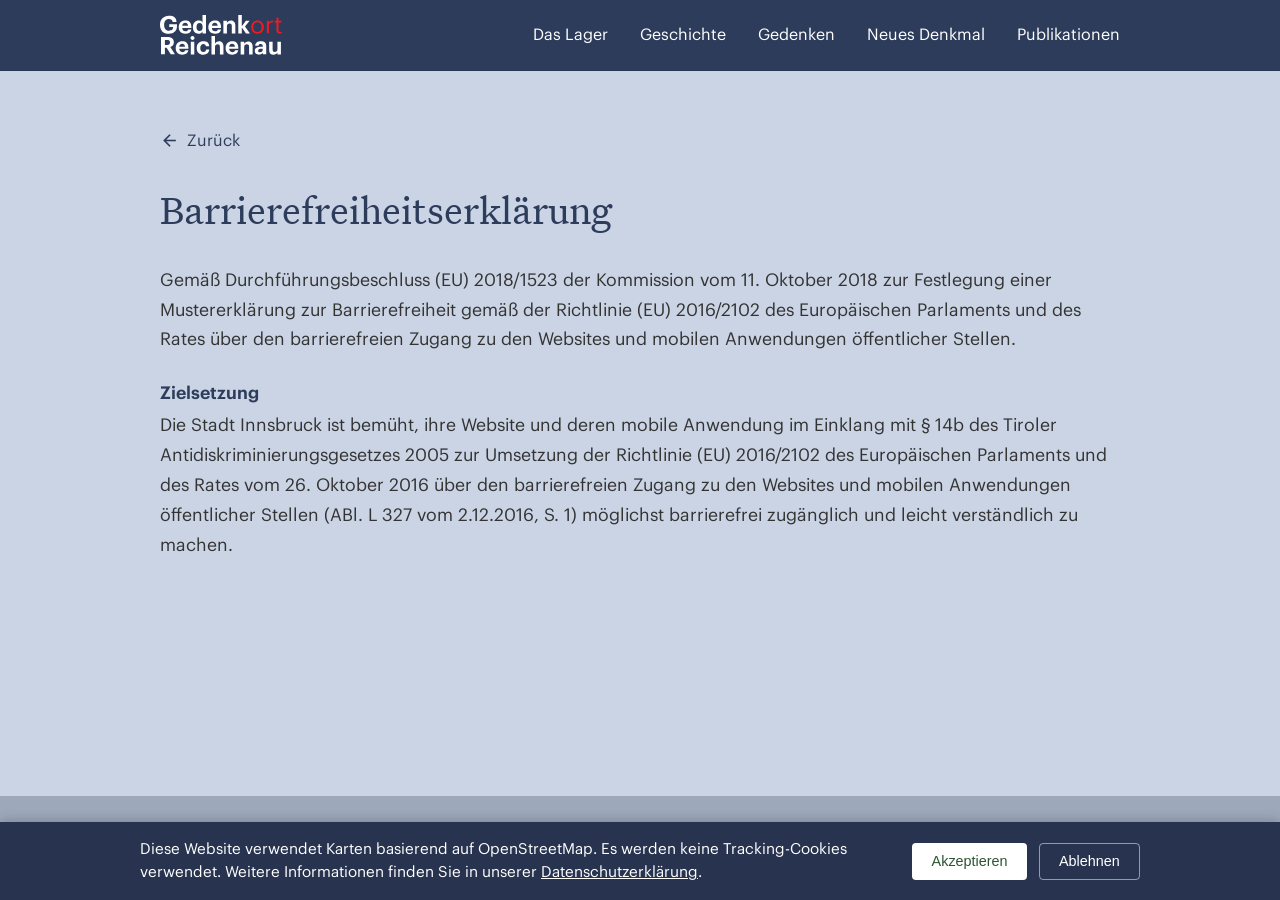
<file: barrierefreiheit.html>
<!DOCTYPE html>
<html lang="de">
<head>
    <meta charset="UTF-8">
    <meta name="viewport" content="width=device-width, initial-scale=1.0">
    <title>Barrierefreiheitserklärung - Gedenkort Reichenau</title>
    <meta name="description" content="Barrierefreiheitserklärung für den Gedenkort Reichenau - Arbeitserziehungslager Reichenau (1941-1945)">
    <link rel="icon" type="image/svg+xml" href="assets/favicon.svg">
    <link rel="stylesheet" href="css/styles.css">
</head>
<body class="subpage">
    <header class="header">
        <nav class="nav">
            <div class="nav-container">
                <a href="index.html" class="logo">
                    <img src="assets/gor-logo-white.svg" alt="Gedenkort Reichenau" class="logo-img">
                </a>
                <ul class="nav-menu">
                    <li><a href="index.html#camp" class="nav-link">Das Lager</a></li>
                    <li><a href="index.html#history" class="nav-link">Geschichte</a></li>
                    <li><a href="index.html#remembrance" class="nav-link">Gedenken</a></li>
                    <li><a href="index.html#memorial" class="nav-link">Neues Denkmal</a></li>
                    <li><a href="publikationen.html" class="nav-link">Publikationen</a></li>
                </ul>
                <div class="hamburger">
                    <span class="material-icons">menu</span>
                </div>
            </div>
        </nav>
    </header>

    <main>
        <section class="subpage-content">
            <div class="container">
                <a href="index.html" class="back-button"><span class="material-icons">arrow_back</span> Zurück</a>
                <h1>Barriere&shy;freiheits&shy;erklärung</h1>
                <p>Gemäß Durchführungsbeschluss (EU) 2018/1523 der Kommission vom 11. Oktober 2018 zur Festlegung einer Mustererklärung zur Barrierefreiheit gemäß der Richtlinie (EU) 2016/2102 des Europäischen Parlaments und des Rates über den barrierefreien Zugang zu den Websites und mobilen Anwendungen öffentlicher Stellen.</p>
                
                <h2>Zielsetzung</h2>
                <p>Die Stadt Innsbruck ist bemüht, ihre Website und deren mobile Anwendung im Einklang mit § 14b des Tiroler Antidiskriminierungsgesetzes 2005 zur Umsetzung der Richtlinie (EU) 2016/2102 des Europäischen Parlaments und des Rates vom 26. Oktober 2016 über den barrierefreien Zugang zu den Websites und mobilen Anwendungen öffentlicher Stellen (ABl. L 327 vom 2.12.2016, S. 1) möglichst barrierefrei zugänglich und leicht verständlich zu machen.</p>
            </div>
        </section>
    </main>

    <!-- Cookie Consent Banner -->
    <div id="cookie-consent" class="cookie-consent" style="display: none;">
        <div class="cookie-content">
            <p>Diese Website verwendet Karten basierend auf OpenStreetMap. Es werden keine Tracking-Cookies verwendet. Weitere Informationen finden Sie in unserer <a href="datenschutz.html">Datenschutzerklärung</a>.</p>
            <div class="cookie-buttons">
                <button id="cookie-accept" class="cookie-btn cookie-accept">Akzeptieren</button>
                <button id="cookie-reject" class="cookie-btn cookie-reject">Ablehnen</button>
            </div>
        </div>
    </div>

    <footer class="footer">
        <div class="container">
            <div class="footer-content">
                <div class="footer-links">
                    <a href="datenschutz.html">Datenschutz</a>
                    <a href="impressum.html">Impressum</a>
                    <a href="barrierefreiheit.html">Barrierefreiheitserklärung</a>
                </div>
                <div class="footer-logos">
                    <img src="assets/gor-logo.svg" alt="GoR Logo" class="footer-logo">
                    <a href="https://www.innsbruck.gv.at/" target="_blank" rel="noopener noreferrer">
                        <img src="assets/ibk-logo.svg" alt="IBK Logo" class="footer-logo">
                    </a>
                </div>
            </div>
        </div>
    </footer>

    <script src="js/script.js"></script>
</body>
</html>
</file>
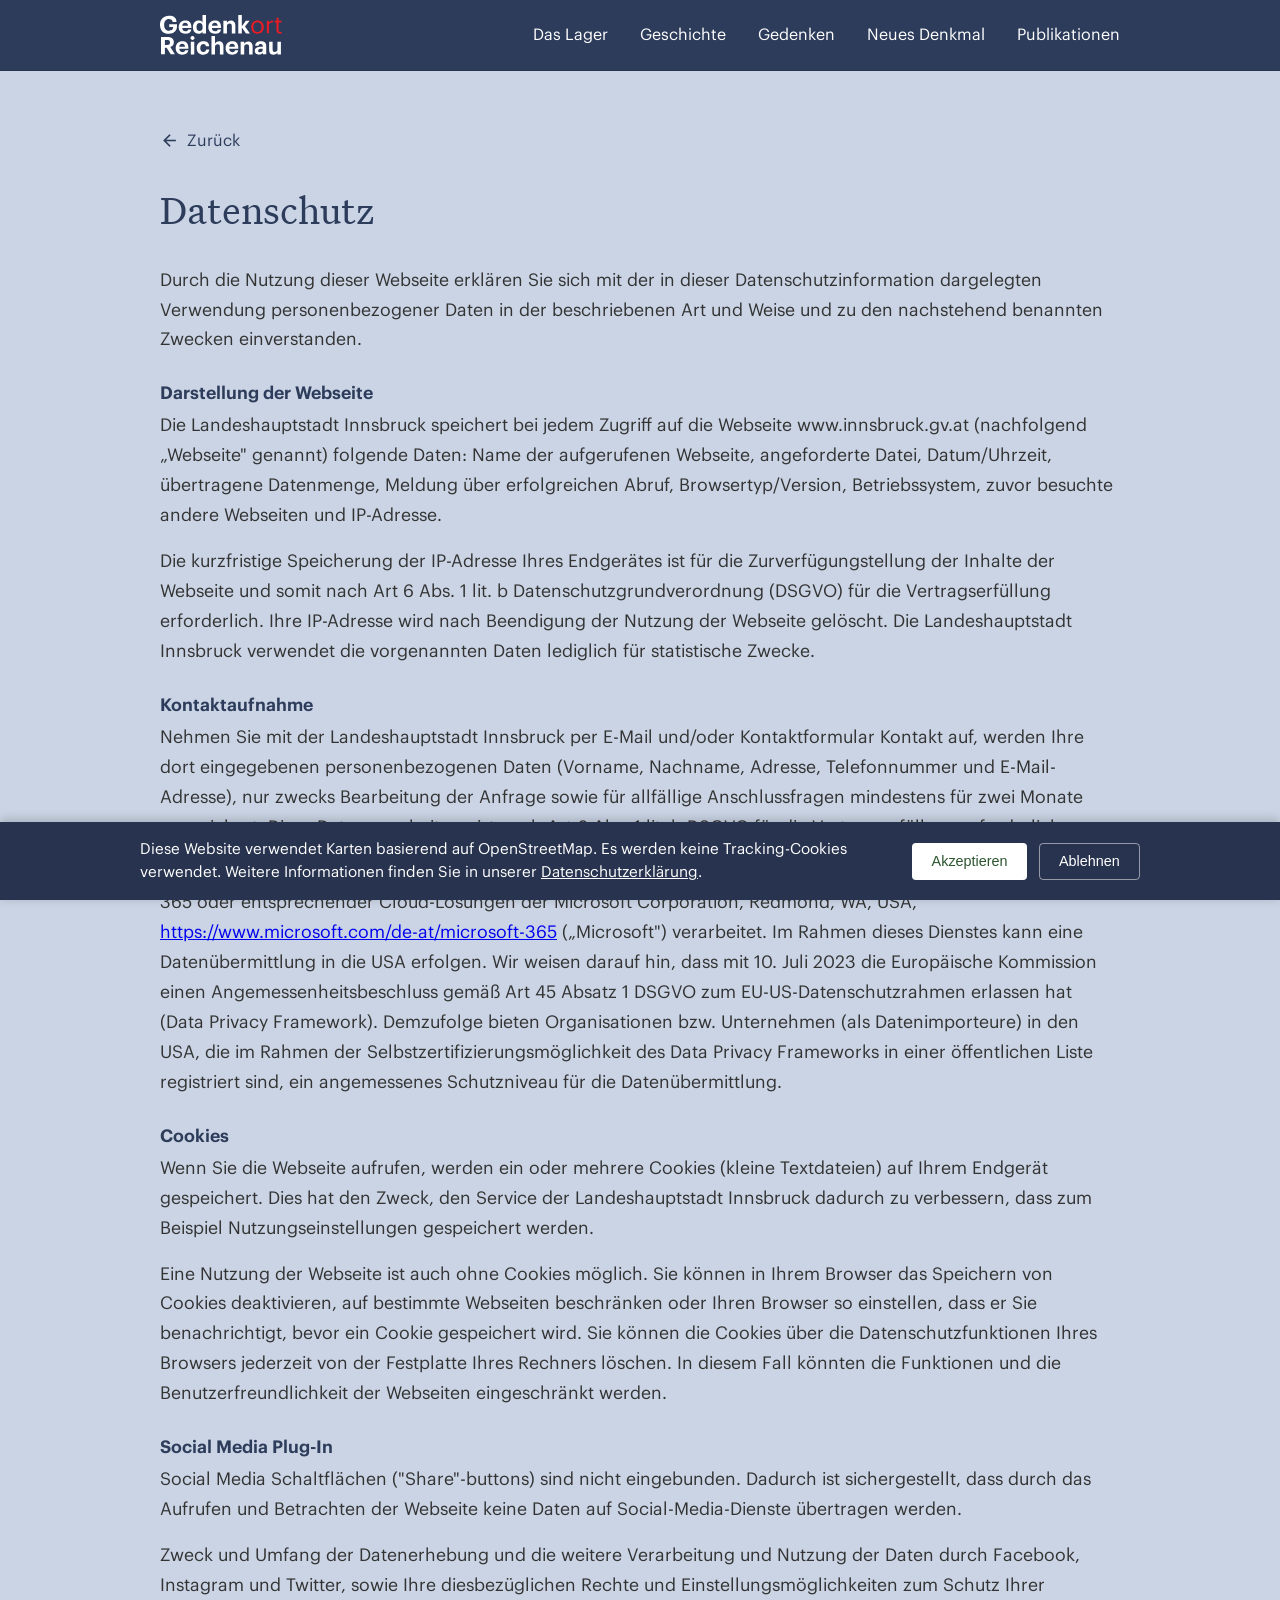
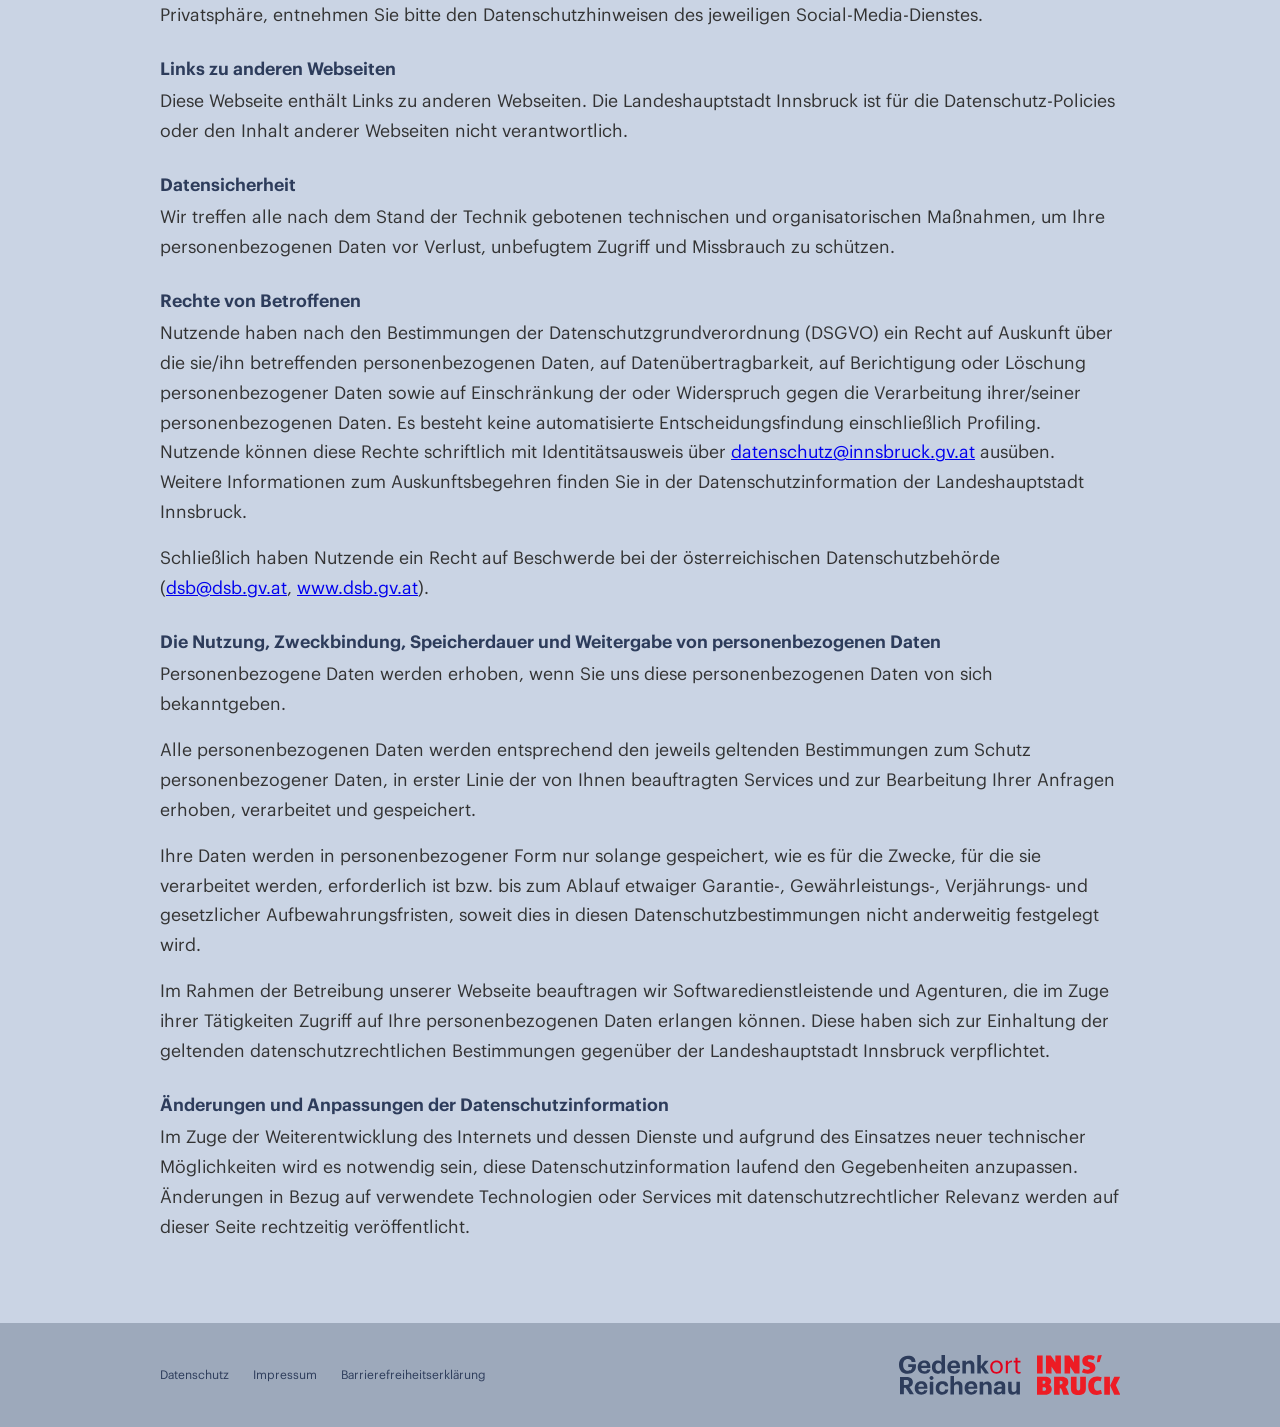
<file: datenschutz.html>
<!DOCTYPE html>
<html lang="de">
<head>
    <meta charset="UTF-8">
    <meta name="viewport" content="width=device-width, initial-scale=1.0">
    <title>Datenschutz - Gedenkort Reichenau</title>
    <meta name="description" content="Datenschutzerklärung für den Gedenkort Reichenau - Arbeitserziehungslager Reichenau (1941-1945)">
    <link rel="icon" type="image/svg+xml" href="assets/favicon.svg">
    <link rel="stylesheet" href="css/styles.css">
</head>
<body class="subpage">
    <header class="header">
        <nav class="nav">
            <div class="nav-container">
                <a href="index.html" class="logo">
                    <img src="assets/gor-logo-white.svg" alt="Gedenkort Reichenau" class="logo-img">
                </a>
                <ul class="nav-menu">
                    <li><a href="index.html#camp" class="nav-link">Das Lager</a></li>
                    <li><a href="index.html#history" class="nav-link">Geschichte</a></li>
                    <li><a href="index.html#remembrance" class="nav-link">Gedenken</a></li>
                    <li><a href="index.html#memorial" class="nav-link">Neues Denkmal</a></li>
                    <li><a href="publikationen.html" class="nav-link">Publikationen</a></li>
                </ul>
                <div class="hamburger">
                    <span class="material-icons">menu</span>
                </div>
            </div>
        </nav>
    </header>

    <main>
        <section class="subpage-content">
            <div class="container">
                <a href="index.html" class="back-button"><span class="material-icons">arrow_back</span> Zurück</a>
                <h1>Datenschutz</h1>
                <p>Durch die Nutzung dieser Webseite erklären Sie sich mit der in dieser Datenschutzinformation dargelegten Verwendung personenbezogener Daten in der beschriebenen Art und Weise und zu den nachstehend benannten Zwecken einverstanden.</p>
                
                <h2>Darstellung der Webseite</h2>
                <p>Die Landeshauptstadt Innsbruck speichert bei jedem Zugriff auf die Webseite www.innsbruck.gv.at (nachfolgend „Webseite" genannt) folgende Daten: Name der aufgerufenen Webseite, angeforderte Datei, Datum/Uhrzeit, übertragene Datenmenge, Meldung über erfolgreichen Abruf, Browsertyp/Version, Betriebssystem, zuvor besuchte andere Webseiten und IP-Adresse.</p>
                <p>Die kurzfristige Speicherung der IP-Adresse Ihres Endgerätes ist für die Zurverfügungstellung der Inhalte der Webseite und somit nach Art 6 Abs. 1 lit. b Datenschutzgrundverordnung (DSGVO) für die Vertragserfüllung erforderlich. Ihre IP-Adresse wird nach Beendigung der Nutzung der Webseite gelöscht. Die Landeshauptstadt Innsbruck verwendet die vorgenannten Daten lediglich für statistische Zwecke.</p>
                
                <h2>Kontaktaufnahme</h2>
                <p>Nehmen Sie mit der Landeshauptstadt Innsbruck per E-Mail und/oder Kontaktformular Kontakt auf, werden Ihre dort eingegebenen personenbezogenen Daten (Vorname, Nachname, Adresse, Telefonnummer und E-Mail-Adresse), nur zwecks Bearbeitung der Anfrage sowie für allfällige Anschlussfragen mindestens für zwei Monate gespeichert. Diese Datenverarbeitung ist nach Art 6 Abs. 1 lit. b DSGVO für die Vertragserfüllung erforderlich.</p>
                <p>Nutzen Sie zur Kontaktaufnahme eine E-Mailadresse, dann werden Ihre personenbezogenen Daten über Microsoft 365 oder entsprechender Cloud-Lösungen der Microsoft Corporation, Redmond, WA, USA, <a href="https://www.microsoft.com/de-at/microsoft-365">https://www.microsoft.com/de-at/microsoft-365</a> („Microsoft") verarbeitet. Im Rahmen dieses Dienstes kann eine Datenübermittlung in die USA erfolgen. Wir weisen darauf hin, dass mit 10. Juli 2023 die Europäische Kommission einen Angemessenheitsbeschluss gemäß Art 45 Absatz 1 DSGVO zum EU-US-Datenschutzrahmen erlassen hat (Data Privacy Framework). Demzufolge bieten Organisationen bzw. Unternehmen (als Datenimporteure) in den USA, die im Rahmen der Selbstzertifizierungsmöglichkeit des Data Privacy Frameworks in einer öffentlichen Liste registriert sind, ein angemessenes Schutzniveau für die Datenübermittlung.</p>
                
                <h2>Cookies</h2>
                <p>Wenn Sie die Webseite aufrufen, werden ein oder mehrere Cookies (kleine Textdateien) auf Ihrem Endgerät gespeichert. Dies hat den Zweck, den Service der Landeshauptstadt Innsbruck dadurch zu verbessern, dass zum Beispiel Nutzungseinstellungen gespeichert werden.</p>
                <p>Eine Nutzung der Webseite ist auch ohne Cookies möglich. Sie können in Ihrem Browser das Speichern von Cookies deaktivieren, auf bestimmte Webseiten beschränken oder Ihren Browser so einstellen, dass er Sie benachrichtigt, bevor ein Cookie gespeichert wird. Sie können die Cookies über die Datenschutzfunktionen Ihres Browsers jederzeit von der Festplatte Ihres Rechners löschen. In diesem Fall könnten die Funktionen und die Benutzerfreundlichkeit der Webseiten eingeschränkt werden.</p>
                
                <h2>Social Media Plug-In</h2>
                <p>Social Media Schaltflächen ("Share"-buttons) sind nicht eingebunden. Dadurch ist sichergestellt, dass durch das Aufrufen und Betrachten der Webseite keine Daten auf Social-Media-Dienste übertragen werden.</p>
                <p>Zweck und Umfang der Datenerhebung und die weitere Verarbeitung und Nutzung der Daten durch Facebook, Instagram und Twitter, sowie Ihre diesbezüglichen Rechte und Einstellungsmöglichkeiten zum Schutz Ihrer Privatsphäre, entnehmen Sie bitte den Datenschutzhinweisen des jeweiligen Social-Media-Dienstes.</p>
                
                <h2>Links zu anderen Webseiten</h2>
                <p>Diese Webseite enthält Links zu anderen Webseiten. Die Landeshauptstadt Innsbruck ist für die Datenschutz-Policies oder den Inhalt anderer Webseiten nicht verantwortlich.</p>
                
                <h2>Datensicherheit</h2>
                <p>Wir treffen alle nach dem Stand der Technik gebotenen technischen und organisatorischen Maßnahmen, um Ihre personenbezogenen Daten vor Verlust, unbefugtem Zugriff und Missbrauch zu schützen.</p>
                
                <h2>Rechte von Betroffenen</h2>
                <p>Nutzende haben nach den Bestimmungen der Datenschutzgrundverordnung (DSGVO) ein Recht auf Auskunft über die sie/ihn betreffenden personenbezogenen Daten, auf Datenübertragbarkeit, auf Berichtigung oder Löschung personenbezogener Daten sowie auf Einschränkung der oder Widerspruch gegen die Verarbeitung ihrer/seiner personenbezogenen Daten. Es besteht keine automatisierte Entscheidungsfindung einschließlich Profiling. Nutzende können diese Rechte schriftlich mit Identitätsausweis über <a href="mailto:datenschutz@innsbruck.gv.at">datenschutz@innsbruck.gv.at</a> ausüben. Weitere Informationen zum Auskunftsbegehren finden Sie in der Datenschutzinformation der Landeshauptstadt Innsbruck.</p>
                <p>Schließlich haben Nutzende ein Recht auf Beschwerde bei der österreichischen Datenschutzbehörde (<a href="mailto:dsb@dsb.gv.at">dsb@dsb.gv.at</a>, <a href="https://www.dsb.gv.at">www.dsb.gv.at</a>).</p>
                
                <h2>Die Nutzung, Zweckbindung, Speicherdauer und Weitergabe von personenbezogenen Daten</h2>
                <p>Personenbezogene Daten werden erhoben, wenn Sie uns diese personenbezogenen Daten von sich bekanntgeben.</p>
                <p>Alle personenbezogenen Daten werden entsprechend den jeweils geltenden Bestimmungen zum Schutz personenbezogener Daten, in erster Linie der von Ihnen beauftragten Services und zur Bearbeitung Ihrer Anfragen erhoben, verarbeitet und gespeichert.</p>
                <p>Ihre Daten werden in personenbezogener Form nur solange gespeichert, wie es für die Zwecke, für die sie verarbeitet werden, erforderlich ist bzw. bis zum Ablauf etwaiger Garantie-, Gewährleistungs-, Verjährungs- und gesetzlicher Aufbewahrungsfristen, soweit dies in diesen Datenschutzbestimmungen nicht anderweitig festgelegt wird.</p>
                <p>Im Rahmen der Betreibung unserer Webseite beauftragen wir Softwaredienstleistende und Agenturen, die im Zuge ihrer Tätigkeiten Zugriff auf Ihre personenbezogenen Daten erlangen können. Diese haben sich zur Einhaltung der geltenden datenschutzrechtlichen Bestimmungen gegenüber der Landeshauptstadt Innsbruck verpflichtet.</p>
                
                <h2>Änderungen und Anpassungen der Datenschutzinformation</h2>
                <p>Im Zuge der Weiterentwicklung des Internets und dessen Dienste und aufgrund des Einsatzes neuer technischer Möglichkeiten wird es notwendig sein, diese Datenschutzinformation laufend den Gegebenheiten anzupassen. Änderungen in Bezug auf verwendete Technologien oder Services mit datenschutzrechtlicher Relevanz werden auf dieser Seite rechtzeitig veröffentlicht.</p>
            </div>
        </section>
    </main>

    <!-- Cookie Consent Banner -->
    <div id="cookie-consent" class="cookie-consent" style="display: none;">
        <div class="cookie-content">
            <p>Diese Website verwendet Karten basierend auf OpenStreetMap. Es werden keine Tracking-Cookies verwendet. Weitere Informationen finden Sie in unserer <a href="datenschutz.html">Datenschutzerklärung</a>.</p>
            <div class="cookie-buttons">
                <button id="cookie-accept" class="cookie-btn cookie-accept">Akzeptieren</button>
                <button id="cookie-reject" class="cookie-btn cookie-reject">Ablehnen</button>
            </div>
        </div>
    </div>

    <footer class="footer">
        <div class="container">
            <div class="footer-content">
                <div class="footer-links">
                    <a href="datenschutz.html">Datenschutz</a>
                    <a href="impressum.html">Impressum</a>
                    <a href="barrierefreiheit.html">Barrierefreiheitserklärung</a>
                </div>
                <div class="footer-logos">
                    <img src="assets/gor-logo.svg" alt="GoR Logo" class="footer-logo">
                    <a href="https://www.innsbruck.gv.at/" target="_blank" rel="noopener noreferrer">
                        <img src="assets/ibk-logo.svg" alt="IBK Logo" class="footer-logo">
                    </a>
                </div>
            </div>
        </div>
    </footer>

    <script src="js/script.js"></script>
</body>
</html>
</file>
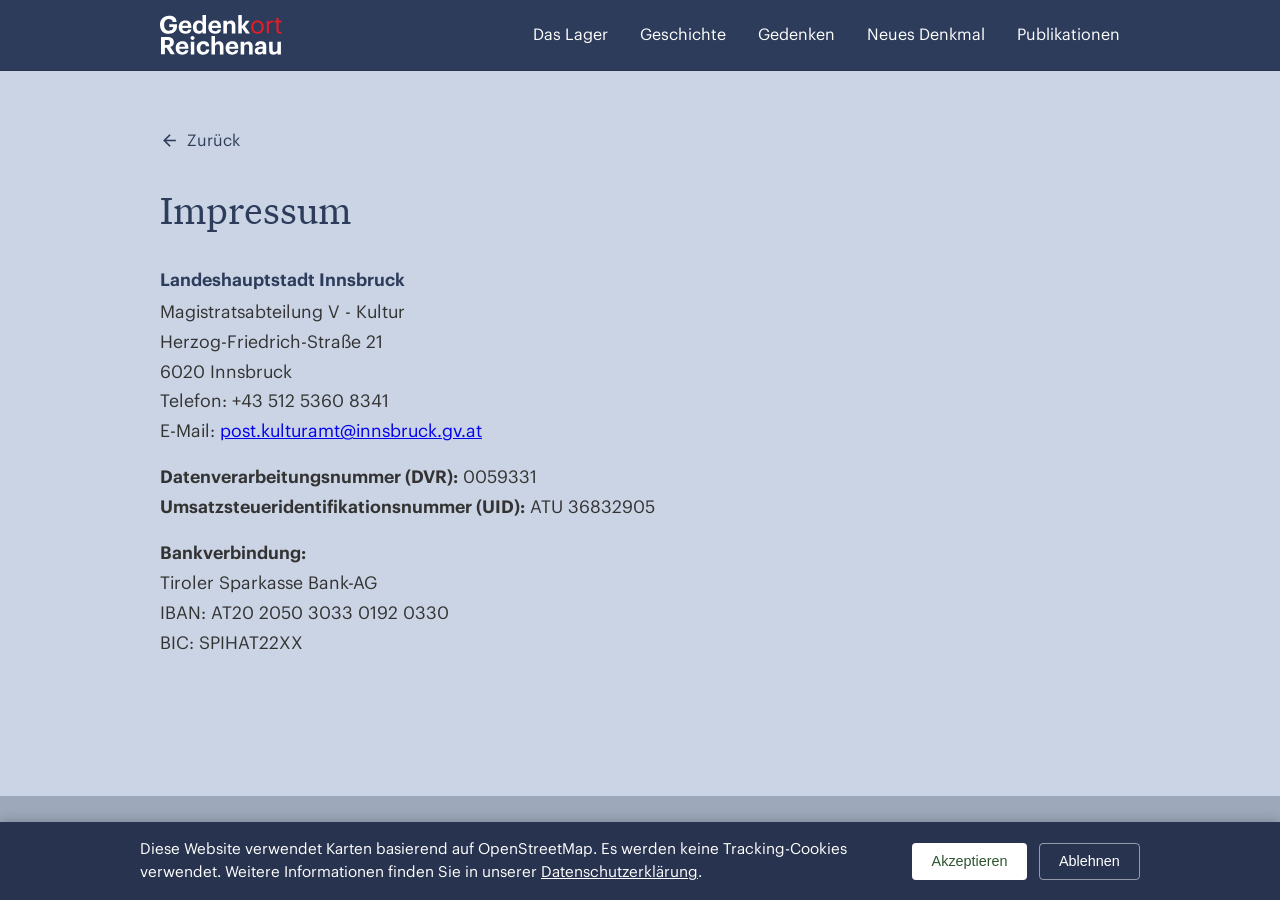
<file: impressum.html>
<!DOCTYPE html>
<html lang="de">
<head>
    <meta charset="UTF-8">
    <meta name="viewport" content="width=device-width, initial-scale=1.0">
    <title>Impressum - Gedenkort Reichenau</title>
    <meta name="description" content="Impressum für den Gedenkort Reichenau - Arbeitserziehungslager Reichenau (1941-1945)">
    <link rel="icon" type="image/svg+xml" href="assets/favicon.svg">
    <link rel="stylesheet" href="css/styles.css">
</head>
<body class="subpage">
    <header class="header">
        <nav class="nav">
            <div class="nav-container">
                <a href="index.html" class="logo">
                    <img src="assets/gor-logo-white.svg" alt="Gedenkort Reichenau" class="logo-img">
                </a>
                <ul class="nav-menu">
                    <li><a href="index.html#camp" class="nav-link">Das Lager</a></li>
                    <li><a href="index.html#history" class="nav-link">Geschichte</a></li>
                    <li><a href="index.html#remembrance" class="nav-link">Gedenken</a></li>
                    <li><a href="index.html#memorial" class="nav-link">Neues Denkmal</a></li>
                    <li><a href="publikationen.html" class="nav-link">Publikationen</a></li>
                </ul>
                <div class="hamburger">
                    <span class="material-icons">menu</span>
                </div>
            </div>
        </nav>
    </header>

    <main>
        <section class="subpage-content">
            <div class="container">
                <a href="index.html" class="back-button"><span class="material-icons">arrow_back</span> Zurück</a>
                <h1>Impressum</h1>
                
                <h2>Landeshauptstadt Innsbruck</h2>
                
                <p>
                    Magistratsabteilung V - Kultur<br>
                    Herzog-Friedrich-Straße 21<br>
                    6020 Innsbruck<br>
                    Telefon: +43 512 5360 8341<br>
                    E-Mail: <a href="mailto:post.kulturamt@innsbruck.gv.at">post.kulturamt@innsbruck.gv.at</a>
                </p>
                
                <p>
                    <strong>Datenverarbeitungsnummer (DVR):</strong> 0059331<br>
                    <strong>Umsatzsteueridentifikationsnummer (UID):</strong> ATU 36832905
                </p>
                
                <p>
                    <strong>Bankverbindung:</strong><br>
                    Tiroler Sparkasse Bank-AG<br>
                    IBAN: AT20 2050 3033 0192 0330<br>
                    BIC: SPIHAT22XX
                </p>
            </div>
        </section>
    </main>

    <!-- Cookie Consent Banner -->
    <div id="cookie-consent" class="cookie-consent" style="display: none;">
        <div class="cookie-content">
            <p>Diese Website verwendet Karten basierend auf OpenStreetMap. Es werden keine Tracking-Cookies verwendet. Weitere Informationen finden Sie in unserer <a href="datenschutz.html">Datenschutzerklärung</a>.</p>
            <div class="cookie-buttons">
                <button id="cookie-accept" class="cookie-btn cookie-accept">Akzeptieren</button>
                <button id="cookie-reject" class="cookie-btn cookie-reject">Ablehnen</button>
            </div>
        </div>
    </div>

    <footer class="footer">
        <div class="container">
            <div class="footer-content">
                <div class="footer-links">
                    <a href="datenschutz.html">Datenschutz</a>
                    <a href="impressum.html">Impressum</a>
                    <a href="barrierefreiheit.html">Barrierefreiheitserklärung</a>
                </div>
                <div class="footer-logos">
                    <img src="assets/gor-logo.svg" alt="GoR Logo" class="footer-logo">
                    <a href="https://www.innsbruck.gv.at/" target="_blank" rel="noopener noreferrer">
                        <img src="assets/ibk-logo.svg" alt="IBK Logo" class="footer-logo">
                    </a>
                </div>
            </div>
        </div>
    </footer>

    <script src="js/script.js"></script>
</body>
</html>
</file>
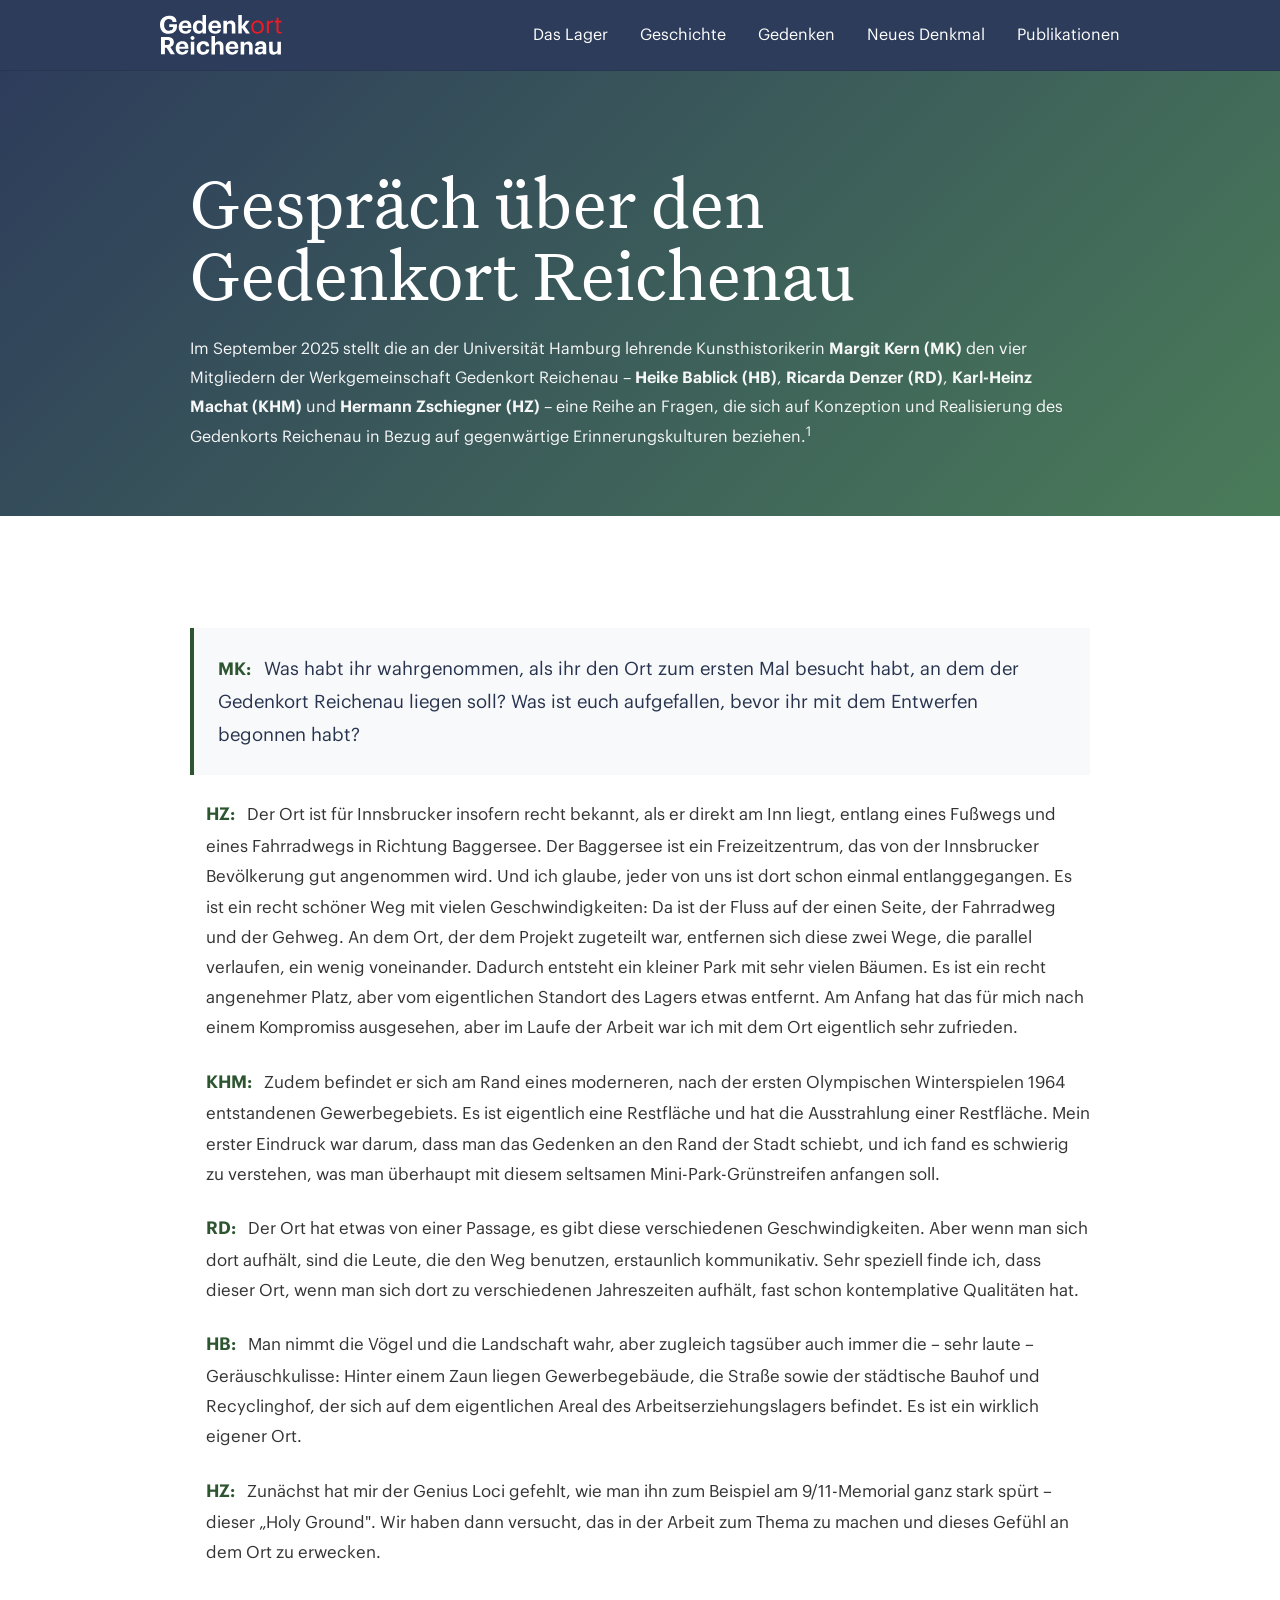
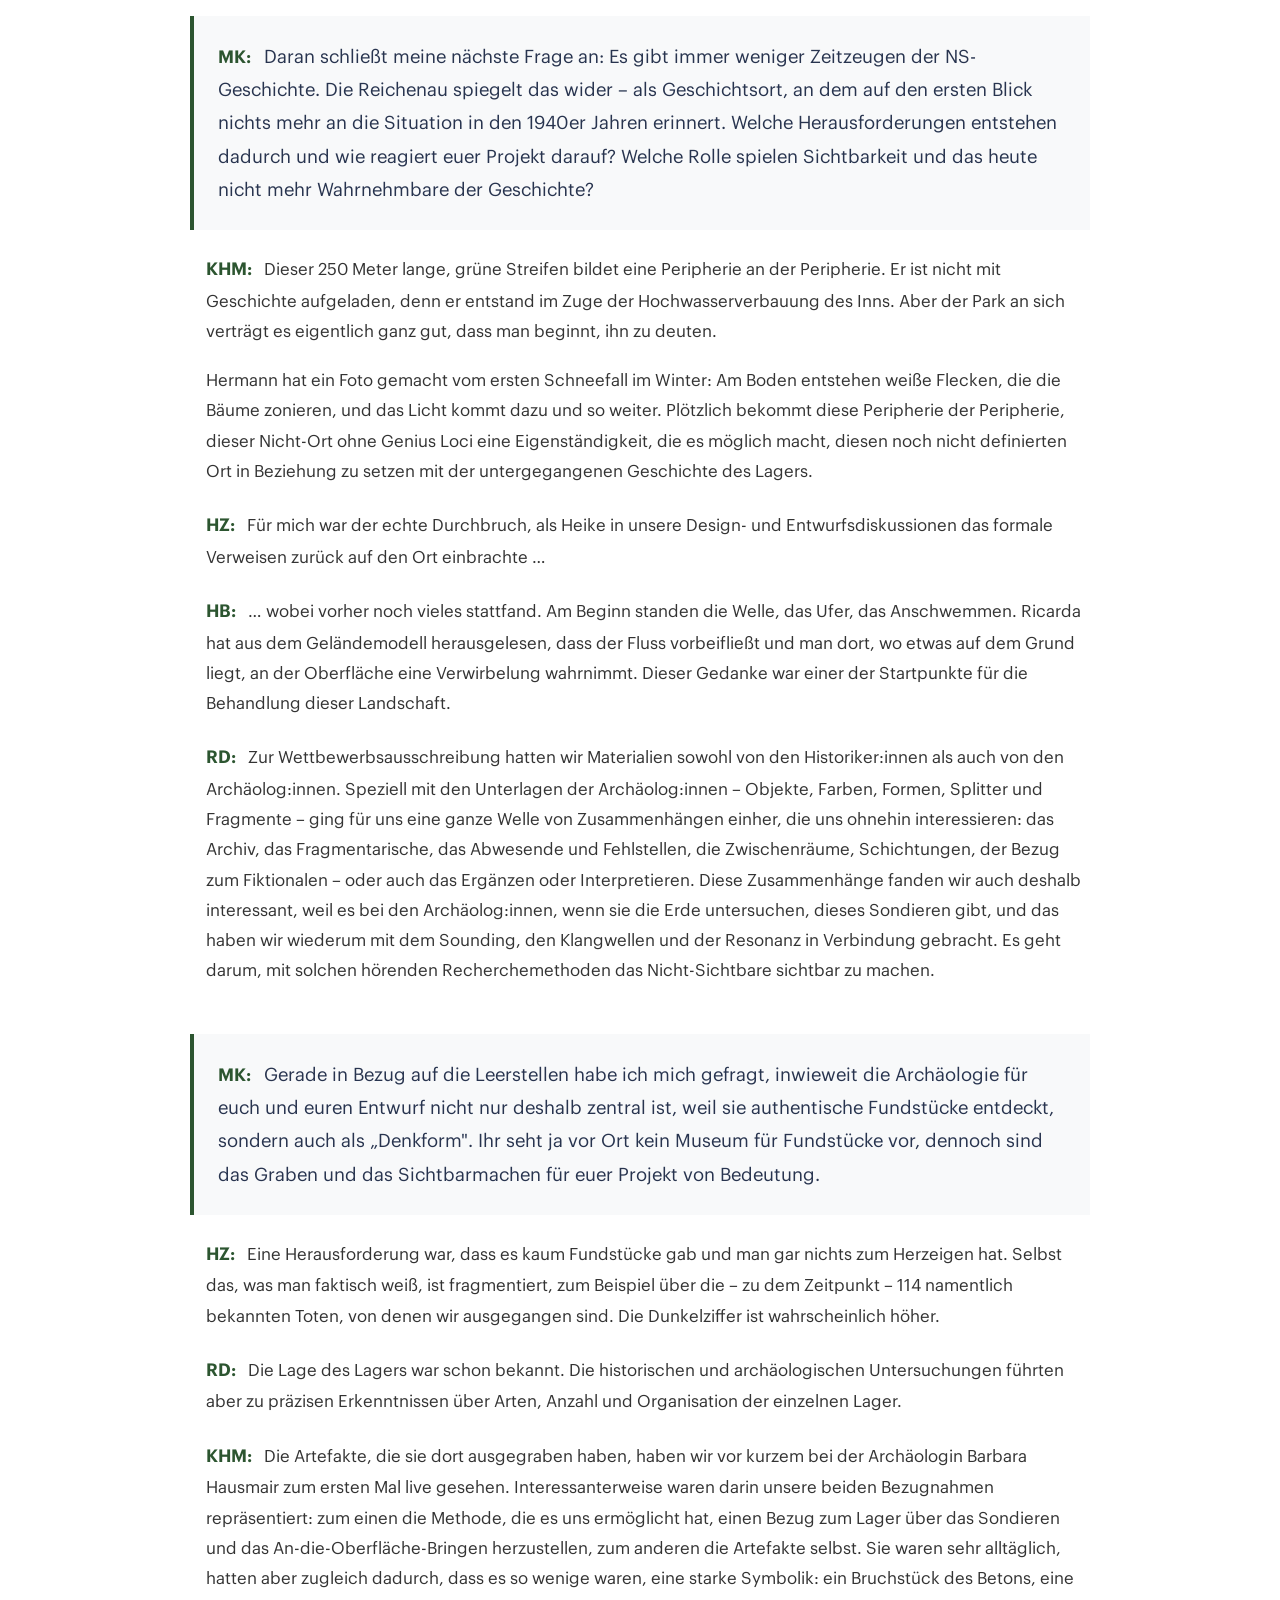
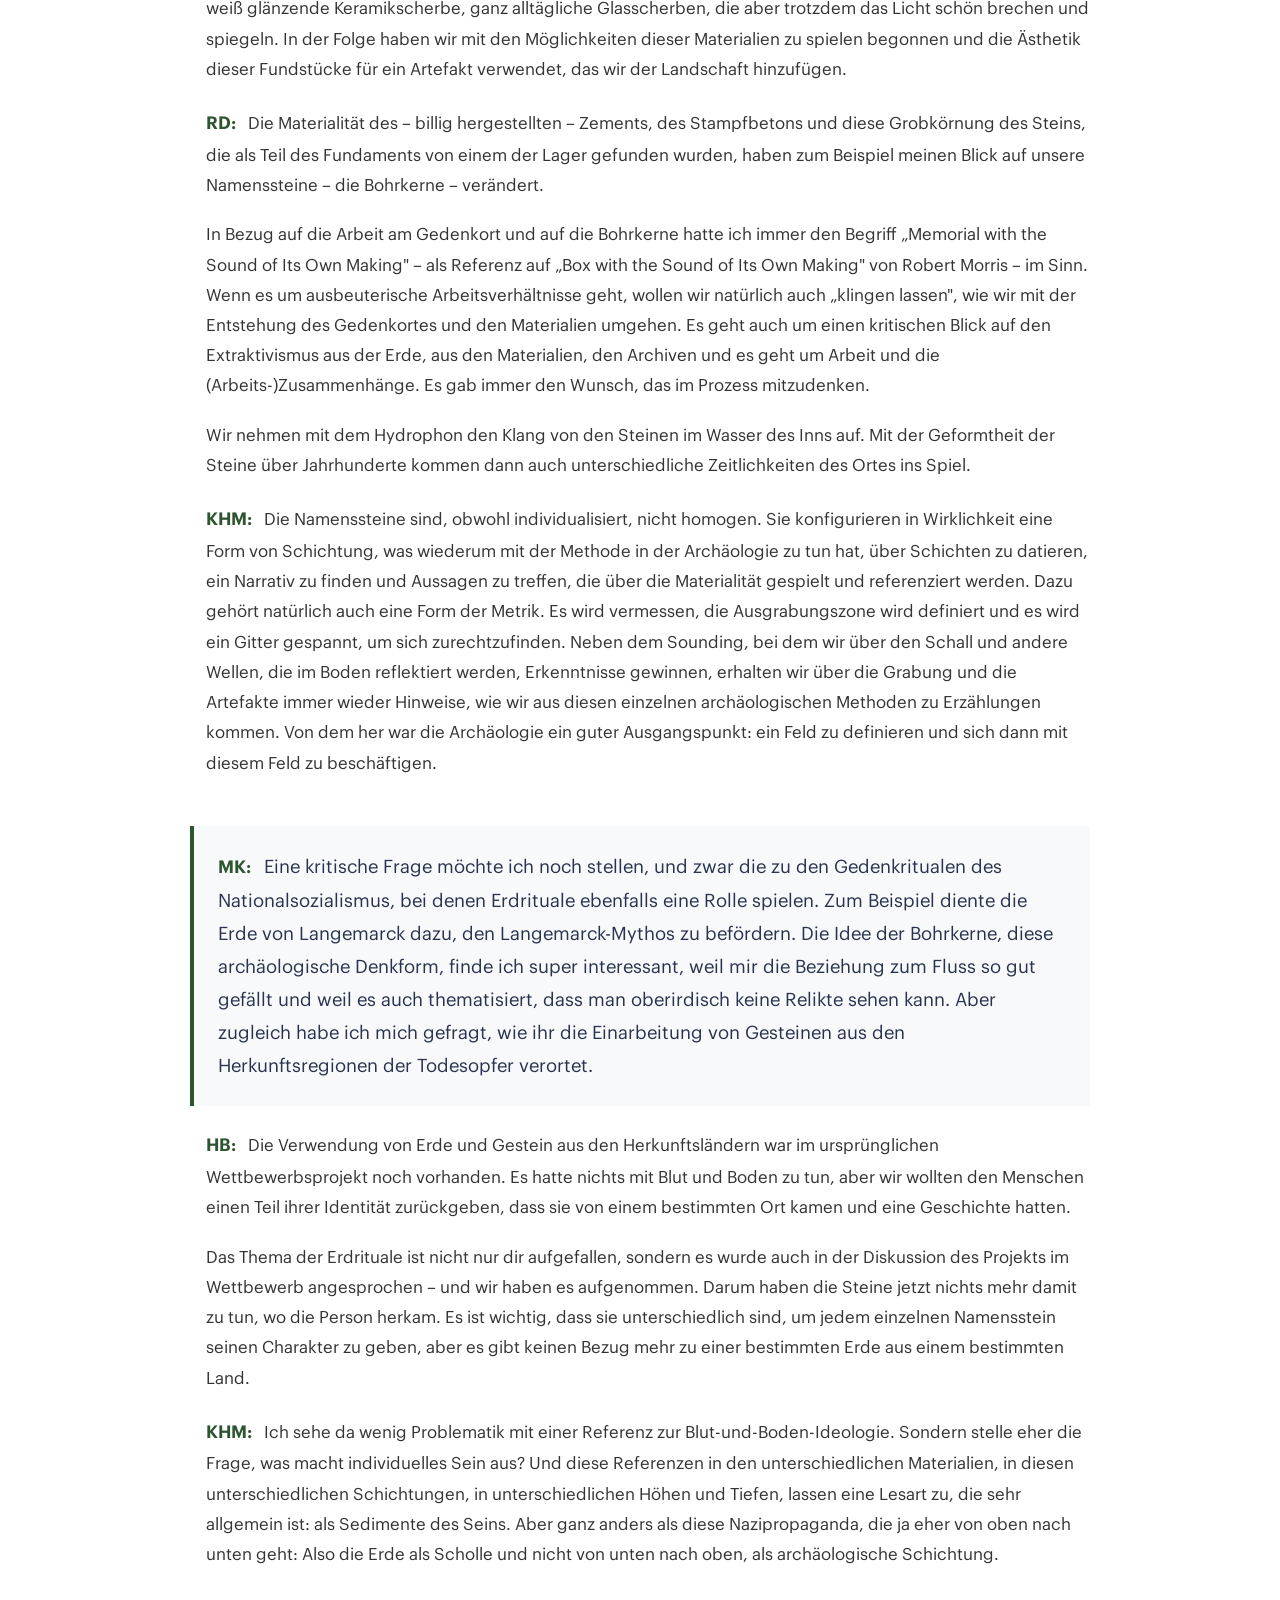
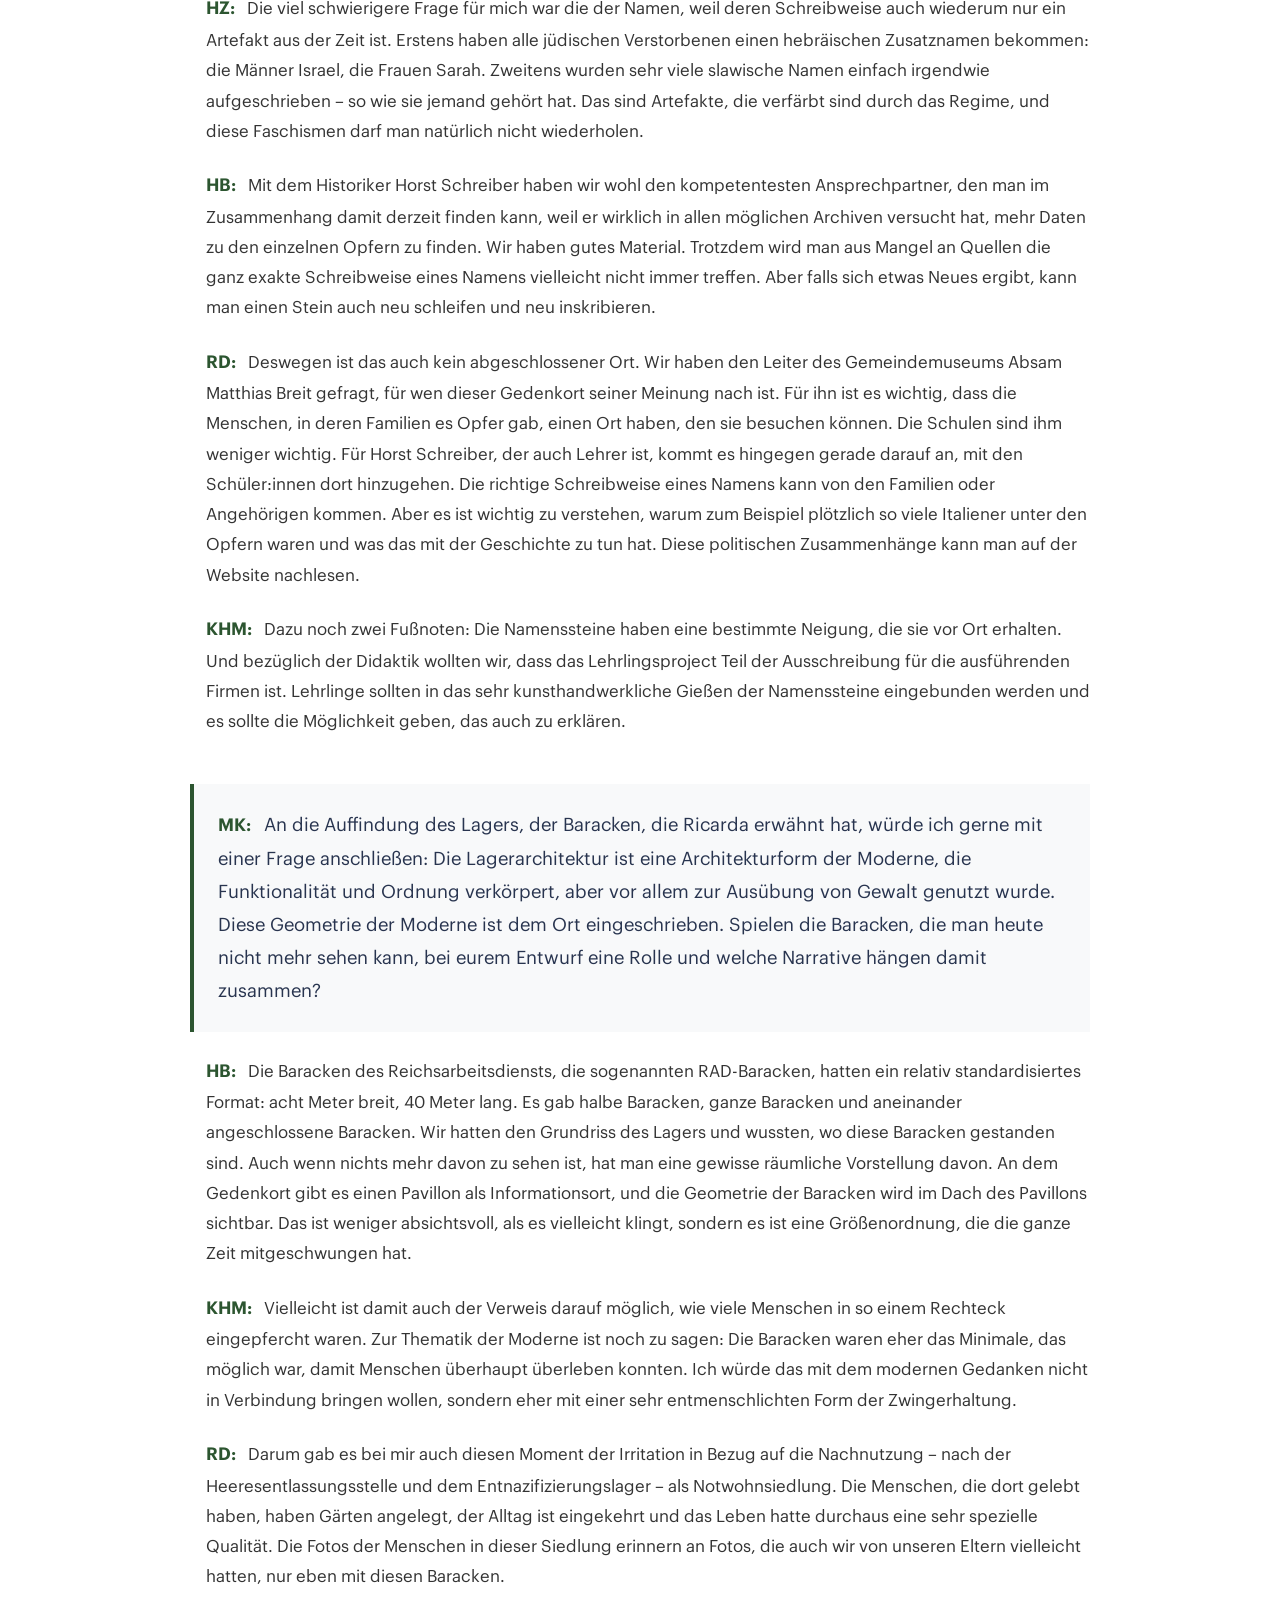
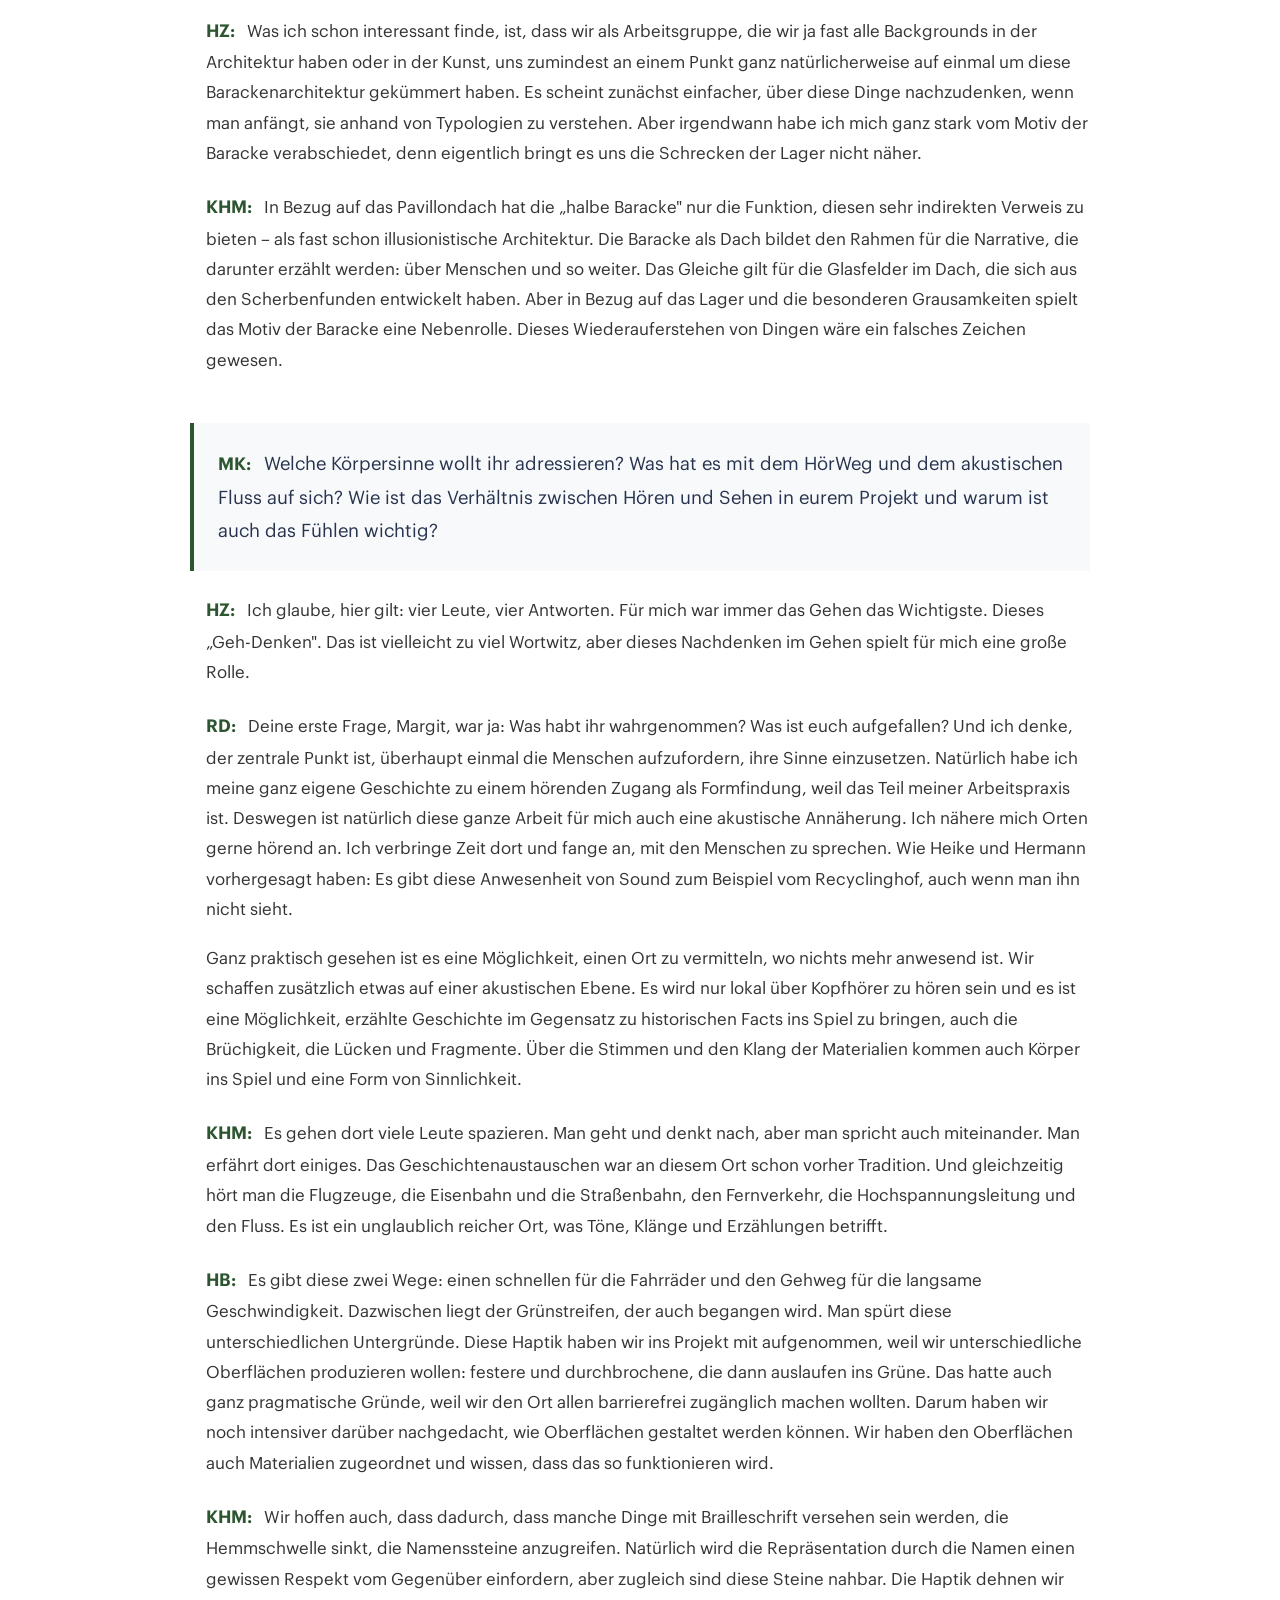
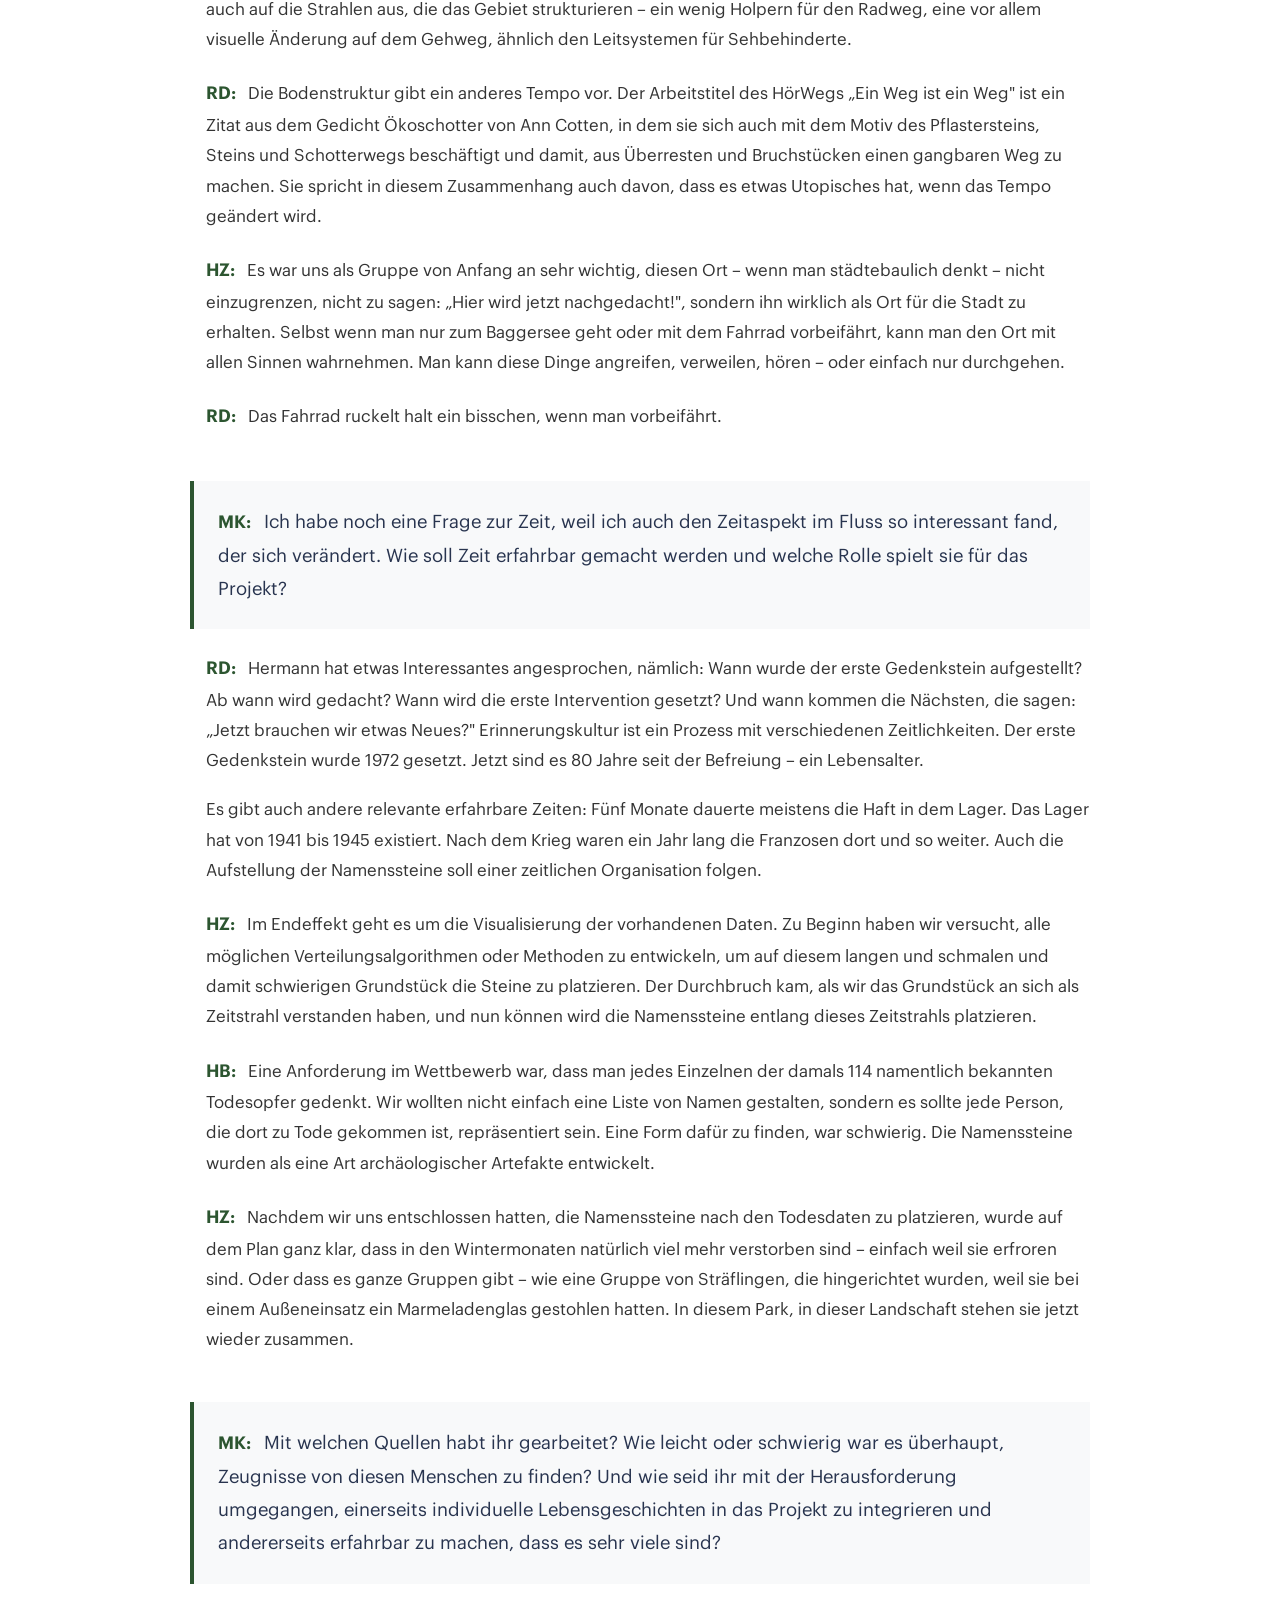
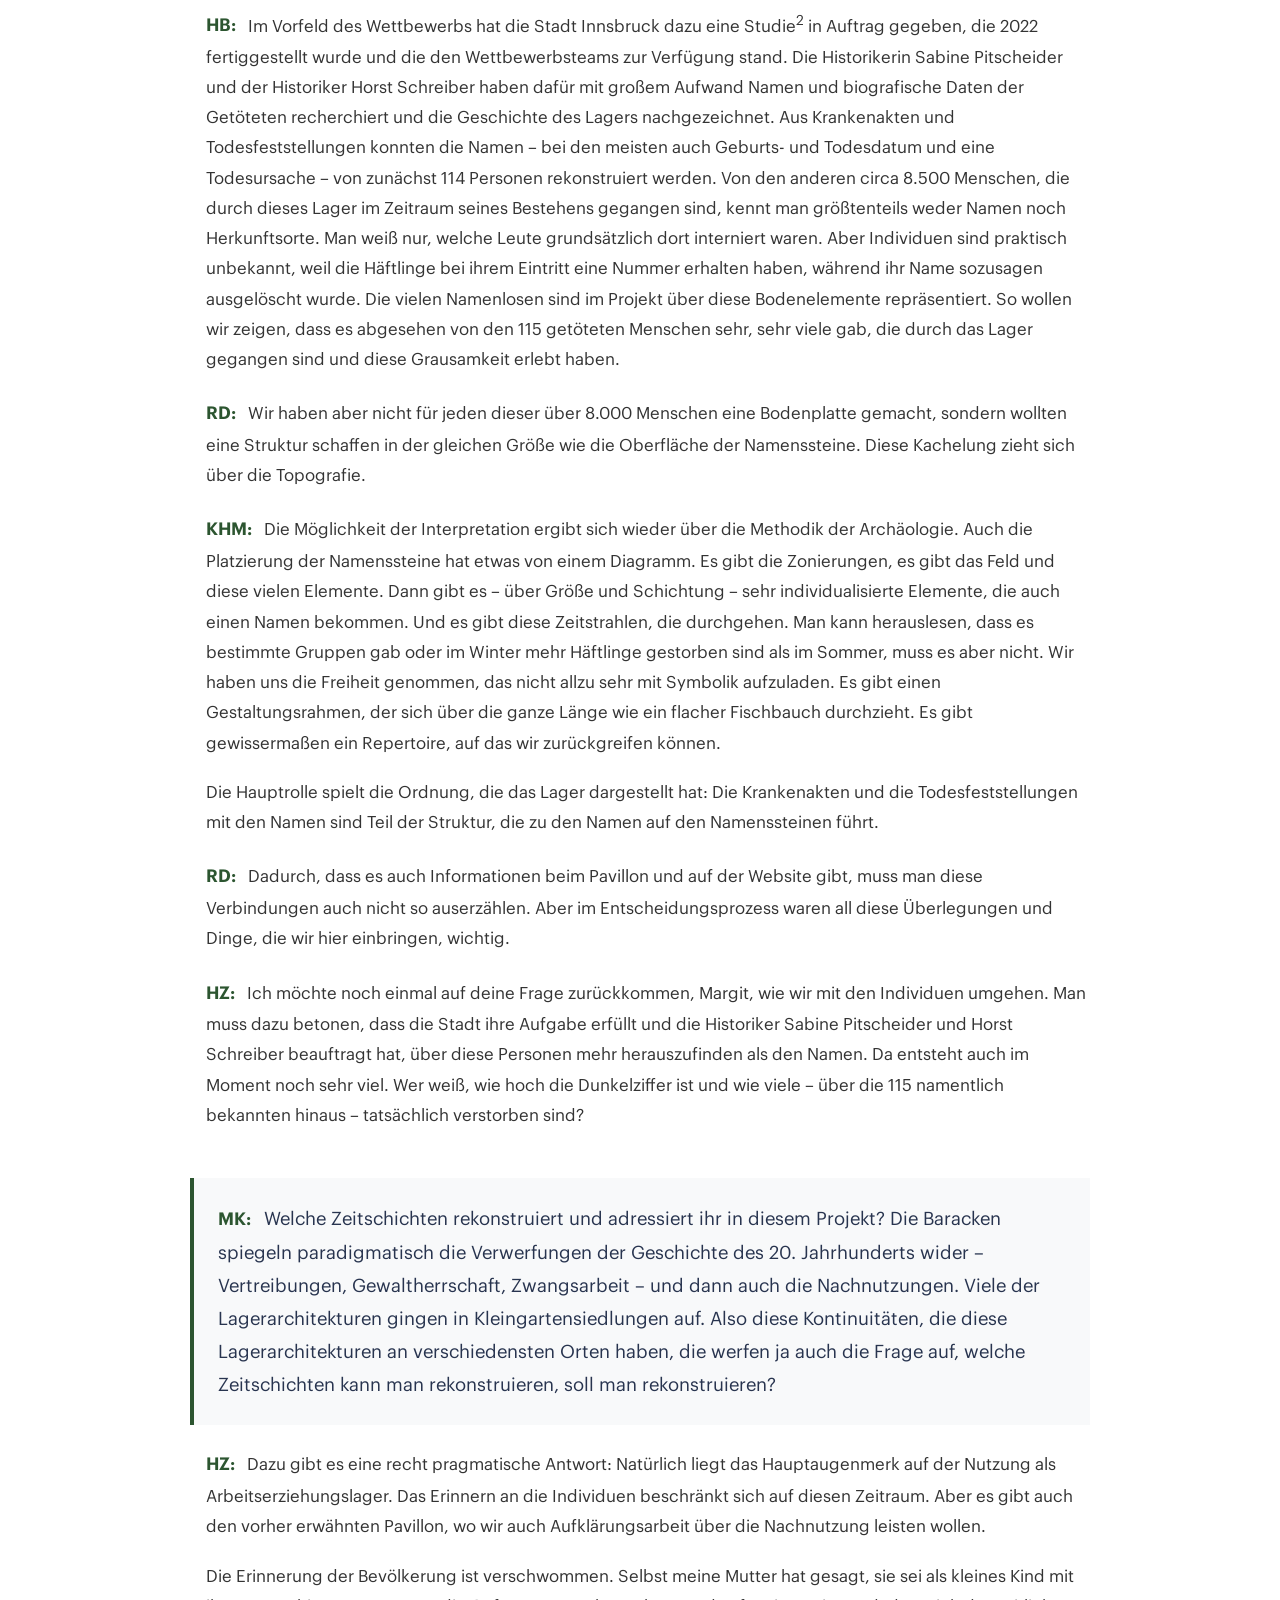
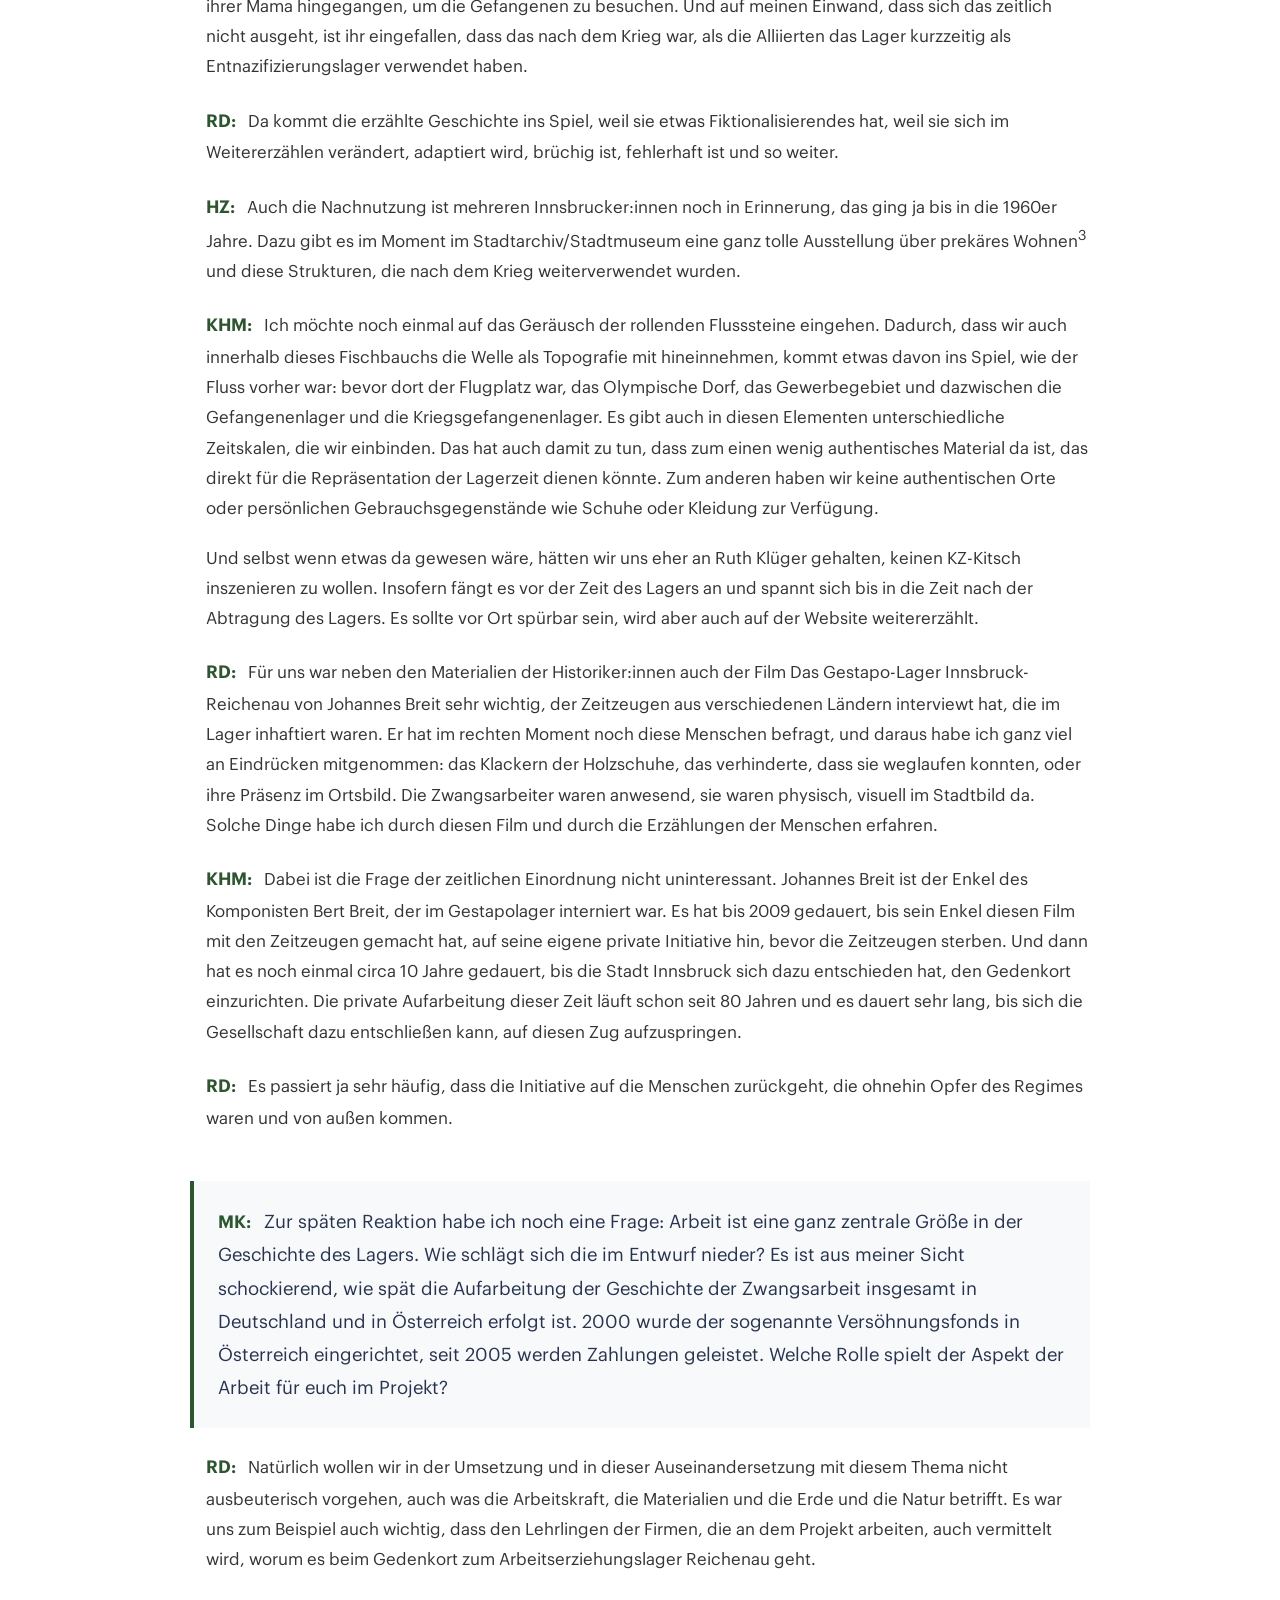
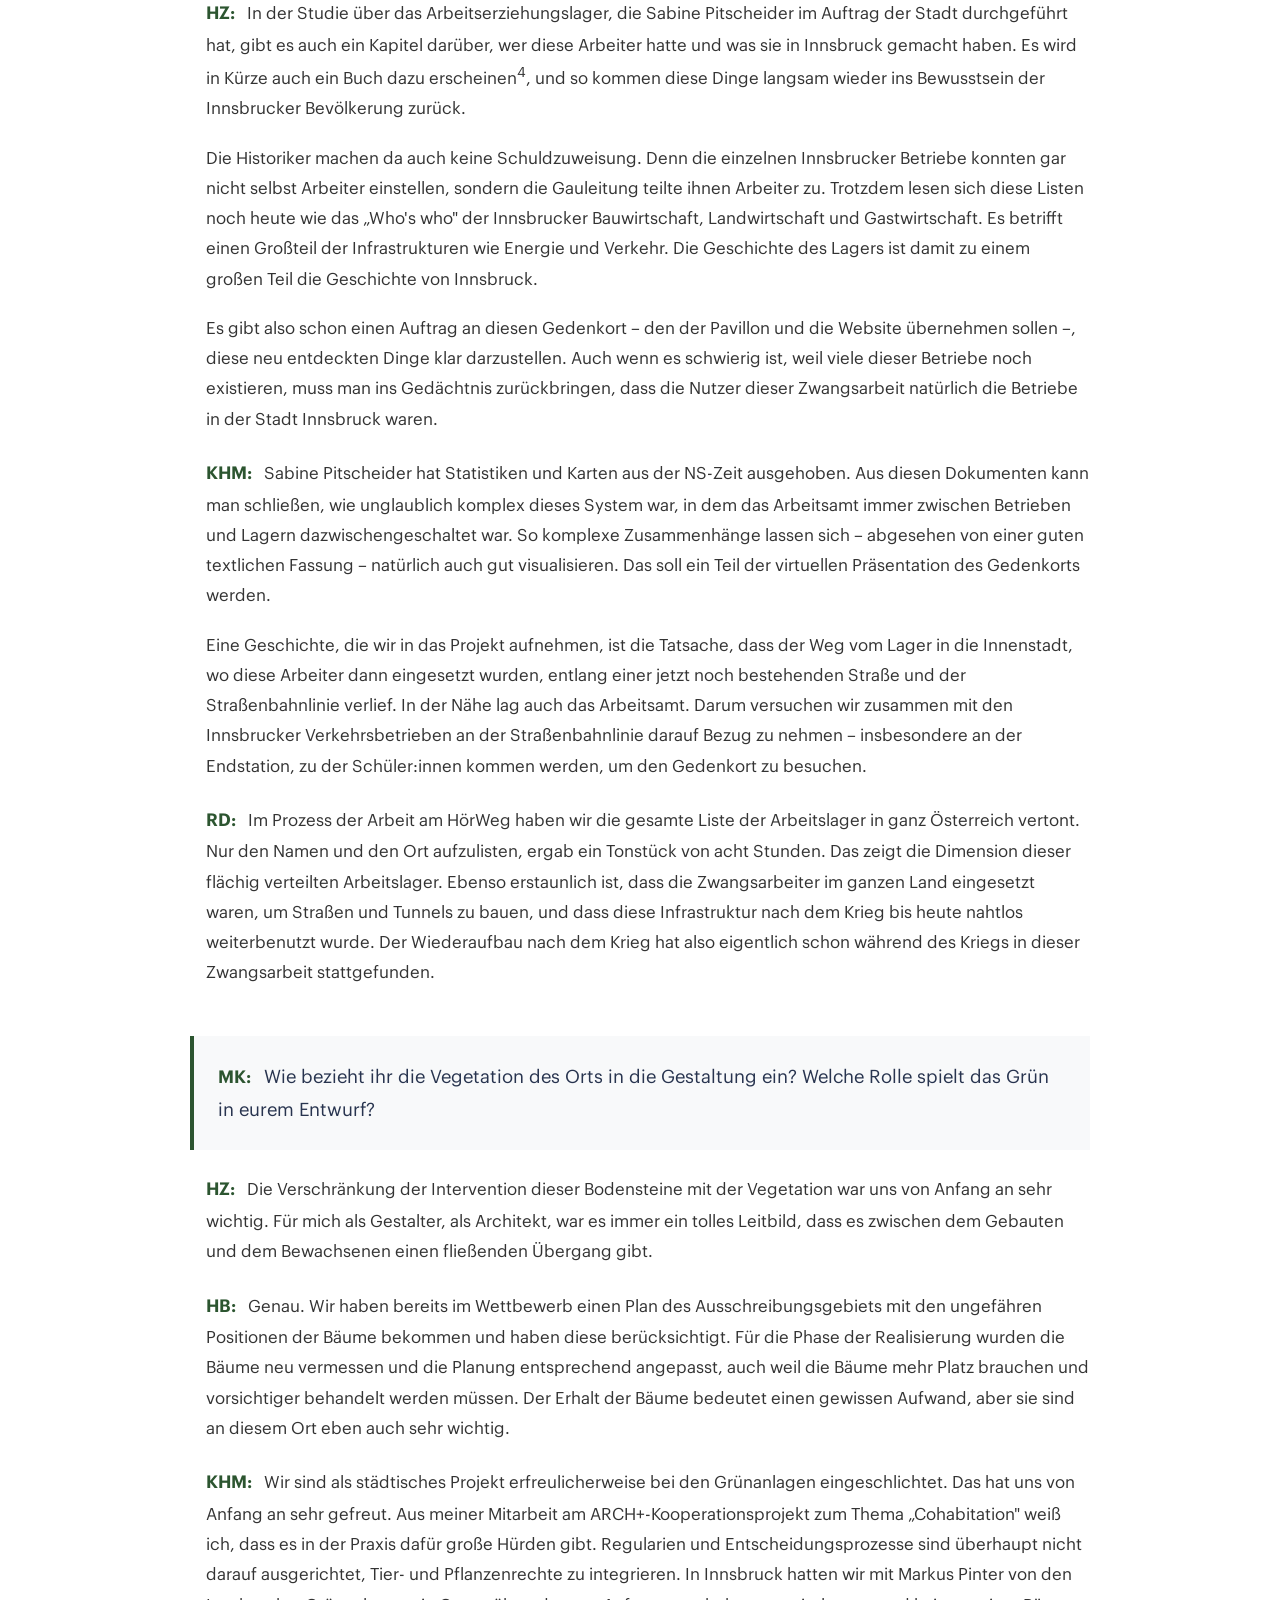
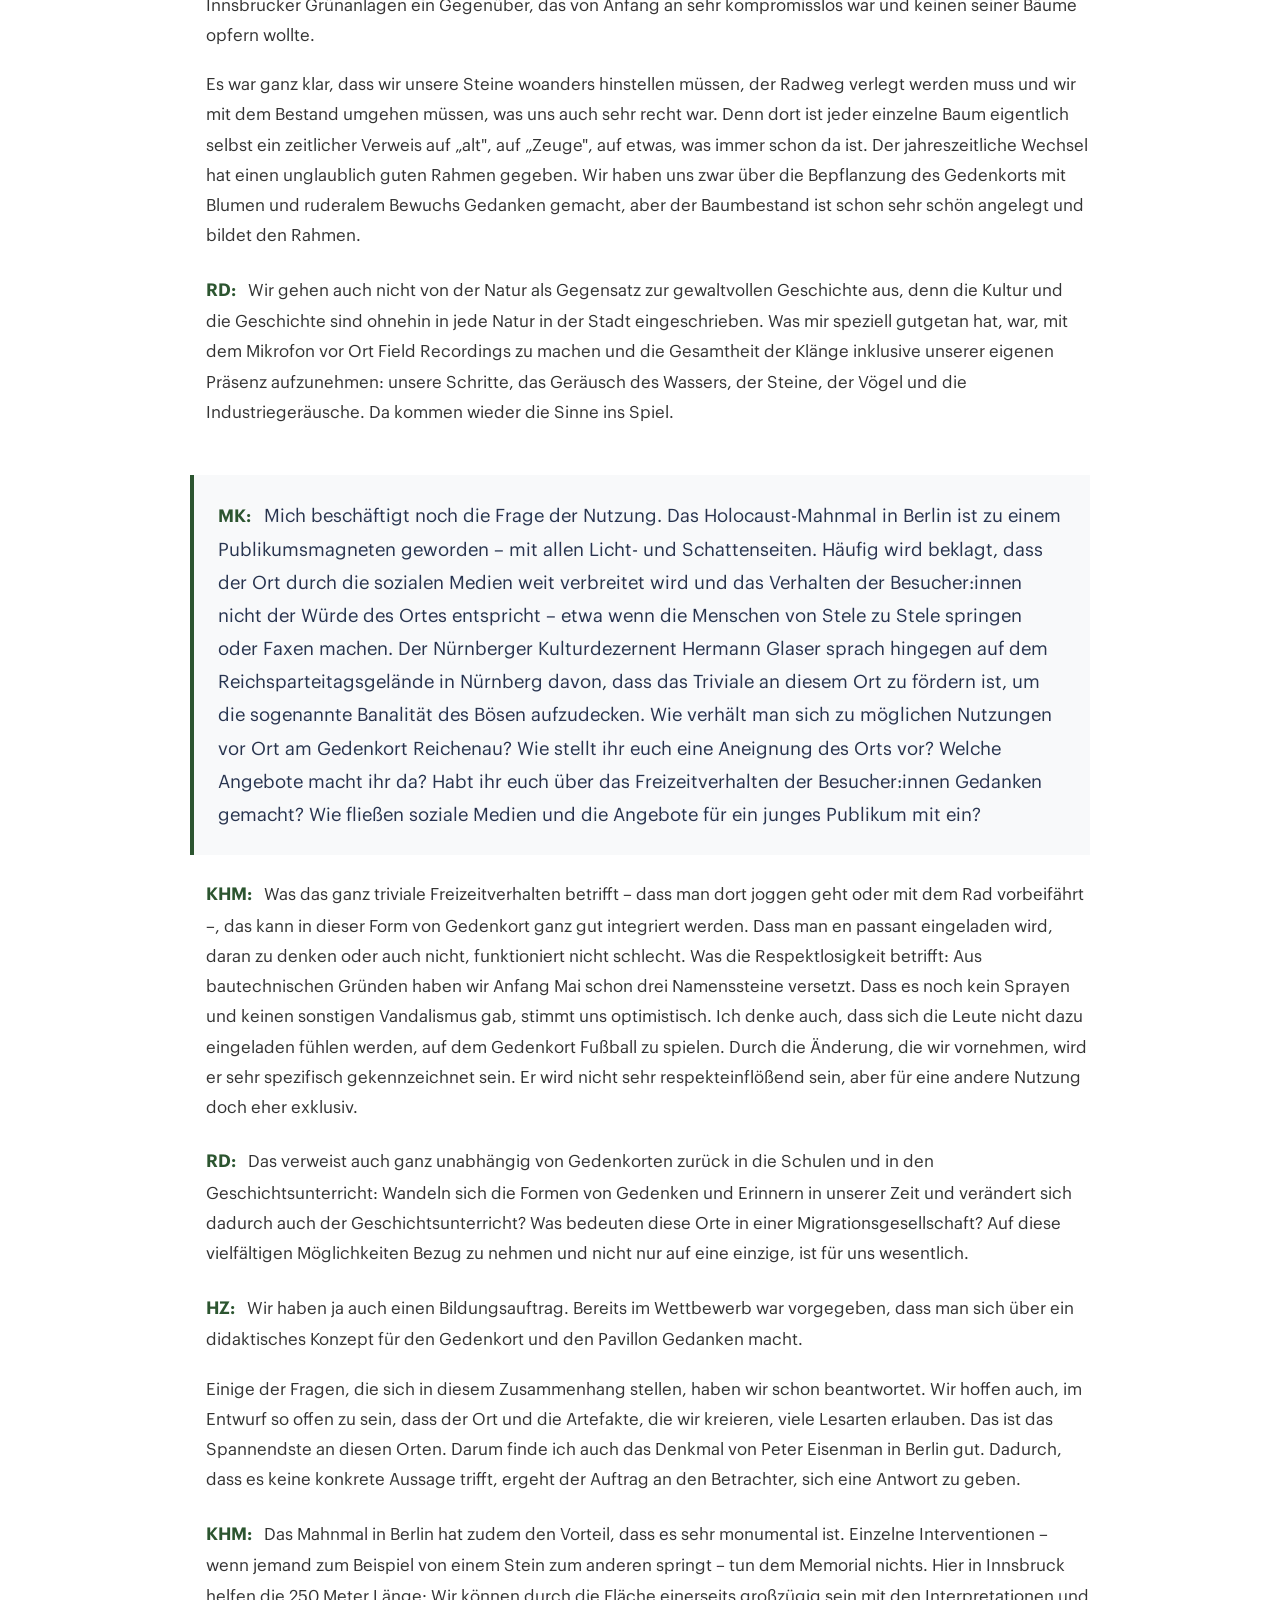
<file: interview.html>
<!DOCTYPE html>
<html lang="de">
<head>
    <meta charset="UTF-8">
    <meta name="viewport" content="width=device-width, initial-scale=1.0">
    <title>Interview mit der Werkgemeinschaft - Gedenkort Reichenau</title>
    <meta name="description" content="Interview mit den Gestaltern des Gedenkorts Reichenau über Konzeption und Realisierung.">
    <link rel="icon" type="image/svg+xml" href="assets/favicon.svg">
    <link rel="stylesheet" href="css/styles.css">
    <link href="https://fonts.googleapis.com/icon?family=Material+Icons" rel="stylesheet">
</head>
<body>
    <header class="header">
        <nav class="nav">
            <div class="nav-container">
                <a href="index.html" class="logo">
                    <img src="assets/gor-logo-white.svg" alt="Gedenkort Reichenau" class="logo-img">
                </a>
                <ul class="nav-menu">
                    <li><a href="index.html#camp" class="nav-link">Das Lager</a></li>
                    <li><a href="index.html#history" class="nav-link">Geschichte</a></li>
                    <li><a href="index.html#remembrance" class="nav-link">Gedenken</a></li>
                    <li><a href="index.html#memorial" class="nav-link">Neues Denkmal</a></li>
                    <li><a href="publikationen.html" class="nav-link">Publikationen</a></li>
                </ul>
                <div class="hamburger" id="hamburger-menu">
                    <span class="material-icons">menu</span>
                </div>
                <!-- Mobile Menu Overlay -->
                <div class="mobile-menu" id="mobile-menu">
                    <button class="mobile-menu-close" id="mobile-menu-close" aria-label="Menü schließen"><span class="material-icons">close</span></button>
                    <ul class="mobile-nav-main">
                        <li><a href="index.html#camp" class="nav-link">Das Lager</a></li>
                        <li><a href="index.html#history" class="nav-link">Geschichte</a></li>
                        <li><a href="index.html#remembrance" class="nav-link">Gedenken</a></li>
                        <li><a href="index.html#memorial" class="nav-link">Neues Denkmal</a></li>
                        <li><a href="publikationen.html" class="nav-link">Publikationen</a></li>
                    </ul>
                    <div class="mobile-nav-footer">
                        <ul class="mobile-footer-links">
                            <li><a href="datenschutz.html">Datenschutz</a></li>
                            <li><a href="impressum.html">Impressum</a></li>
                            <li><a href="barrierefreiheit.html">Barrierefreiheitserklärung</a></li>
                        </ul>
                        <div class="mobile-footer-logos">
                            <img src="assets/gor-logo.svg" alt="GoR Logo" class="footer-logo">
                            <a href="https://www.innsbruck.gv.at/" target="_blank" rel="noopener noreferrer">
                                <img src="assets/ibk-logo.svg" alt="IBK Logo" class="footer-logo">
                            </a>
                        </div>
                    </div>
                </div>
            </div>
        </nav>
    </header>

    <main>
        <!-- Hero Section -->
        <section class="interview-hero">
            <div class="container">
                <div class="interview-hero-content">
                    <h1 class="section-title">Gespräch über den Gedenkort Reichenau</h1>
                    <p class="interview-intro">Im September 2025 stellt die an der Universität Hamburg lehrende Kunsthistorikerin <strong>Margit Kern (MK)</strong> den vier Mitgliedern der Werkgemeinschaft Gedenkort Reichenau – <strong>Heike Bablick (HB)</strong>, <strong>Ricarda Denzer (RD)</strong>, <strong>Karl-Heinz Machat (KHM)</strong> und <strong>Hermann Zschiegner (HZ)</strong> – eine Reihe an Fragen, die sich auf Konzeption und Realisierung des Gedenkorts Reichenau in Bezug auf gegenwärtige Erinnerungskulturen beziehen.<sup>1</sup></p>
                </div>
            </div>
        </section>

        <!-- Interview Content -->
        <section class="interview-content">
            <div class="container">
                <div class="interview-text">
                    
                    <!-- Question 1 -->
                    <div class="interview-question">
                        <p class="question-text"><span class="speaker">MK:</span> Was habt ihr wahrgenommen, als ihr den Ort zum ersten Mal besucht habt, an dem der Gedenkort Reichenau liegen soll? Was ist euch aufgefallen, bevor ihr mit dem Entwerfen begonnen habt?</p>
                    </div>
                    
                    <div class="interview-answer">
                        <p><span class="speaker">HZ:</span> Der Ort ist für Innsbrucker insofern recht bekannt, als er direkt am Inn liegt, entlang eines Fußwegs und eines Fahrradwegs in Richtung Baggersee. Der Baggersee ist ein Freizeitzentrum, das von der Innsbrucker Bevölkerung gut angenommen wird. Und ich glaube, jeder von uns ist dort schon einmal entlanggegangen. Es ist ein recht schöner Weg mit vielen Geschwindigkeiten: Da ist der Fluss auf der einen Seite, der Fahrradweg und der Gehweg. An dem Ort, der dem Projekt zugeteilt war, entfernen sich diese zwei Wege, die parallel verlaufen, ein wenig voneinander. Dadurch entsteht ein kleiner Park mit sehr vielen Bäumen. Es ist ein recht angenehmer Platz, aber vom eigentlichen Standort des Lagers etwas entfernt. Am Anfang hat das für mich nach einem Kompromiss ausgesehen, aber im Laufe der Arbeit war ich mit dem Ort eigentlich sehr zufrieden.</p>
                    </div>
                    
                    <div class="interview-answer">
                        <p><span class="speaker">KHM:</span> Zudem befindet er sich am Rand eines moderneren, nach der ersten Olympischen Winterspielen 1964 entstandenen Gewerbegebiets. Es ist eigentlich eine Restfläche und hat die Ausstrahlung einer Restfläche. Mein erster Eindruck war darum, dass man das Gedenken an den Rand der Stadt schiebt, und ich fand es schwierig zu verstehen, was man überhaupt mit diesem seltsamen Mini-Park-Grünstreifen anfangen soll.</p>
                    </div>
                    
                    <div class="interview-answer">
                        <p><span class="speaker">RD:</span> Der Ort hat etwas von einer Passage, es gibt diese verschiedenen Geschwindigkeiten. Aber wenn man sich dort aufhält, sind die Leute, die den Weg benutzen, erstaunlich kommunikativ. Sehr speziell finde ich, dass dieser Ort, wenn man sich dort zu verschiedenen Jahreszeiten aufhält, fast schon kontemplative Qualitäten hat.</p>
                    </div>
                    
                    <div class="interview-answer">
                        <p><span class="speaker">HB:</span> Man nimmt die Vögel und die Landschaft wahr, aber zugleich tagsüber auch immer die – sehr laute – Geräuschkulisse: Hinter einem Zaun liegen Gewerbegebäude, die Straße sowie der städtische Bauhof und Recyclinghof, der sich auf dem eigentlichen Areal des Arbeitserziehungslagers befindet. Es ist ein wirklich eigener Ort.</p>
                    </div>
                    
                    <div class="interview-answer">
                        <p><span class="speaker">HZ:</span> Zunächst hat mir der Genius Loci gefehlt, wie man ihn zum Beispiel am 9/11-Memorial ganz stark spürt – dieser „Holy Ground". Wir haben dann versucht, das in der Arbeit zum Thema zu machen und dieses Gefühl an dem Ort zu erwecken.</p>
                    </div>

                    <!-- Question 2 -->
                    <div class="interview-question">
                        <p class="question-text"><span class="speaker">MK:</span> Daran schließt meine nächste Frage an: Es gibt immer weniger Zeitzeugen der NS-Geschichte. Die Reichenau spiegelt das wider – als Geschichtsort, an dem auf den ersten Blick nichts mehr an die Situation in den 1940er Jahren erinnert. Welche Herausforderungen entstehen dadurch und wie reagiert euer Projekt darauf? Welche Rolle spielen Sichtbarkeit und das heute nicht mehr Wahrnehmbare der Geschichte?</p>
                    </div>
                    
                    <div class="interview-answer">
                        <p><span class="speaker">KHM:</span> Dieser 250 Meter lange, grüne Streifen bildet eine Peripherie an der Peripherie. Er ist nicht mit Geschichte aufgeladen, denn er entstand im Zuge der Hochwasserverbauung des Inns. Aber der Park an sich verträgt es eigentlich ganz gut, dass man beginnt, ihn zu deuten.</p>
                        <p>Hermann hat ein Foto gemacht vom ersten Schneefall im Winter: Am Boden entstehen weiße Flecken, die die Bäume zonieren, und das Licht kommt dazu und so weiter. Plötzlich bekommt diese Peripherie der Peripherie, dieser Nicht-Ort ohne Genius Loci eine Eigenständigkeit, die es möglich macht, diesen noch nicht definierten Ort in Beziehung zu setzen mit der untergegangenen Geschichte des Lagers.</p>
                    </div>
                    
                    <div class="interview-answer">
                        <p><span class="speaker">HZ:</span> Für mich war der echte Durchbruch, als Heike in unsere Design- und Entwurfsdiskussionen das formale Verweisen zurück auf den Ort einbrachte …</p>
                    </div>
                    
                    <div class="interview-answer">
                        <p><span class="speaker">HB:</span> … wobei vorher noch vieles stattfand. Am Beginn standen die Welle, das Ufer, das Anschwemmen. Ricarda hat aus dem Geländemodell herausgelesen, dass der Fluss vorbeifließt und man dort, wo etwas auf dem Grund liegt, an der Oberfläche eine Verwirbelung wahrnimmt. Dieser Gedanke war einer der Startpunkte für die Behandlung dieser Landschaft.</p>
                    </div>
                    
                    <div class="interview-answer">
                        <p><span class="speaker">RD:</span> Zur Wettbewerbsausschreibung hatten wir Materialien sowohl von den Historiker:innen als auch von den Archäolog:innen. Speziell mit den Unterlagen der Archäolog:innen – Objekte, Farben, Formen, Splitter und Fragmente – ging für uns eine ganze Welle von Zusammenhängen einher, die uns ohnehin interessieren: das Archiv, das Fragmentarische, das Abwesende und Fehlstellen, die Zwischenräume, Schichtungen, der Bezug zum Fiktionalen – oder auch das Ergänzen oder Interpretieren. Diese Zusammenhänge fanden wir auch deshalb interessant, weil es bei den Archäolog:innen, wenn sie die Erde untersuchen, dieses Sondieren gibt, und das haben wir wiederum mit dem Sounding, den Klangwellen und der Resonanz in Verbindung gebracht. Es geht darum, mit solchen hörenden Recherchemethoden das Nicht-Sichtbare sichtbar zu machen.</p>
                    </div>

                    <!-- Question 3 -->
                    <div class="interview-question">
                        <p class="question-text"><span class="speaker">MK:</span> Gerade in Bezug auf die Leerstellen habe ich mich gefragt, inwieweit die Archäologie für euch und euren Entwurf nicht nur deshalb zentral ist, weil sie authentische Fundstücke entdeckt, sondern auch als „Denkform". Ihr seht ja vor Ort kein Museum für Fundstücke vor, dennoch sind das Graben und das Sichtbarmachen für euer Projekt von Bedeutung.</p>
                    </div>
                    
                    <div class="interview-answer">
                        <p><span class="speaker">HZ:</span> Eine Herausforderung war, dass es kaum Fundstücke gab und man gar nichts zum Herzeigen hat. Selbst das, was man faktisch weiß, ist fragmentiert, zum Beispiel über die – zu dem Zeitpunkt – 114 namentlich bekannten Toten, von denen wir ausgegangen sind. Die Dunkelziffer ist wahrscheinlich höher.</p>
                    </div>
                    
                    <div class="interview-answer">
                        <p><span class="speaker">RD:</span> Die Lage des Lagers war schon bekannt. Die historischen und archäologischen Untersuchungen führten aber zu präzisen Erkenntnissen über Arten, Anzahl und Organisation der einzelnen Lager.</p>
                    </div>
                    
                    <div class="interview-answer">
                        <p><span class="speaker">KHM:</span> Die Artefakte, die sie dort ausgegraben haben, haben wir vor kurzem bei der Archäologin Barbara Hausmair zum ersten Mal live gesehen. Interessanterweise waren darin unsere beiden Bezugnahmen repräsentiert: zum einen die Methode, die es uns ermöglicht hat, einen Bezug zum Lager über das Sondieren und das An-die-Oberfläche-Bringen herzustellen, zum anderen die Artefakte selbst. Sie waren sehr alltäglich, hatten aber zugleich dadurch, dass es so wenige waren, eine starke Symbolik: ein Bruchstück des Betons, eine weiß glänzende Keramikscherbe, ganz alltägliche Glasscherben, die aber trotzdem das Licht schön brechen und spiegeln. In der Folge haben wir mit den Möglichkeiten dieser Materialien zu spielen begonnen und die Ästhetik dieser Fundstücke für ein Artefakt verwendet, das wir der Landschaft hinzufügen.</p>
                    </div>
                    
                    <div class="interview-answer">
                        <p><span class="speaker">RD:</span> Die Materialität des – billig hergestellten – Zements, des Stampfbetons und diese Grobkörnung des Steins, die als Teil des Fundaments von einem der Lager gefunden wurden, haben zum Beispiel meinen Blick auf unsere Namenssteine – die Bohrkerne – verändert.</p>
                        <p>In Bezug auf die Arbeit am Gedenkort und auf die Bohrkerne hatte ich immer den Begriff „Memorial with the Sound of Its Own Making" – als Referenz auf „Box with the Sound of Its Own Making" von Robert Morris – im Sinn. Wenn es um ausbeuterische Arbeitsverhältnisse geht, wollen wir natürlich auch „klingen lassen", wie wir mit der Entstehung des Gedenkortes und den Materialien umgehen. Es geht auch um einen kritischen Blick auf den Extraktivismus aus der Erde, aus den Materialien, den Archiven und es geht um Arbeit und die (Arbeits-)Zusammenhänge. Es gab immer den Wunsch, das im Prozess mitzudenken.</p>
                        <p>Wir nehmen mit dem Hydrophon den Klang von den Steinen im Wasser des Inns auf. Mit der Geformtheit der Steine über Jahrhunderte kommen dann auch unterschiedliche Zeitlichkeiten des Ortes ins Spiel.</p>
                    </div>
                    
                    <div class="interview-answer">
                        <p><span class="speaker">KHM:</span> Die Namenssteine sind, obwohl individualisiert, nicht homogen. Sie konfigurieren in Wirklichkeit eine Form von Schichtung, was wiederum mit der Methode in der Archäologie zu tun hat, über Schichten zu datieren, ein Narrativ zu finden und Aussagen zu treffen, die über die Materialität gespielt und referenziert werden. Dazu gehört natürlich auch eine Form der Metrik. Es wird vermessen, die Ausgrabungszone wird definiert und es wird ein Gitter gespannt, um sich zurechtzufinden. Neben dem Sounding, bei dem wir über den Schall und andere Wellen, die im Boden reflektiert werden, Erkenntnisse gewinnen, erhalten wir über die Grabung und die Artefakte immer wieder Hinweise, wie wir aus diesen einzelnen archäologischen Methoden zu Erzählungen kommen. Von dem her war die Archäologie ein guter Ausgangspunkt: ein Feld zu definieren und sich dann mit diesem Feld zu beschäftigen.</p>
                    </div>

                    <!-- Question 4 -->
                    <div class="interview-question">
                        <p class="question-text"><span class="speaker">MK:</span> Eine kritische Frage möchte ich noch stellen, und zwar die zu den Gedenkritualen des Nationalsozialismus, bei denen Erdrituale ebenfalls eine Rolle spielen. Zum Beispiel diente die Erde von Langemarck dazu, den Langemarck-Mythos zu befördern. Die Idee der Bohrkerne, diese archäologische Denkform, finde ich super interessant, weil mir die Beziehung zum Fluss so gut gefällt und weil es auch thematisiert, dass man oberirdisch keine Relikte sehen kann. Aber zugleich habe ich mich gefragt, wie ihr die Einarbeitung von Gesteinen aus den Herkunftsregionen der Todesopfer verortet.</p>
                    </div>
                    
                    <div class="interview-answer">
                        <p><span class="speaker">HB:</span> Die Verwendung von Erde und Gestein aus den Herkunftsländern war im ursprünglichen Wettbewerbsprojekt noch vorhanden. Es hatte nichts mit Blut und Boden zu tun, aber wir wollten den Menschen einen Teil ihrer Identität zurückgeben, dass sie von einem bestimmten Ort kamen und eine Geschichte hatten.</p>
                        <p>Das Thema der Erdrituale ist nicht nur dir aufgefallen, sondern es wurde auch in der Diskussion des Projekts im Wettbewerb angesprochen – und wir haben es aufgenommen. Darum haben die Steine jetzt nichts mehr damit zu tun, wo die Person herkam. Es ist wichtig, dass sie unterschiedlich sind, um jedem einzelnen Namensstein seinen Charakter zu geben, aber es gibt keinen Bezug mehr zu einer bestimmten Erde aus einem bestimmten Land.</p>
                    </div>
                    
                    <div class="interview-answer">
                        <p><span class="speaker">KHM:</span> Ich sehe da wenig Problematik mit einer Referenz zur Blut-und-Boden-Ideologie. Sondern stelle eher die Frage, was macht individuelles Sein aus? Und diese Referenzen in den unterschiedlichen Materialien, in diesen unterschiedlichen Schichtungen, in unterschiedlichen Höhen und Tiefen, lassen eine Lesart zu, die sehr allgemein ist: als Sedimente des Seins. Aber ganz anders als diese Nazipropaganda, die ja eher von oben nach unten geht: Also die Erde als Scholle und nicht von unten nach oben, als archäologische Schichtung.</p>
                    </div>
                    
                    <div class="interview-answer">
                        <p><span class="speaker">HZ:</span> Die viel schwierigere Frage für mich war die der Namen, weil deren Schreibweise auch wiederum nur ein Artefakt aus der Zeit ist. Erstens haben alle jüdischen Verstorbenen einen hebräischen Zusatznamen bekommen: die Männer Israel, die Frauen Sarah. Zweitens wurden sehr viele slawische Namen einfach irgendwie aufgeschrieben – so wie sie jemand gehört hat. Das sind Artefakte, die verfärbt sind durch das Regime, und diese Faschismen darf man natürlich nicht wiederholen.</p>
                    </div>
                    
                    <div class="interview-answer">
                        <p><span class="speaker">HB:</span> Mit dem Historiker Horst Schreiber haben wir wohl den kompetentesten Ansprechpartner, den man im Zusammenhang damit derzeit finden kann, weil er wirklich in allen möglichen Archiven versucht hat, mehr Daten zu den einzelnen Opfern zu finden. Wir haben gutes Material. Trotzdem wird man aus Mangel an Quellen die ganz exakte Schreibweise eines Namens vielleicht nicht immer treffen. Aber falls sich etwas Neues ergibt, kann man einen Stein auch neu schleifen und neu inskribieren.</p>
                    </div>
                    
                    <div class="interview-answer">
                        <p><span class="speaker">RD:</span> Deswegen ist das auch kein abgeschlossener Ort. Wir haben den Leiter des Gemeindemuseums Absam Matthias Breit gefragt, für wen dieser Gedenkort seiner Meinung nach ist. Für ihn ist es wichtig, dass die Menschen, in deren Familien es Opfer gab, einen Ort haben, den sie besuchen können. Die Schulen sind ihm weniger wichtig. Für Horst Schreiber, der auch Lehrer ist, kommt es hingegen gerade darauf an, mit den Schüler:innen dort hinzugehen. Die richtige Schreibweise eines Namens kann von den Familien oder Angehörigen kommen. Aber es ist wichtig zu verstehen, warum zum Beispiel plötzlich so viele Italiener unter den Opfern waren und was das mit der Geschichte zu tun hat. Diese politischen Zusammenhänge kann man auf der Website nachlesen.</p>
                    </div>
                    
                    <div class="interview-answer">
                        <p><span class="speaker">KHM:</span> Dazu noch zwei Fußnoten: Die Namenssteine haben eine bestimmte Neigung, die sie vor Ort erhalten. Und bezüglich der Didaktik wollten wir, dass das Lehrlingsproject Teil der Ausschreibung für die ausführenden Firmen ist. Lehrlinge sollten in das sehr kunsthandwerkliche Gießen der Namenssteine eingebunden werden und es sollte die Möglichkeit geben, das auch zu erklären.</p>
                    </div>

                    <!-- Question 5 -->
                    <div class="interview-question">
                        <p class="question-text"><span class="speaker">MK:</span> An die Auffindung des Lagers, der Baracken, die Ricarda erwähnt hat, würde ich gerne mit einer Frage anschließen: Die Lagerarchitektur ist eine Architekturform der Moderne, die Funktionalität und Ordnung verkörpert, aber vor allem zur Ausübung von Gewalt genutzt wurde. Diese Geometrie der Moderne ist dem Ort eingeschrieben. Spielen die Baracken, die man heute nicht mehr sehen kann, bei eurem Entwurf eine Rolle und welche Narrative hängen damit zusammen?</p>
                    </div>
                    
                    <div class="interview-answer">
                        <p><span class="speaker">HB:</span> Die Baracken des Reichsarbeitsdiensts, die sogenannten RAD-Baracken, hatten ein relativ standardisiertes Format: acht Meter breit, 40 Meter lang. Es gab halbe Baracken, ganze Baracken und aneinander angeschlossene Baracken. Wir hatten den Grundriss des Lagers und wussten, wo diese Baracken gestanden sind. Auch wenn nichts mehr davon zu sehen ist, hat man eine gewisse räumliche Vorstellung davon. An dem Gedenkort gibt es einen Pavillon als Informationsort, und die Geometrie der Baracken wird im Dach des Pavillons sichtbar. Das ist weniger absichtsvoll, als es vielleicht klingt, sondern es ist eine Größenordnung, die die ganze Zeit mitgeschwungen hat.</p>
                    </div>
                    
                    <div class="interview-answer">
                        <p><span class="speaker">KHM:</span> Vielleicht ist damit auch der Verweis darauf möglich, wie viele Menschen in so einem Rechteck eingepfercht waren. Zur Thematik der Moderne ist noch zu sagen: Die Baracken waren eher das Minimale, das möglich war, damit Menschen überhaupt überleben konnten. Ich würde das mit dem modernen Gedanken nicht in Verbindung bringen wollen, sondern eher mit einer sehr entmenschlichten Form der Zwingerhaltung.</p>
                    </div>
                    
                    <div class="interview-answer">
                        <p><span class="speaker">RD:</span> Darum gab es bei mir auch diesen Moment der Irritation in Bezug auf die Nachnutzung – nach der Heeresentlassungsstelle und dem Entnazifizierungslager – als Notwohnsiedlung. Die Menschen, die dort gelebt haben, haben Gärten angelegt, der Alltag ist eingekehrt und das Leben hatte durchaus eine sehr spezielle Qualität. Die Fotos der Menschen in dieser Siedlung erinnern an Fotos, die auch wir von unseren Eltern vielleicht hatten, nur eben mit diesen Baracken.</p>
                    </div>
                    
                    <div class="interview-answer">
                        <p><span class="speaker">HZ:</span> Was ich schon interessant finde, ist, dass wir als Arbeitsgruppe, die wir ja fast alle Backgrounds in der Architektur haben oder in der Kunst, uns zumindest an einem Punkt ganz natürlicherweise auf einmal um diese Barackenarchitektur gekümmert haben. Es scheint zunächst einfacher, über diese Dinge nachzudenken, wenn man anfängt, sie anhand von Typologien zu verstehen. Aber irgendwann habe ich mich ganz stark vom Motiv der Baracke verabschiedet, denn eigentlich bringt es uns die Schrecken der Lager nicht näher.</p>
                    </div>
                    
                    <div class="interview-answer">
                        <p><span class="speaker">KHM:</span> In Bezug auf das Pavillondach hat die „halbe Baracke" nur die Funktion, diesen sehr indirekten Verweis zu bieten – als fast schon illusionistische Architektur. Die Baracke als Dach bildet den Rahmen für die Narrative, die darunter erzählt werden: über Menschen und so weiter. Das Gleiche gilt für die Glasfelder im Dach, die sich aus den Scherbenfunden entwickelt haben. Aber in Bezug auf das Lager und die besonderen Grausamkeiten spielt das Motiv der Baracke eine Nebenrolle. Dieses Wiederauferstehen von Dingen wäre ein falsches Zeichen gewesen.</p>
                    </div>

                    <!-- Question 6 -->
                    <div class="interview-question">
                        <p class="question-text"><span class="speaker">MK:</span> Welche Körpersinne wollt ihr adressieren? Was hat es mit dem HörWeg und dem akustischen Fluss auf sich? Wie ist das Verhältnis zwischen Hören und Sehen in eurem Projekt und warum ist auch das Fühlen wichtig?</p>
                    </div>
                    
                    <div class="interview-answer">
                        <p><span class="speaker">HZ:</span> Ich glaube, hier gilt: vier Leute, vier Antworten. Für mich war immer das Gehen das Wichtigste. Dieses „Geh-Denken". Das ist vielleicht zu viel Wortwitz, aber dieses Nachdenken im Gehen spielt für mich eine große Rolle.</p>
                    </div>
                    
                    <div class="interview-answer">
                        <p><span class="speaker">RD:</span> Deine erste Frage, Margit, war ja: Was habt ihr wahrgenommen? Was ist euch aufgefallen? Und ich denke, der zentrale Punkt ist, überhaupt einmal die Menschen aufzufordern, ihre Sinne einzusetzen. Natürlich habe ich meine ganz eigene Geschichte zu einem hörenden Zugang als Formfindung, weil das Teil meiner Arbeitspraxis ist. Deswegen ist natürlich diese ganze Arbeit für mich auch eine akustische Annäherung. Ich nähere mich Orten gerne hörend an. Ich verbringe Zeit dort und fange an, mit den Menschen zu sprechen. Wie Heike und Hermann vorhergesagt haben: Es gibt diese Anwesenheit von Sound zum Beispiel vom Recyclinghof, auch wenn man ihn nicht sieht.</p>
                        <p>Ganz praktisch gesehen ist es eine Möglichkeit, einen Ort zu vermitteln, wo nichts mehr anwesend ist. Wir schaffen zusätzlich etwas auf einer akustischen Ebene. Es wird nur lokal über Kopfhörer zu hören sein und es ist eine Möglichkeit, erzählte Geschichte im Gegensatz zu historischen Facts ins Spiel zu bringen, auch die Brüchigkeit, die Lücken und Fragmente. Über die Stimmen und den Klang der Materialien kommen auch Körper ins Spiel und eine Form von Sinnlichkeit.</p>
                    </div>
                    
                    <div class="interview-answer">
                        <p><span class="speaker">KHM:</span> Es gehen dort viele Leute spazieren. Man geht und denkt nach, aber man spricht auch miteinander. Man erfährt dort einiges. Das Geschichtenaustauschen war an diesem Ort schon vorher Tradition. Und gleichzeitig hört man die Flugzeuge, die Eisenbahn und die Straßenbahn, den Fernverkehr, die Hochspannungsleitung und den Fluss. Es ist ein unglaublich reicher Ort, was Töne, Klänge und Erzählungen betrifft.</p>
                    </div>
                    
                    <div class="interview-answer">
                        <p><span class="speaker">HB:</span> Es gibt diese zwei Wege: einen schnellen für die Fahrräder und den Gehweg für die langsame Geschwindigkeit. Dazwischen liegt der Grünstreifen, der auch begangen wird. Man spürt diese unterschiedlichen Untergründe. Diese Haptik haben wir ins Projekt mit aufgenommen, weil wir unterschiedliche Oberflächen produzieren wollen: festere und durchbrochene, die dann auslaufen ins Grüne. Das hatte auch ganz pragmatische Gründe, weil wir den Ort allen barrierefrei zugänglich machen wollten. Darum haben wir noch intensiver darüber nachgedacht, wie Oberflächen gestaltet werden können. Wir haben den Oberflächen auch Materialien zugeordnet und wissen, dass das so funktionieren wird.</p>
                    </div>
                    
                    <div class="interview-answer">
                        <p><span class="speaker">KHM:</span> Wir hoffen auch, dass dadurch, dass manche Dinge mit Brailleschrift versehen sein werden, die Hemmschwelle sinkt, die Namenssteine anzugreifen. Natürlich wird die Repräsentation durch die Namen einen gewissen Respekt vom Gegenüber einfordern, aber zugleich sind diese Steine nahbar. Die Haptik dehnen wir auch auf die Strahlen aus, die das Gebiet strukturieren – ein wenig Holpern für den Radweg, eine vor allem visuelle Änderung auf dem Gehweg, ähnlich den Leitsystemen für Sehbehinderte.</p>
                    </div>
                    
                    <div class="interview-answer">
                        <p><span class="speaker">RD:</span> Die Bodenstruktur gibt ein anderes Tempo vor. Der Arbeitstitel des HörWegs „Ein Weg ist ein Weg" ist ein Zitat aus dem Gedicht Ökoschotter von Ann Cotten, in dem sie sich auch mit dem Motiv des Pflastersteins, Steins und Schotterwegs beschäftigt und damit, aus Überresten und Bruchstücken einen gangbaren Weg zu machen. Sie spricht in diesem Zusammenhang auch davon, dass es etwas Utopisches hat, wenn das Tempo geändert wird.</p>
                    </div>
                    
                    <div class="interview-answer">
                        <p><span class="speaker">HZ:</span> Es war uns als Gruppe von Anfang an sehr wichtig, diesen Ort – wenn man städtebaulich denkt – nicht einzugrenzen, nicht zu sagen: „Hier wird jetzt nachgedacht!", sondern ihn wirklich als Ort für die Stadt zu erhalten. Selbst wenn man nur zum Baggersee geht oder mit dem Fahrrad vorbeifährt, kann man den Ort mit allen Sinnen wahrnehmen. Man kann diese Dinge angreifen, verweilen, hören – oder einfach nur durchgehen.</p>
                    </div>
                    
                    <div class="interview-answer">
                        <p><span class="speaker">RD:</span> Das Fahrrad ruckelt halt ein bisschen, wenn man vorbeifährt.</p>
                    </div>

                    <!-- Question 7 - Time -->
                    <div class="interview-question">
                        <p class="question-text"><span class="speaker">MK:</span> Ich habe noch eine Frage zur Zeit, weil ich auch den Zeitaspekt im Fluss so interessant fand, der sich verändert. Wie soll Zeit erfahrbar gemacht werden und welche Rolle spielt sie für das Projekt?</p>
                    </div>
                    
                    <div class="interview-answer">
                        <p><span class="speaker">RD:</span> Hermann hat etwas Interessantes angesprochen, nämlich: Wann wurde der erste Gedenkstein aufgestellt? Ab wann wird gedacht? Wann wird die erste Intervention gesetzt? Und wann kommen die Nächsten, die sagen: „Jetzt brauchen wir etwas Neues?" Erinnerungskultur ist ein Prozess mit verschiedenen Zeitlichkeiten. Der erste Gedenkstein wurde 1972 gesetzt. Jetzt sind es 80 Jahre seit der Befreiung – ein Lebensalter.</p>
                        <p>Es gibt auch andere relevante erfahrbare Zeiten: Fünf Monate dauerte meistens die Haft in dem Lager. Das Lager hat von 1941 bis 1945 existiert. Nach dem Krieg waren ein Jahr lang die Franzosen dort und so weiter. Auch die Aufstellung der Namenssteine soll einer zeitlichen Organisation folgen.</p>
                    </div>
                    
                    <div class="interview-answer">
                        <p><span class="speaker">HZ:</span> Im Endeffekt geht es um die Visualisierung der vorhandenen Daten. Zu Beginn haben wir versucht, alle möglichen Verteilungsalgorithmen oder Methoden zu entwickeln, um auf diesem langen und schmalen und damit schwierigen Grundstück die Steine zu platzieren. Der Durchbruch kam, als wir das Grundstück an sich als Zeitstrahl verstanden haben, und nun können wird die Namenssteine entlang dieses Zeitstrahls platzieren.</p>
                    </div>
                    
                    <div class="interview-answer">
                        <p><span class="speaker">HB:</span> Eine Anforderung im Wettbewerb war, dass man jedes Einzelnen der damals 114 namentlich bekannten Todesopfer gedenkt. Wir wollten nicht einfach eine Liste von Namen gestalten, sondern es sollte jede Person, die dort zu Tode gekommen ist, repräsentiert sein. Eine Form dafür zu finden, war schwierig. Die Namenssteine wurden als eine Art archäologischer Artefakte entwickelt.</p>
                    </div>
                    
                    <div class="interview-answer">
                        <p><span class="speaker">HZ:</span> Nachdem wir uns entschlossen hatten, die Namenssteine nach den Todesdaten zu platzieren, wurde auf dem Plan ganz klar, dass in den Wintermonaten natürlich viel mehr verstorben sind – einfach weil sie erfroren sind. Oder dass es ganze Gruppen gibt – wie eine Gruppe von Sträflingen, die hingerichtet wurden, weil sie bei einem Außeneinsatz ein Marmeladenglas gestohlen hatten. In diesem Park, in dieser Landschaft stehen sie jetzt wieder zusammen.</p>
                    </div>

                    <!-- Question 8 - Sources -->
                    <div class="interview-question">
                        <p class="question-text"><span class="speaker">MK:</span> Mit welchen Quellen habt ihr gearbeitet? Wie leicht oder schwierig war es überhaupt, Zeugnisse von diesen Menschen zu finden? Und wie seid ihr mit der Herausforderung umgegangen, einerseits individuelle Lebensgeschichten in das Projekt zu integrieren und andererseits erfahrbar zu machen, dass es sehr viele sind?</p>
                    </div>
                    
                    <div class="interview-answer">
                        <p><span class="speaker">HB:</span> Im Vorfeld des Wettbewerbs hat die Stadt Innsbruck dazu eine Studie<sup>2</sup> in Auftrag gegeben, die 2022 fertiggestellt wurde und die den Wettbewerbsteams zur Verfügung stand. Die Historikerin Sabine Pitscheider und der Historiker Horst Schreiber haben dafür mit großem Aufwand Namen und biografische Daten der Getöteten recherchiert und die Geschichte des Lagers nachgezeichnet. Aus Krankenakten und Todesfeststellungen konnten die Namen – bei den meisten auch Geburts- und Todesdatum und eine Todesursache – von zunächst 114 Personen rekonstruiert werden. Von den anderen circa 8.500 Menschen, die durch dieses Lager im Zeitraum seines Bestehens gegangen sind, kennt man größtenteils weder Namen noch Herkunftsorte. Man weiß nur, welche Leute grundsätzlich dort interniert waren. Aber Individuen sind praktisch unbekannt, weil die Häftlinge bei ihrem Eintritt eine Nummer erhalten haben, während ihr Name sozusagen ausgelöscht wurde. Die vielen Namenlosen sind im Projekt über diese Bodenelemente repräsentiert. So wollen wir zeigen, dass es abgesehen von den 115 getöteten Menschen sehr, sehr viele gab, die durch das Lager gegangen sind und diese Grausamkeit erlebt haben.</p>
                    </div>
                    
                    <div class="interview-answer">
                        <p><span class="speaker">RD:</span> Wir haben aber nicht für jeden dieser über 8.000 Menschen eine Bodenplatte gemacht, sondern wollten eine Struktur schaffen in der gleichen Größe wie die Oberfläche der Namenssteine. Diese Kachelung zieht sich über die Topografie.</p>
                    </div>
                    
                    <div class="interview-answer">
                        <p><span class="speaker">KHM:</span> Die Möglichkeit der Interpretation ergibt sich wieder über die Methodik der Archäologie. Auch die Platzierung der Namenssteine hat etwas von einem Diagramm. Es gibt die Zonierungen, es gibt das Feld und diese vielen Elemente. Dann gibt es – über Größe und Schichtung – sehr individualisierte Elemente, die auch einen Namen bekommen. Und es gibt diese Zeitstrahlen, die durchgehen. Man kann herauslesen, dass es bestimmte Gruppen gab oder im Winter mehr Häftlinge gestorben sind als im Sommer, muss es aber nicht. Wir haben uns die Freiheit genommen, das nicht allzu sehr mit Symbolik aufzuladen. Es gibt einen Gestaltungsrahmen, der sich über die ganze Länge wie ein flacher Fischbauch durchzieht. Es gibt gewissermaßen ein Repertoire, auf das wir zurückgreifen können.</p>
                        <p>Die Hauptrolle spielt die Ordnung, die das Lager dargestellt hat: Die Krankenakten und die Todesfeststellungen mit den Namen sind Teil der Struktur, die zu den Namen auf den Namenssteinen führt.</p>
                    </div>
                    
                    <div class="interview-answer">
                        <p><span class="speaker">RD:</span> Dadurch, dass es auch Informationen beim Pavillon und auf der Website gibt, muss man diese Verbindungen auch nicht so auserzählen. Aber im Entscheidungsprozess waren all diese Überlegungen und Dinge, die wir hier einbringen, wichtig.</p>
                    </div>
                    
                    <div class="interview-answer">
                        <p><span class="speaker">HZ:</span> Ich möchte noch einmal auf deine Frage zurückkommen, Margit, wie wir mit den Individuen umgehen. Man muss dazu betonen, dass die Stadt ihre Aufgabe erfüllt und die Historiker Sabine Pitscheider und Horst Schreiber beauftragt hat, über diese Personen mehr herauszufinden als den Namen. Da entsteht auch im Moment noch sehr viel. Wer weiß, wie hoch die Dunkelziffer ist und wie viele – über die 115 namentlich bekannten hinaus – tatsächlich verstorben sind?</p>
                    </div>

                    <!-- Question 9 - Time Layers -->
                    <div class="interview-question">
                        <p class="question-text"><span class="speaker">MK:</span> Welche Zeitschichten rekonstruiert und adressiert ihr in diesem Projekt? Die Baracken spiegeln paradigmatisch die Verwerfungen der Geschichte des 20. Jahrhunderts wider – Vertreibungen, Gewaltherrschaft, Zwangsarbeit – und dann auch die Nachnutzungen. Viele der Lagerarchitekturen gingen in Kleingartensiedlungen auf. Also diese Kontinuitäten, die diese Lagerarchitekturen an verschiedensten Orten haben, die werfen ja auch die Frage auf, welche Zeitschichten kann man rekonstruieren, soll man rekonstruieren?</p>
                    </div>
                    
                    <div class="interview-answer">
                        <p><span class="speaker">HZ:</span> Dazu gibt es eine recht pragmatische Antwort: Natürlich liegt das Hauptaugenmerk auf der Nutzung als Arbeitserziehungslager. Das Erinnern an die Individuen beschränkt sich auf diesen Zeitraum. Aber es gibt auch den vorher erwähnten Pavillon, wo wir auch Aufklärungsarbeit über die Nachnutzung leisten wollen.</p>
                        <p>Die Erinnerung der Bevölkerung ist verschwommen. Selbst meine Mutter hat gesagt, sie sei als kleines Kind mit ihrer Mama hingegangen, um die Gefangenen zu besuchen. Und auf meinen Einwand, dass sich das zeitlich nicht ausgeht, ist ihr eingefallen, dass das nach dem Krieg war, als die Alliierten das Lager kurzzeitig als Entnazifizierungslager verwendet haben.</p>
                    </div>
                    
                    <div class="interview-answer">
                        <p><span class="speaker">RD:</span> Da kommt die erzählte Geschichte ins Spiel, weil sie etwas Fiktionalisierendes hat, weil sie sich im Weitererzählen verändert, adaptiert wird, brüchig ist, fehlerhaft ist und so weiter.</p>
                    </div>
                    
                    <div class="interview-answer">
                        <p><span class="speaker">HZ:</span> Auch die Nachnutzung ist mehreren Innsbrucker:innen noch in Erinnerung, das ging ja bis in die 1960er Jahre. Dazu gibt es im Moment im Stadtarchiv/Stadtmuseum eine ganz tolle Ausstellung über prekäres Wohnen<sup>3</sup> und diese Strukturen, die nach dem Krieg weiterverwendet wurden.</p>
                    </div>
                    
                    <div class="interview-answer">
                        <p><span class="speaker">KHM:</span> Ich möchte noch einmal auf das Geräusch der rollenden Flusssteine eingehen. Dadurch, dass wir auch innerhalb dieses Fischbauchs die Welle als Topografie mit hineinnehmen, kommt etwas davon ins Spiel, wie der Fluss vorher war: bevor dort der Flugplatz war, das Olympische Dorf, das Gewerbegebiet und dazwischen die Gefangenenlager und die Kriegsgefangenenlager. Es gibt auch in diesen Elementen unterschiedliche Zeitskalen, die wir einbinden. Das hat auch damit zu tun, dass zum einen wenig authentisches Material da ist, das direkt für die Repräsentation der Lagerzeit dienen könnte. Zum anderen haben wir keine authentischen Orte oder persönlichen Gebrauchsgegenstände wie Schuhe oder Kleidung zur Verfügung.</p>
                        <p>Und selbst wenn etwas da gewesen wäre, hätten wir uns eher an Ruth Klüger gehalten, keinen KZ-Kitsch inszenieren zu wollen. Insofern fängt es vor der Zeit des Lagers an und spannt sich bis in die Zeit nach der Abtragung des Lagers. Es sollte vor Ort spürbar sein, wird aber auch auf der Website weitererzählt.</p>
                    </div>
                    
                    <div class="interview-answer">
                        <p><span class="speaker">RD:</span> Für uns war neben den Materialien der Historiker:innen auch der Film Das Gestapo-Lager Innsbruck-Reichenau von Johannes Breit sehr wichtig, der Zeitzeugen aus verschiedenen Ländern interviewt hat, die im Lager inhaftiert waren. Er hat im rechten Moment noch diese Menschen befragt, und daraus habe ich ganz viel an Eindrücken mitgenommen: das Klackern der Holzschuhe, das verhinderte, dass sie weglaufen konnten, oder ihre Präsenz im Ortsbild. Die Zwangsarbeiter waren anwesend, sie waren physisch, visuell im Stadtbild da. Solche Dinge habe ich durch diesen Film und durch die Erzählungen der Menschen erfahren.</p>
                    </div>
                    
                    <div class="interview-answer">
                        <p><span class="speaker">KHM:</span> Dabei ist die Frage der zeitlichen Einordnung nicht uninteressant. Johannes Breit ist der Enkel des Komponisten Bert Breit, der im Gestapolager interniert war. Es hat bis 2009 gedauert, bis sein Enkel diesen Film mit den Zeitzeugen gemacht hat, auf seine eigene private Initiative hin, bevor die Zeitzeugen sterben. Und dann hat es noch einmal circa 10 Jahre gedauert, bis die Stadt Innsbruck sich dazu entschieden hat, den Gedenkort einzurichten. Die private Aufarbeitung dieser Zeit läuft schon seit 80 Jahren und es dauert sehr lang, bis sich die Gesellschaft dazu entschließen kann, auf diesen Zug aufzuspringen.</p>
                    </div>
                    
                    <div class="interview-answer">
                        <p><span class="speaker">RD:</span> Es passiert ja sehr häufig, dass die Initiative auf die Menschen zurückgeht, die ohnehin Opfer des Regimes waren und von außen kommen.</p>
                    </div>

                    <!-- Question 10 - Work -->
                    <div class="interview-question">
                        <p class="question-text"><span class="speaker">MK:</span> Zur späten Reaktion habe ich noch eine Frage: Arbeit ist eine ganz zentrale Größe in der Geschichte des Lagers. Wie schlägt sich die im Entwurf nieder? Es ist aus meiner Sicht schockierend, wie spät die Aufarbeitung der Geschichte der Zwangsarbeit insgesamt in Deutschland und in Österreich erfolgt ist. 2000 wurde der sogenannte Versöhnungsfonds in Österreich eingerichtet, seit 2005 werden Zahlungen geleistet. Welche Rolle spielt der Aspekt der Arbeit für euch im Projekt?</p>
                    </div>
                    
                    <div class="interview-answer">
                        <p><span class="speaker">RD:</span> Natürlich wollen wir in der Umsetzung und in dieser Auseinandersetzung mit diesem Thema nicht ausbeuterisch vorgehen, auch was die Arbeitskraft, die Materialien und die Erde und die Natur betrifft. Es war uns zum Beispiel auch wichtig, dass den Lehrlingen der Firmen, die an dem Projekt arbeiten, auch vermittelt wird, worum es beim Gedenkort zum Arbeitserziehungslager Reichenau geht.</p>
                    </div>
                    
                    <div class="interview-answer">
                        <p><span class="speaker">HZ:</span> In der Studie über das Arbeitserziehungslager, die Sabine Pitscheider im Auftrag der Stadt durchgeführt hat, gibt es auch ein Kapitel darüber, wer diese Arbeiter hatte und was sie in Innsbruck gemacht haben. Es wird in Kürze auch ein Buch dazu erscheinen<sup>4</sup>, und so kommen diese Dinge langsam wieder ins Bewusstsein der Innsbrucker Bevölkerung zurück.</p>
                        <p>Die Historiker machen da auch keine Schuldzuweisung. Denn die einzelnen Innsbrucker Betriebe konnten gar nicht selbst Arbeiter einstellen, sondern die Gauleitung teilte ihnen Arbeiter zu. Trotzdem lesen sich diese Listen noch heute wie das „Who's who" der Innsbrucker Bauwirtschaft, Landwirtschaft und Gastwirtschaft. Es betrifft einen Großteil der Infrastrukturen wie Energie und Verkehr. Die Geschichte des Lagers ist damit zu einem großen Teil die Geschichte von Innsbruck.</p>
                        <p>Es gibt also schon einen Auftrag an diesen Gedenkort – den der Pavillon und die Website übernehmen sollen –, diese neu entdeckten Dinge klar darzustellen. Auch wenn es schwierig ist, weil viele dieser Betriebe noch existieren, muss man ins Gedächtnis zurückbringen, dass die Nutzer dieser Zwangsarbeit natürlich die Betriebe in der Stadt Innsbruck waren.</p>
                    </div>
                    
                    <div class="interview-answer">
                        <p><span class="speaker">KHM:</span> Sabine Pitscheider hat Statistiken und Karten aus der NS-Zeit ausgehoben. Aus diesen Dokumenten kann man schließen, wie unglaublich komplex dieses System war, in dem das Arbeitsamt immer zwischen Betrieben und Lagern dazwischengeschaltet war. So komplexe Zusammenhänge lassen sich – abgesehen von einer guten textlichen Fassung – natürlich auch gut visualisieren. Das soll ein Teil der virtuellen Präsentation des Gedenkorts werden.</p>
                        <p>Eine Geschichte, die wir in das Projekt aufnehmen, ist die Tatsache, dass der Weg vom Lager in die Innenstadt, wo diese Arbeiter dann eingesetzt wurden, entlang einer jetzt noch bestehenden Straße und der Straßenbahnlinie verlief. In der Nähe lag auch das Arbeitsamt. Darum versuchen wir zusammen mit den Innsbrucker Verkehrsbetrieben an der Straßenbahnlinie darauf Bezug zu nehmen – insbesondere an der Endstation, zu der Schüler:innen kommen werden, um den Gedenkort zu besuchen.</p>
                    </div>
                    
                    <div class="interview-answer">
                        <p><span class="speaker">RD:</span> Im Prozess der Arbeit am HörWeg haben wir die gesamte Liste der Arbeitslager in ganz Österreich vertont. Nur den Namen und den Ort aufzulisten, ergab ein Tonstück von acht Stunden. Das zeigt die Dimension dieser flächig verteilten Arbeitslager. Ebenso erstaunlich ist, dass die Zwangsarbeiter im ganzen Land eingesetzt waren, um Straßen und Tunnels zu bauen, und dass diese Infrastruktur nach dem Krieg bis heute nahtlos weiterbenutzt wurde. Der Wiederaufbau nach dem Krieg hat also eigentlich schon während des Kriegs in dieser Zwangsarbeit stattgefunden.</p>
                    </div>

                    <!-- Question 11 - Vegetation -->
                    <div class="interview-question">
                        <p class="question-text"><span class="speaker">MK:</span> Wie bezieht ihr die Vegetation des Orts in die Gestaltung ein? Welche Rolle spielt das Grün in eurem Entwurf?</p>
                    </div>
                    
                    <div class="interview-answer">
                        <p><span class="speaker">HZ:</span> Die Verschränkung der Intervention dieser Bodensteine mit der Vegetation war uns von Anfang an sehr wichtig. Für mich als Gestalter, als Architekt, war es immer ein tolles Leitbild, dass es zwischen dem Gebauten und dem Bewachsenen einen fließenden Übergang gibt.</p>
                    </div>
                    
                    <div class="interview-answer">
                        <p><span class="speaker">HB:</span> Genau. Wir haben bereits im Wettbewerb einen Plan des Ausschreibungsgebiets mit den ungefähren Positionen der Bäume bekommen und haben diese berücksichtigt. Für die Phase der Realisierung wurden die Bäume neu vermessen und die Planung entsprechend angepasst, auch weil die Bäume mehr Platz brauchen und vorsichtiger behandelt werden müssen. Der Erhalt der Bäume bedeutet einen gewissen Aufwand, aber sie sind an diesem Ort eben auch sehr wichtig.</p>
                    </div>
                    
                    <div class="interview-answer">
                        <p><span class="speaker">KHM:</span> Wir sind als städtisches Projekt erfreulicherweise bei den Grünanlagen eingeschlichtet. Das hat uns von Anfang an sehr gefreut. Aus meiner Mitarbeit am ARCH+-Kooperationsprojekt zum Thema „Cohabitation" weiß ich, dass es in der Praxis dafür große Hürden gibt. Regularien und Entscheidungsprozesse sind überhaupt nicht darauf ausgerichtet, Tier- und Pflanzenrechte zu integrieren. In Innsbruck hatten wir mit Markus Pinter von den Innsbrucker Grünanlagen ein Gegenüber, das von Anfang an sehr kompromisslos war und keinen seiner Bäume opfern wollte.</p>
                        <p>Es war ganz klar, dass wir unsere Steine woanders hinstellen müssen, der Radweg verlegt werden muss und wir mit dem Bestand umgehen müssen, was uns auch sehr recht war. Denn dort ist jeder einzelne Baum eigentlich selbst ein zeitlicher Verweis auf „alt", auf „Zeuge", auf etwas, was immer schon da ist. Der jahreszeitliche Wechsel hat einen unglaublich guten Rahmen gegeben. Wir haben uns zwar über die Bepflanzung des Gedenkorts mit Blumen und ruderalem Bewuchs Gedanken gemacht, aber der Baumbestand ist schon sehr schön angelegt und bildet den Rahmen.</p>
                    </div>
                    
                    <div class="interview-answer">
                        <p><span class="speaker">RD:</span> Wir gehen auch nicht von der Natur als Gegensatz zur gewaltvollen Geschichte aus, denn die Kultur und die Geschichte sind ohnehin in jede Natur in der Stadt eingeschrieben. Was mir speziell gutgetan hat, war, mit dem Mikrofon vor Ort Field Recordings zu machen und die Gesamtheit der Klänge inklusive unserer eigenen Präsenz aufzunehmen: unsere Schritte, das Geräusch des Wassers, der Steine, der Vögel und die Industriegeräusche. Da kommen wieder die Sinne ins Spiel.</p>
                    </div>

                    <!-- Question 12 - Usage -->
                    <div class="interview-question">
                        <p class="question-text"><span class="speaker">MK:</span> Mich beschäftigt noch die Frage der Nutzung. Das Holocaust-Mahnmal in Berlin ist zu einem Publikumsmagneten geworden – mit allen Licht- und Schattenseiten. Häufig wird beklagt, dass der Ort durch die sozialen Medien weit verbreitet wird und das Verhalten der Besucher:innen nicht der Würde des Ortes entspricht – etwa wenn die Menschen von Stele zu Stele springen oder Faxen machen. Der Nürnberger Kulturdezernent Hermann Glaser sprach hingegen auf dem Reichsparteitagsgelände in Nürnberg davon, dass das Triviale an diesem Ort zu fördern ist, um die sogenannte Banalität des Bösen aufzudecken. Wie verhält man sich zu möglichen Nutzungen vor Ort am Gedenkort Reichenau? Wie stellt ihr euch eine Aneignung des Orts vor? Welche Angebote macht ihr da? Habt ihr euch über das Freizeitverhalten der Besucher:innen Gedanken gemacht? Wie fließen soziale Medien und die Angebote für ein junges Publikum mit ein?</p>
                    </div>
                    
                    <div class="interview-answer">
                        <p><span class="speaker">KHM:</span> Was das ganz triviale Freizeitverhalten betrifft – dass man dort joggen geht oder mit dem Rad vorbeifährt –, das kann in dieser Form von Gedenkort ganz gut integriert werden. Dass man en passant eingeladen wird, daran zu denken oder auch nicht, funktioniert nicht schlecht. Was die Respektlosigkeit betrifft: Aus bautechnischen Gründen haben wir Anfang Mai schon drei Namenssteine versetzt. Dass es noch kein Sprayen und keinen sonstigen Vandalismus gab, stimmt uns optimistisch. Ich denke auch, dass sich die Leute nicht dazu eingeladen fühlen werden, auf dem Gedenkort Fußball zu spielen. Durch die Änderung, die wir vornehmen, wird er sehr spezifisch gekennzeichnet sein. Er wird nicht sehr respekteinflößend sein, aber für eine andere Nutzung doch eher exklusiv.</p>
                    </div>
                    
                    <div class="interview-answer">
                        <p><span class="speaker">RD:</span> Das verweist auch ganz unabhängig von Gedenkorten zurück in die Schulen und in den Geschichtsunterricht: Wandeln sich die Formen von Gedenken und Erinnern in unserer Zeit und verändert sich dadurch auch der Geschichtsunterricht? Was bedeuten diese Orte in einer Migrationsgesellschaft? Auf diese vielfältigen Möglichkeiten Bezug zu nehmen und nicht nur auf eine einzige, ist für uns wesentlich.</p>
                    </div>
                    
                    <div class="interview-answer">
                        <p><span class="speaker">HZ:</span> Wir haben ja auch einen Bildungsauftrag. Bereits im Wettbewerb war vorgegeben, dass man sich über ein didaktisches Konzept für den Gedenkort und den Pavillon Gedanken macht.</p>
                        <p>Einige der Fragen, die sich in diesem Zusammenhang stellen, haben wir schon beantwortet. Wir hoffen auch, im Entwurf so offen zu sein, dass der Ort und die Artefakte, die wir kreieren, viele Lesarten erlauben. Das ist das Spannendste an diesen Orten. Darum finde ich auch das Denkmal von Peter Eisenman in Berlin gut. Dadurch, dass es keine konkrete Aussage trifft, ergeht der Auftrag an den Betrachter, sich eine Antwort zu geben.</p>
                    </div>
                    
                    <div class="interview-answer">
                        <p><span class="speaker">KHM:</span> Das Mahnmal in Berlin hat zudem den Vorteil, dass es sehr monumental ist. Einzelne Interventionen – wenn jemand zum Beispiel von einem Stein zum anderen springt – tun dem Memorial nichts. Hier in Innsbruck helfen die 250 Meter Länge: Wir können durch die Fläche einerseits großzügig sein mit den Interpretationen und sie lässt andererseits eine Einzelintervention im Verhältnis unbedeutend erscheinen.</p>
                    </div>
                    
                    <div class="interview-answer">
                        <p><span class="speaker">RD:</span> Ein Gedenkort scheint auch dann gelungen, wenn sich die Menschen dazu verhalten und in Beziehung setzen. Das kann verschiedene Formen annehmen. Manche erzählen, andere legen Blumen nieder oder einen Stein. Sie positionieren sich.</p>
                    </div>

                    <!-- Question 13 - Living Memory -->
                    <div class="interview-question">
                        <p class="question-text"><span class="speaker">MK:</span> Das bringt mich zum Begriff des lebendigen Erinnerns, den ihr in euren Texten verwendet. Wie kann es aus eurer Sicht heute gelingen? Was verbindet ihr mit diesem Begriff? Warum ist es wichtig, diesen Ort zu erinnern, und welchen Bezug zur Gegenwart seht ihr? Diese Frage stellt sich gerade nach 80 Jahren noch einmal mit neuer Dringlichkeit.</p>
                    </div>
                    
                    <div class="interview-answer">
                        <p><span class="speaker">HZ:</span> Das ist eine ganz persönliche Frage, die uns im Entwurfsprozess beschäftigt hat: Was bedeutet Erinnern? Für mich ist gelebte Erinnerung die Tatsache, dass manche aus meiner Familie Nazis waren und ich jetzt mit einer New Yorker Jüdin verheiratet bin. Gelebte Geschichte liegt irgendwo in diesem Spannungsfeld zwischen diesen zwei Extremen. Ich hoffe natürlich, durch das Aktivieren dieses Ortes, durch die Interventionen das Aufkeimen lebendiger Erinnerung zu ermöglichen. Dass es 80 Jahre dazu gebraucht hat, ist eine typisch österreichische Geschichte. Mein Wunsch und mein Hoffen für dieses Projekt ist aber, dazu beizutragen, dass man diese Ereignisse immer wieder aus dem Vergessen heraushebt.</p>
                    </div>
                    
                    <div class="interview-answer">
                        <p><span class="speaker">HB:</span> Dass dieser Gedenkort in einer Gegend gebaut wird, in der man eine Beschäftigung mit dem Erinnern zunächst gar nicht vermuten würde, wird die Leute auch überraschen. Es ist uns wahrscheinlich allen so gegangen, dass uns dieser Ort als Standort irgendwann gut gefallen hat, weil er wahrscheinlich auch Menschen erreicht, die sich sonst nie mit der Thematik befasst hätten. Hier kommen sie hoffentlich ohne große Hemmschwelle dazu, etwas zu erfahren, sich die Bilder anzuschauen, sich durchzufühlen über die Strecke und vielleicht zu merken: Da ist etwas passiert, was auch mit mir zu tun haben könnte. Dass Geschichte, egal wo man herkommt, ob man zum Beispiel eine Migrationsgeschichte hat, ziemlich eng miteinander verknüpft sein kann, ist etwas, was man dort mitbekommen kann.</p>
                    </div>
                    
                    <div class="interview-answer">
                        <p><span class="speaker">RD:</span> Der Bezug zur Gegenwart ist auch, dass sich unsere Gesellschaft mittlerweile – nicht nur in puncto Medien – sehr verändert hat. Im Zusammenhang mit der Migrationsgesellschaft stellt sich die Frage, ob Erinnerungskultur inklusiv gedacht werden kann, so wie Aleida Assmann es ausdrückt. Beispielsweise ist die Nachkriegsgeschichte eine Geschichte der Gastarbeit, und auch in diesem Zusammenhang passiert Biografiearbeit in vielen verschiedenen Familien. Lebendige Erinnerungskultur fordert dazu auf, sich auch damit in Beziehung zu setzen.</p>
                    </div>
                    
                    <div class="interview-answer">
                        <p><span class="speaker">KHM:</span> Neben diesen spezifischen Dingen möchte ich noch auf eine ganz allgemeine Funktion und Möglichkeit der Raumgestaltung und Raumdefinition verweisen. Allein dadurch, dass ein Raum definiert wird und ein Milieu in seiner Erscheinung abgetrennt wird, kann dieses immer wieder Erinnerungen erzeugen. Das ist Teil der Aufgabe und so ein Ort kann das gut übernehmen. Man muss allerdings darauf schauen, dass nicht die falschen Erinnerungen erzeugt werden. Mich hat die Begegnung mit Dietmar Gstrein, dem Vizepräsidenten der Israelitischen Kultusgemeinde in Innsbruck, beeindruckt, der gesagt hat: „Empathie allein reicht nicht, weil es auch die falsche Empathie sein kann." Es geht darum, diesen Ort auch zu nutzen: immer wieder in diese positive Richtung zu denken, in die Zukunft zu denken, wie es Heike gerade angesprochen hat, wie Hermann es mit seiner Familiengeschichte und in Bezug auf Menschen mit Migrationsgeschichte angesprochen hat.</p>
                        <p>Es geht nicht um „richtiges" Erinnern, man muss nur die Information dazufügen. Der Ort selbst kann als Katalysator dienen und einen Prozess anregen. Ich habe vorhin davon gesprochen, dass wir eine Art Diagramm bauen. Man kann das Diagramm lesen, aber es ist auch nicht verkehrt, wenn einem jemand dabei hilft. Darum gibt es die didaktischen Anteile und die Website, auf der die historischen Zusammenhänge viel spezifischer erklärt werden können als vor Ort.</p>
                        <p>Zugleich ist es so etwas wie ein Festspielhaus: Es gibt eine Bühnenmaschine – den Pavillon – und den Zuschauerraum, wo man durchgehen kann und so weiter. Wir haben nichts in den Weg gestellt, aber wir haben etwas zwischen die Wege gestellt und ich glaube, das wird bemerkt werden. Auch darin kann eine Bedeutung liegen, dass man Dinge bemerkt.</p>
                    </div>

                    <!-- Footnotes -->
                    <div class="interview-footnotes">
                        <hr>
                        <p class="footnote"><sup>1</sup> Nach der Wettbewerbsphase hat Bettina Schlorhaufer aufgrund ihrer umfangreichen Forschungstätigkeit die Mitwirkung an der Projektumsetzung beendet.</p>
                        <p class="footnote"><sup>2</sup> Sabine Pitscheider/Horst Schreiber, Die Toten des AEL. Die Nachnutzung des Lagerkomplexes Reichenau, Studie, erstellt im Auftrag der Stadt Innsbruck, 2022.</p>
                        <p class="footnote"><sup>3</sup> Die Ausstellung „Suche Wohnung! Von der Baracke zum Leerstand" wurde vom 15. Mai 2025 bis zum 9. Jänner 2026 gezeigt.</p>
                        <p class="footnote"><sup>4</sup> Sabine Pitscheider, Arbeitseinsatz im Reich. Zwangsarbeit in Tirol 1939–1945 (Veröffentlichungen des Tiroler Landesarchivs 28), erschienen im Oktober 2025.</p>
                        <p class="footnote-credit">Textredaktion: Esther Pirchner, 06.09.2025</p>
                    </div>

                    <div class="interview-image">
                        <img src="assets/gor_team.jpg" alt="Werkgemeinschaft Gedenkort Reichenau Team" />
                        <p class="image-source">v.l.n.r.: Hermann Zschiegner, Ricarda Denzer, Heike Bablick, Karl-Heinz Machat. Foto: Werkgemeinschaft Gedenkort Reichenau</p>
                    </div>

                    <div class="team-bios">
                        <h2>Werkgemeinschaft Gedenkort Reichenau</h2>
                        
                        <div class="bio">
                            <p><strong>Heike Bablick</strong> ist selbstständige Architektin und Senior Lecturer am Institut für Experimentelle Architektur. Hochbau der Universität Innsbruck. In ihrer Architekturlehre stehen in Entwurf und Konstruktionsgestaltung die Themen klimagerechter, ökonomischer Einsatz von Ressourcen und Berücksichtigung lokalen Potenzials im Vordergrund. Knowledge-Management und Entwicklung von E-Learning-Strategien zählen ebenfalls zu ihren Aufgabenbereichen. Ab 2008 führte sie eine Reihe von geförderten E-Learning-Projekten durch und baute die Institutsplattform exp.wiki zu einem multimedialen Projekt- und Lehre-Archiv aus. Mit Karl-Heinz Machat und weiteren internationalen Kooperationspartner:innen hat sie erfolgreich die Erasmus+-Projekte LEA (2020–2024) und CLEAR (seit 2025) durchgeführt bzw. beantragt.</p>
                            <p>Als heiKE/NZ webarchitects führten Heike Bablick und Karl-Heinz Machat Architekturprojekte und Möbeldesigns vorwiegend in Österreich sowie zahlreiche Web- und E-Learning-Projekte in Österreich, den USA, Singapur, Großbritannien, Italien und der Schweiz durch. Im Kreis ihrer Kund:innen finden sich Zaha Hadid Architects London, Swiss Re, Harvard University, Northeastern University Boston, U. S. Department of Justice, World Bank Institute, Universität Innsbruck. <a href="https://www.heikenz.net" target="_blank" rel="noopener noreferrer">https://www.heikenz.net</a></p>
                        </div>

                        <div class="bio">
                            <p><strong>Ricarda Denzer</strong> verbrachte nach ihrem Studienabschluss der Konzeptkunst und freien Grafik an der Angewandten in Wien längere Studienaufenthalte in New York, Istanbul, Prag, London und Ústí nad Labem. Entlang ihrer Ausstellungstätigkeit realisierte und kuratierte sie zahlreiche (ortsbezogene) Kunstprojekte wie Täuschungsmanöver zur Migrationsgeschichte Allentsteig (2005); restore, Site Santa Fe Biennale, New Mexico, USA (2007); About the House – Silence Turned into Objects, Kunst im öffentlichen Raum Niederösterreich (2013/14). Phänomene wie die menschliche Stimme, das gesprochene Wort und der Sprechakt als individuelle und kollaborative, soziale und politische Manifestation und Handlung beschreiben die Bedingungen des künstlerischen Prozesses in Denzers Werk. Indem sie ortsspezifisch und situativ auf das Gezeigte und das Hörbare achtet, schafft Denzer Formfindung und Materialisierung als Bewegungen, die Prozesse aufzeichnen.</p>
                            <p>Neben den Monografien Perplexities (Revolver, 2013) und ganz ohr/all ears (De Gruyter, 2024) war sie Mitherausgeberin der Publikation Silence Turned into Objects. W. H. Auden in Kirchstetten (Edition NÖ, 2014) und des eJournal #13 der Zürcher Hochschule der Künste. Seit 2013 lehrt Denzer an der Universität für angewandte Kunst Wien im Bereich der transdisziplinären, prozessorientierten Kunst, wo sie von 2013 bis 2018 Co-Leiterin der Abteilung TransArts war. Ricarda Denzer lebt in Wien.</p>
                        </div>

                        <div class="bio">
                            <p><strong>Karl-Heinz Machat</strong> lernte Zeichnen bei Wolf Vostell und studierte Medizin, Philosophie und Architektur in Innsbruck, an der University of Texas at Arlington (UTA)/Dallas und am SCI-Arc/Los Angeles; zu seinen Lehrern zählen Peter Cook, Neil Denari und Lebbeus Woods. Als Architektur- und Mediendesigner beschäftigt er sich mit dem Einsatz und den Auswirkungen von Informationstechnologien in realen und virtuellen Umgebungen. Seit 2003 ist er als Lehrbeauftragter am Institut für Gestaltung.studio2 der Architekturfakultät der Universität Innsbruck tätig und beschäftigt sich in Designstudios und Seminaren mit Entwurfsentwicklung und Medientheorien zur Architektur. Cohabitation mit dem ARCH+-Magazin und Kunstraum Innsbruck (2021/22); epigonia, Spielfilm, DIAMETRALE 2021; Ausstellung PIP, esc medien kunst labor, Graz (2024).</p>
                        </div>

                        <div class="bio">
                            <p><strong>Hermann Zschiegner</strong> studierte Architektur an der Universität Innsbruck und an der Columbia University in New York. Anschließend war er Mitarbeiter im Büro Asymptote, New York, und Mitglied der Strategic Architecture Group an der New York Stock Exchange. 2005 gründete er sein eigenes Grafikbüro mit dem Schwerpunkt Datenvisualisierung und Informationsästhetik. Seine Arbeit wurde vielfach ausgezeichnet, unter anderem mit drei Awards for Design Excellence des renommierten Magazins Communication Arts. 2022 erhielt er die Goldmedaille beim Information is Beautiful Award der Data Visualization Society. 2013 publizierte Zschiegner das Buch Various Small Books (MIT Press) über den Künstler Ed Ruscha und kuratierte die Ausstellung Ed Ruscha – Books & Co. (Gagosian Gallery, New York, und Museum Brandhorst, München). 2011 war er Teil der Gruppenausstellung From Here on (kuratiert von Clément Chéroux, Joan Fontcuberta, Erik Kessels, Martin Parr und Joachim Schmid) bei den Rencontres d'Arles 2011 sowie im FoMu Antwerpen und dem Centre d'Art Santa Mónica, Barcelona. 2012 waren seine Bücher Teil der Ausstellung ABC/POD im Printed Matter, New York, und der Ausstellung DIY: Photographers & Books im Cleveland Museum of Art. Hermann Zschiegner lebt und arbeitet in New York. <a href="https://two-n.com/" target="_blank" rel="noopener noreferrer">https://two-n.com/</a></p>
                        </div>
                    </div>

                </div>
            </div>
        </section>
    </main>

    <footer class="footer">
        <div class="container">
            <div class="footer-content">
                <div class="footer-links">
                    <a href="datenschutz.html">Datenschutz</a>
                    <a href="impressum.html">Impressum</a>
                    <a href="barrierefreiheit.html">Barrierefreiheitserklärung</a>
                </div>
                <div class="footer-logos">
                    <img src="assets/gor-logo.svg" alt="GoR Logo" class="footer-logo">
                    <a href="https://www.innsbruck.gv.at/" target="_blank" rel="noopener noreferrer">
                        <img src="assets/ibk-logo.svg" alt="IBK Logo" class="footer-logo">
                    </a>
                </div>
            </div>
        </div>
    </footer>

    <script src="js/script.js"></script>
</body>
</html>
</file>
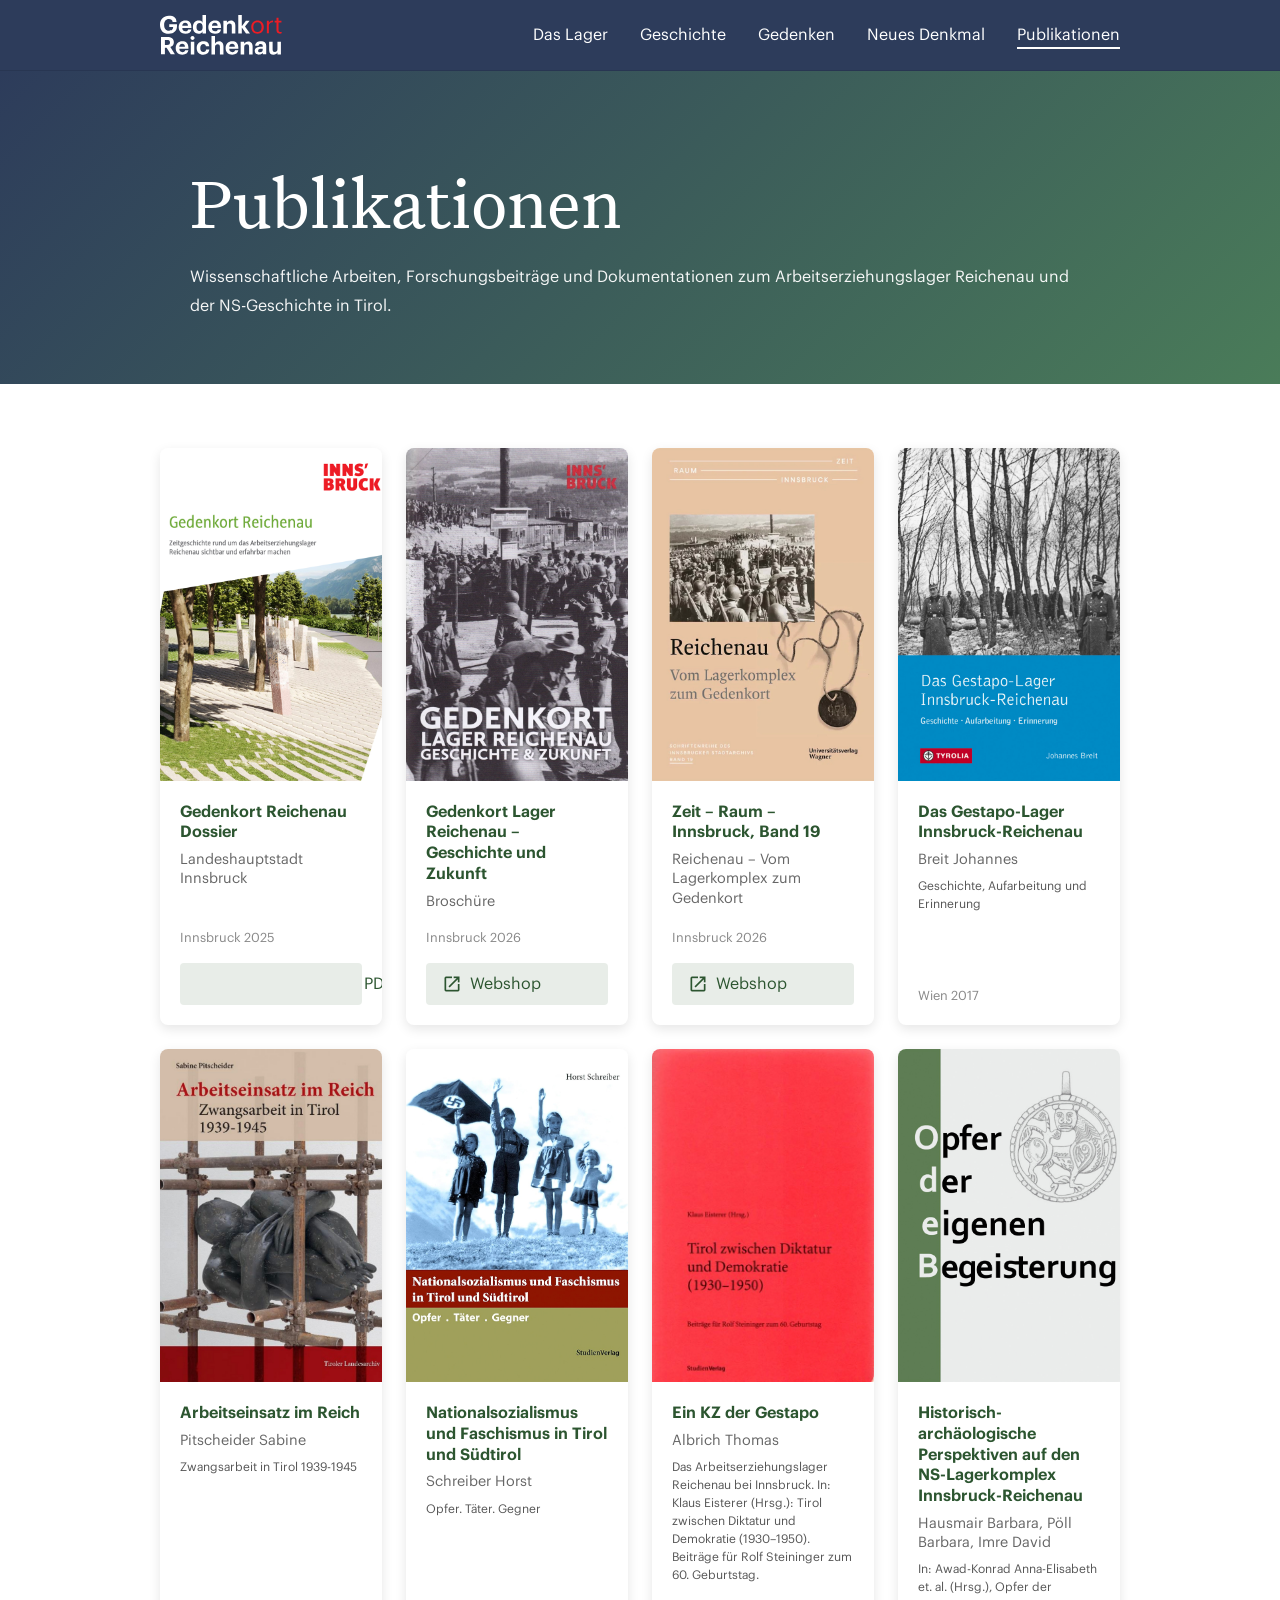
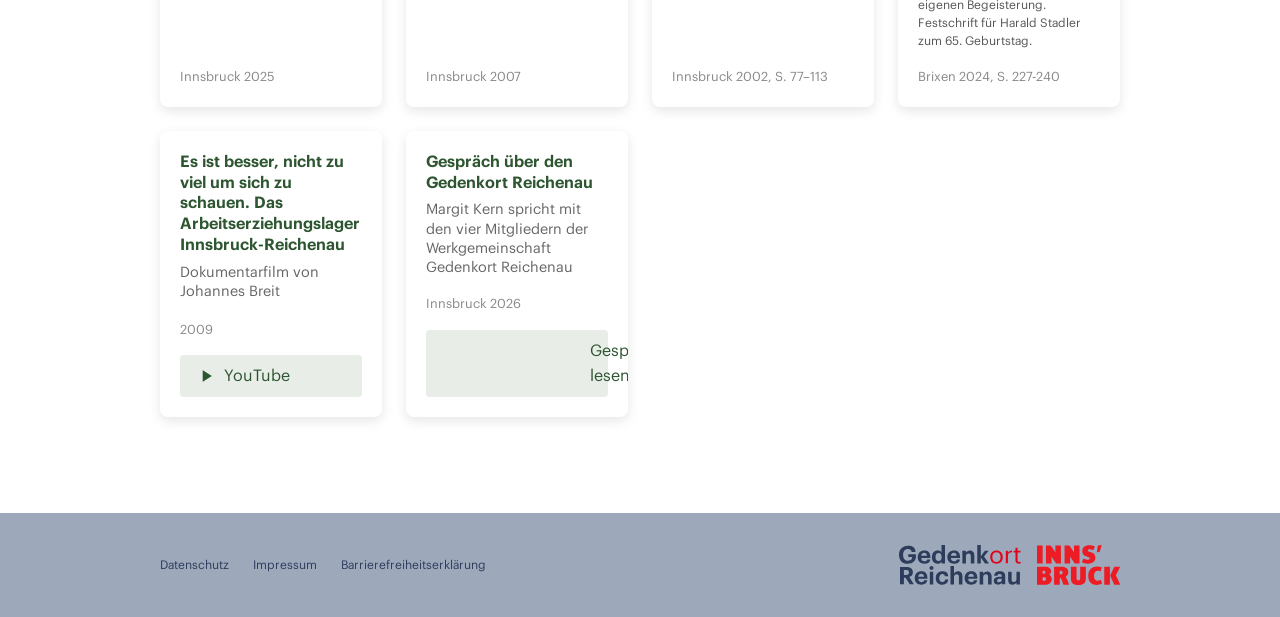
<file: publikationen.html>
<!DOCTYPE html>
<html lang="de">
<head>
    <meta charset="UTF-8">
    <meta name="viewport" content="width=device-width, initial-scale=1.0">
    <title>Publikationen - Gedenkort Reichenau</title>
    <meta name="description" content="Publikationen und wissenschaftliche Arbeiten zum Arbeitserziehungslager Reichenau und der NS-Geschichte in Tirol.">
    <link rel="icon" type="image/svg+xml" href="assets/favicon.svg">
    <link rel="stylesheet" href="css/styles.css">
    <link href="https://fonts.googleapis.com/icon?family=Material+Icons" rel="stylesheet">
</head>
<body>
    <header class="header">
        <nav class="nav">
            <div class="nav-container">
                <a href="index.html" class="logo">
                    <img src="assets/gor-logo-white.svg" alt="Gedenkort Reichenau" class="logo-img">
                </a>
                <ul class="nav-menu">
                    <li><a href="index.html#camp" class="nav-link">Das Lager</a></li>
                    <li><a href="index.html#history" class="nav-link">Geschichte</a></li>
                    <li><a href="index.html#remembrance" class="nav-link">Gedenken</a></li>
                    <li><a href="index.html#memorial" class="nav-link">Neues Denkmal</a></li>
                    <li><a href="publikationen.html" class="nav-link active">Publikationen</a></li>
                </ul>
                <div class="hamburger" id="hamburger-menu">
                    <span class="material-icons">menu</span>
                </div>
                <!-- Mobile Menu Overlay -->
                <div class="mobile-menu" id="mobile-menu">
                    <button class="mobile-menu-close" id="mobile-menu-close" aria-label="Menü schließen"><span class="material-icons">close</span></button>
                    <ul class="mobile-nav-main">
                        <li><a href="index.html#camp" class="nav-link">Das Lager</a></li>
                        <li><a href="index.html#history" class="nav-link">Geschichte</a></li>
                        <li><a href="index.html#remembrance" class="nav-link">Gedenken</a></li>
                        <li><a href="index.html#memorial" class="nav-link">Neues Denkmal</a></li>
                        <li><a href="publikationen.html" class="nav-link active">Publikationen</a></li>
                    </ul>
                    <div class="mobile-nav-footer">
                        <ul class="mobile-footer-links">
                            <li><a href="datenschutz.html">Datenschutz</a></li>
                            <li><a href="impressum.html">Impressum</a></li>
                            <li><a href="barrierefreiheit.html">Barrierefreiheitserklärung</a></li>
                        </ul>
                        <div class="mobile-footer-logos">
                            <img src="assets/gor-logo.svg" alt="GoR Logo" class="footer-logo">
                            <a href="https://www.innsbruck.gv.at/" target="_blank" rel="noopener noreferrer">
                                <img src="assets/ibk-logo.svg" alt="IBK Logo" class="footer-logo">
                            </a>
                        </div>
                    </div>
                </div>
            </div>
        </nav>
    </header>

    <main>
        <!-- Hero Section -->
        <section class="interview-hero">
            <div class="container">
                <div class="interview-hero-content">
                    <h1 class="section-title">Publikationen</h1>
                    <p class="interview-intro">Wissenschaftliche Arbeiten, Forschungsbeiträge und Dokumentationen zum Arbeitserziehungslager Reichenau und der NS-Geschichte in Tirol.</p>
                </div>
            </div>
        </section>

        <!-- Publications Content -->
        <section class="interview-content">
            <div class="container">
                
                <div class="publications-grid">
                    <!-- Dossier -->
                    <div class="publication-card">
                        <div class="publication-image">
                            <img src="assets/Gedenkort-Dossier.jpg" alt="Gedenkort Reichenau Dossier Cover">
                        </div>
                        <div class="publication-content">
                            <h3>Gedenkort Reichenau Dossier</h3>
                            <p class="publication-meta">Landeshauptstadt Innsbruck</p>
                            <p class="publication-year">Innsbruck 2025</p>
                            <a href="https://ibkinfo.at/media/17350/gedenkort_reichenau_dossier.pdf" target="_blank" rel="noopener noreferrer" class="publication-link">
                                <span class="material-icons">download</span> PDF
                            </a>
                        </div>
                    </div>

                    <!-- Broschüre -->
                    <div class="publication-card">
                        <div class="publication-image">
                            <img src="assets/Geschichte-und-Zukunft.jpg" alt="Gedenkort Lager Reichenau – Geschichte und Zukunft Cover">
                        </div>
                        <div class="publication-content">
                            <h3>Gedenkort Lager Reichenau – Geschichte und Zukunft</h3>
                            <p class="publication-meta">Broschüre</p>
                            <p class="publication-year">Innsbruck 2026</p>
                            <a href="https://www.innsbruck.gv.at/shop/publikationen-2026-2011/gedenkort-reichenau-geschichte-und-zukunft" target="_blank" rel="noopener noreferrer" class="publication-link">
                                <span class="material-icons">open_in_new</span> Webshop
                            </a>
                        </div>
                    </div>

                    <!-- Zeit-Raum-Innsbruck -->
                    <div class="publication-card">
                        <div class="publication-image">
                            <img src="assets/Zeit-Raum-Innsbruck.jpg" alt="Zeit – Raum – Innsbruck, Band 19 Cover">
                        </div>
                        <div class="publication-content">
                            <h3>Zeit – Raum – Innsbruck, Band 19</h3>
                            <p class="publication-meta">Reichenau – Vom Lagerkomplex zum Gedenkort</p>
                            <p class="publication-year">Innsbruck 2026</p>
                            <a href="https://www.innsbruck.gv.at/shop/publikationen-2026-2011/zeit-raum-innsbruck-bd-19-reichenau-vom-lagerkomplex-zum-gedenkort" target="_blank" rel="noopener noreferrer" class="publication-link">
                                <span class="material-icons">open_in_new</span> Webshop
                            </a>
                        </div>
                    </div>

                    <!-- Breit Johannes -->
                    <div class="publication-card">
                        <div class="publication-image">
                            <img src="assets/Breit-Gestapo-Lager.jpg" alt="Das Gestapo-Lager Innsbruck-Reichenau Cover">
                        </div>
                        <div class="publication-content">
                            <h3>Das Gestapo-Lager Innsbruck-Reichenau</h3>
                            <p class="publication-meta">Breit Johannes</p>
                            <p class="publication-description">Geschichte, Aufarbeitung und Erinnerung</p>
                            <p class="publication-year">Wien 2017</p>
                        </div>
                    </div>

                    <!-- Pitscheider Sabine -->
                    <div class="publication-card">
                        <div class="publication-image">
                            <img src="assets/Arbeitseinsatz-im-Reich.jpg" alt="Arbeitseinsatz für das Reich Cover">
                        </div>
                        <div class="publication-content">
                            <h3>Arbeitseinsatz im Reich</h3>
                            <p class="publication-meta">Pitscheider Sabine</p>
                            <p class="publication-description">Zwangsarbeit in Tirol 1939-1945</p>
                            <p class="publication-year">Innsbruck 2025</p>
                        </div>
                    </div>

                    <!-- Schreiber Horst -->
                    <div class="publication-card">
                        <div class="publication-image">
                            <img src="assets/Schreiber-Nationalsozialismus.jpg" alt="Nationalsozialismus und Faschismus in Tirol und Südtirol Cover">
                        </div>
                        <div class="publication-content">
                            <h3>Nationalsozialismus und Faschismus in Tirol und Südtirol</h3>
                            <p class="publication-meta">Schreiber Horst</p>
                            <p class="publication-description">Opfer. Täter. Gegner</p>
                            <p class="publication-year">Innsbruck 2007</p>
                        </div>
                    </div>

                    <!-- Albrich Thomas -->
                    <div class="publication-card">
                        <div class="publication-image">
                            <img src="assets/Tirol-zwischen-Diktatur-Demokratie.jpg" alt="Tirol zwischen Diktatur und Demokratie Cover">
                        </div>
                        <div class="publication-content">
                            <h3>Ein KZ der Gestapo</h3>
                            <p class="publication-meta">Albrich Thomas</p>
                            <p class="publication-description">Das Arbeitserziehungslager Reichenau bei Innsbruck. In: Klaus Eisterer (Hrsg.): Tirol zwischen Diktatur und Demokratie (1930–1950). Beiträge für Rolf Steininger zum 60. Geburtstag.</p>
                            <p class="publication-year">Innsbruck 2002, S. 77–113</p>
                        </div>
                    </div>

                    <!-- Hausmair et al. -->
                    <div class="publication-card">
                        <div class="publication-image">
                            <img src="assets/Opfer-der-eigenen-Begeisterung.jpg" alt="Historisch-archäologische Perspektiven auf den NS-Lagerkomplex Innsbruck-Reichenau Cover">
                        </div>
                        <div class="publication-content">
                            <h3>Historisch-archäologische Perspektiven auf den NS-Lagerkomplex Innsbruck-Reichenau</h3>
                            <p class="publication-meta">Hausmair Barbara, Pöll Barbara, Imre David</p>
                            <p class="publication-description">In: Awad-Konrad Anna-Elisabeth et. al. (Hrsg.), Opfer der eigenen Begeisterung. Festschrift für Harald Stadler zum 65. Geburtstag.</p>
                            <p class="publication-year">Brixen 2024, S. 227-240</p>
                        </div>
                    </div>

                    <!-- Dokumentarfilm -->
                    <div class="publication-card multimedia-card">
                        <div class="publication-content">
                            <h3>Es ist besser, nicht zu viel um sich zu schauen. Das Arbeitserziehungslager Innsbruck-Reichenau</h3>
                            <p class="publication-meta">Dokumentarfilm von Johannes Breit</p>
                            <p class="publication-year">2009</p>
                            <a href="https://www.youtube.com/watch?v=QdPywcM7HOg" target="_blank" rel="noopener noreferrer" class="publication-link">
                                <span class="material-icons">play_arrow</span> YouTube
                            </a>
                        </div>
                    </div>

                    <!-- Gespräch -->
                    <div class="publication-card multimedia-card">
                        <div class="publication-content">
                            <h3>Gespräch über den Gedenkort Reichenau</h3>
                            <p class="publication-meta">Margit Kern spricht mit den vier Mitgliedern der Werkgemeinschaft Gedenkort Reichenau</p>
                            <p class="publication-year">Innsbruck 2026</p>
                            <a href="interview.html" class="publication-link">
                                <span class="material-icons">article</span> Gespräch lesen
                            </a>
                        </div>
                    </div>
                </div>

            </div>
        </section>

        <style>
            .publications-grid {
                display: grid;
                grid-template-columns: repeat(auto-fill, minmax(220px, 1fr));
                gap: 1.5rem;
                margin-bottom: 2rem;
            }

            .publication-card {
                background: white;
                border-radius: 8px;
                overflow: hidden;
                box-shadow: 0 4px 12px rgba(0, 0, 0, 0.1);
                transition: transform 0.3s ease, box-shadow 0.3s ease;
                display: flex;
                flex-direction: column;
            }

            .publication-card:hover {
                transform: translateY(-5px);
                box-shadow: 0 8px 24px rgba(0, 0, 0, 0.15);
            }

            .publication-image {
                width: 100%;
                aspect-ratio: 2/3;
                overflow: hidden;
                background: #f5f5f5;
                display: flex;
                align-items: center;
                justify-content: center;
            }

            .publication-image img {
                width: 100%;
                height: 100%;
                object-fit: cover;
            }

            .publication-image.placeholder {
                background: linear-gradient(135deg, #e8ede8 0%, #d0d8d0 100%);
            }

            .publication-image.placeholder .material-icons {
                font-size: 64px;
                color: #2c5530;
                opacity: 0.3;
            }

            .publication-image.placeholder.video {
                background: linear-gradient(135deg, #2c5530 0%, #1e3a20 100%);
            }

            .publication-image.placeholder.video .material-icons {
                font-size: 80px;
                color: white;
                opacity: 0.9;
            }

            .publication-content {
                padding: 1.25rem;
                flex-grow: 1;
                display: flex;
                flex-direction: column;
            }

            .publication-content h3 {
                font-size: 1rem;
                font-weight: 600;
                color: #2c5530;
                margin-bottom: 0.5rem;
                line-height: 1.3;
            }

            .publication-meta {
                font-size: 0.9rem;
                line-height: 1.2rem;
                color: #666;
                font-weight: 500;
                margin-bottom: 0.5rem;
            }

            .publication-description {
                font-size: 0.75rem;
                color: #555;
                line-height: 1.5;
                margin-bottom: 0.5rem;
                flex-grow: 1;
            }

            .publication-year {
                font-size: 0.8rem;
                color: #888;
                margin-top: auto;
                padding-top: 0.5rem;
            }

            .publication-link {
                display: inline-flex;
                align-items: center;
                gap: 0.5rem;
                color: #2c5530;
                text-decoration: none;
                font-weight: 500;
                margin-top: 1rem;
                padding: 0.5rem 1rem;
                background: #e8ede8;
                border-radius: 4px;
                transition: background 0.2s ease;
            }

            .publication-link:hover {
                background: #d0d8d0;
            }

            .publication-link .material-icons {
                font-size: 20px;
            }

            @media (max-width: 768px) {
                .publications-grid {
                    grid-template-columns: repeat(auto-fill, minmax(200px, 1fr));
                    gap: 1.25rem;
                }

                .publication-content h3 {
                    font-size: 1rem;
                }
            }

            @media (max-width: 480px) {
                .publications-grid {
                    grid-template-columns: 1fr;
                }
            }
        </style>

    </main>

    <footer class="footer">
        <div class="container">
            <div class="footer-content">
                <div class="footer-links">
                    <a href="datenschutz.html">Datenschutz</a>
                    <a href="impressum.html">Impressum</a>
                    <a href="barrierefreiheit.html">Barrierefreiheitserklärung</a>
                </div>
                <div class="footer-logos">
                    <img src="assets/gor-logo.svg" alt="GoR Logo" class="footer-logo">
                    <a href="https://www.innsbruck.gv.at/" target="_blank" rel="noopener noreferrer">
                        <img src="assets/ibk-logo.svg" alt="IBK Logo" class="footer-logo">
                    </a>
                </div>
            </div>
        </div>
    </footer>

    <script src="js/script.js"></script>
</body>
</html>
</file>
<file: css/styles.css>
/* Style for MapLibre popup content */
.maplibregl-popup-content {
    background: #cbd5e4 !important;
    color: #222 !important;
    padding: 5px 10px !important;
    border-radius: 6px;
    font-size: 1rem;
    box-shadow: 0 2px 8px rgba(40,52,79,0.12);
}
/* Font Face Declarations */

/* Material Icons - Self-hosted */
@font-face {
    font-family: 'Material Icons';
    font-style: normal;
    font-weight: 400;
    font-display: block;
    src: url('fonts/MaterialIcons-Regular.woff2') format('woff2');
}

.material-icons {
    font-family: 'Material Icons';
    font-weight: normal;
    font-style: normal;
    font-size: 24px;
    line-height: 1;
    letter-spacing: normal;
    text-transform: none;
    display: inline-block;
    white-space: nowrap;
    word-wrap: normal;
    direction: ltr;
    -webkit-font-feature-settings: 'liga';
    font-feature-settings: 'liga';
    -webkit-font-smoothing: antialiased;
}

@font-face {
    font-family: 'Graphik';
    src: url('../assets/Graphik-Regular-Web.woff2') format('woff2'),
         url('../assets/Graphik-Regular-Web.woff') format('woff'),
         url('../assets/Graphik-Regular-Web.ttf') format('truetype');
    font-weight: 400;
    font-style: normal;
    font-display: swap;
}

@font-face {
    font-family: 'Graphik';
    src: url('../assets/Graphik-Semibold-Web.woff2') format('woff2'),
         url('../assets/Graphik-Semibold-Web.woff') format('woff'),
         url('../assets/Graphik-Semibold-Web.ttf') format('truetype');
    font-weight: 600;
    font-style: normal;
    font-display: swap;
}

@font-face {
    font-family: 'Untitled Serif';
    src: url('../assets/untitled-serif-regular.woff2') format('woff2');
    font-weight: 400;
    font-style: normal;
    font-display: swap;
}

/* Global custom properties — defined on :root so they inherit to all elements,
   including h2s that are direct children of section.about (not wrapped in .container) */
:root {
    --c-pad: 20px; /* horizontal container padding; used for sticky title alignment */
}

/* Reset and Base Styles */
* {
    margin: 0;
    padding: 0;
    box-sizing: border-box;
}

html {
    scroll-behavior: smooth;
    height: 100%;
    width: 100%;
    max-width: 100vw;
    overflow-x: clip; /* clip doesn't create a scroll container, preserving position:sticky */
}

body {
    font-family: 'Graphik', -apple-system, BlinkMacSystemFont, 'Segoe UI', Roboto, sans-serif;
    line-height: 1.6;
    color: #333;
    background-color: #CFD8DC;
    min-height: 100%;
    display: flex;
    flex-direction: column;
    width: 100%;
    max-width: 100vw;
    overflow-x: clip; /* clip doesn't create a scroll container, preserving position:sticky */
}

main {
    flex: 1 0 auto;
}

.footer {
    flex-shrink: 0;
}

.container {
    width: 100%;
    max-width: 1000px;
    margin: 0 auto;
    padding: 0 var(--c-pad);
    box-sizing: border-box;
}

/* Scroll anchor offset */
section[id],
div[id] {
    scroll-margin-top: 2rem;
}

/* Header and Navigation */
.header {
    position: fixed;
    top: 0;
    width: 100%;
    background: #2D3C5B;
    backdrop-filter: blur(10px);
    border-bottom: 1px solid rgba(0, 0, 0, 0.1);
    z-index: 10000;
    transition: all 0.3s ease;
}

.nav-container {
    max-width: 1000px;
    margin: 0 auto;
    padding: 0 20px;
    display: flex;
    justify-content: space-between;
    align-items: center;
    height: 70px;
}

.logo {
    display: flex;
    align-items: center;
    text-decoration: none;
    transition: transform 0.3s ease;
}

.logo:hover {
    transform: scale(1.05);
}

.logo-img {
    height: 40px;
    width: auto;
    transition: opacity 0.3s ease;
}

.nav-menu {
    display: flex;
    list-style: none;
    gap: 2rem;
}

.nav-link {
    text-decoration: none;
    color: #fff;
    font-weight: 300;
    transition: color 0.3s ease;
    position: relative;
}

.nav-link:hover {
    color: #fff;
}

.nav-link::after {
    content: '';
    position: absolute;
    bottom: -5px;
    left: 0;
    width: 0;
    height: 2px;
    background-color: #fff;
    transition: width 0.3s ease;
}

.nav-link:hover::after {
    width: 100%;
}


/* Hamburger menu */
.hamburger {
        display: none;
        align-items: center;
        cursor: pointer;
        margin-left: 1.5rem;
}
.hamburger .material-icons {
        font-size: 2.2rem;
        color: #fff;
}

@media (max-width: 900px) {
    .hamburger {
        display: flex;
    }
    .nav-menu {
        display: none;
    }
}

/* Mobile menu overlay */
.mobile-menu {
    display: flex;
    position: fixed;
    top: 0;
    left: 0;
    width: 100vw;
    height: 100vh;
    background:  #cbd4e4;
    z-index: 2000;
    flex-direction: column;
    justify-content: flex-start;
    align-items: flex-start;
    padding: 2.5rem 1.5rem 1.5rem 1.5rem;
    box-sizing: border-box;
    transform: translateX(100%);
    transition: transform 0.3s ease;
}
.mobile-menu.open {
    transform: translateX(0);
}
.mobile-menu-close {
    background: none;
    border: none;
    color: #000;
    font-size: 2rem;
    position: absolute;
    top: 1.2rem;
    right: 1.2rem;
    cursor: pointer;
}
.mobile-nav-main {
    list-style: none;
    padding: 0;
    margin: 0 0 2.5rem 0;
    width: 100%;
}
.mobile-nav-main li {
    margin-bottom: 1rem;
    border-bottom: #28344f solid 1px;
}
.mobile-nav-main .nav-link {
    color: #000;
    font-size: 1rem;
    font-weight: 300;
    text-decoration: none;
    text-transform: uppercase;
    /* border-bottom: #28344f solid 1px; */
}
.mobile-nav-footer {
    width: 100%;
    border-top: 1px solid #4a5875;
    padding-top: 1.5rem;
    margin-top: 1.5rem;
    display: flex;
    flex-direction: column;
    align-items: flex-start;
}
.mobile-footer-links {
    list-style: none;
    padding: 0;
    margin: 0 0 1rem 0;
    /* display: flex; */
    gap: 1.2rem;
}
.mobile-footer-links a {
    color: #000;
    font-size: 1rem;
    text-decoration: none;
    font-weight: 300;
}
.mobile-footer-logos {
    display: flex;
    gap: 1.2rem;
    align-items: center;
    width: 100% !important;
}
.mobile-footer-logos .footer-logo {
    height: 55px;
    width: auto;
    margin: 0;
}

/* Hero Section */
.hero {
    display: flex;
    align-items: center;
    min-height: 100vh;
    padding: 70px 0 0;
    background: url('../assets/reichenau.jpg');
    background-size: cover;
    background-position: center;
    background-attachment: fixed;
    position: relative;
}

.hero .container {
    display: flex;
    align-items: center;
    width: 100%;
}

.hero-content {
    flex: 1;
    max-width: 600px;
    margin-right: 2rem;
}

.hero-title {
    font-size: 4.5rem;
    font-weight: 400;
    color: #FFFFFF;
    margin-bottom: 1rem;
    line-height: 1.2;
    font-family: 'Untitled Serif', Georgia, serif;
    background: rgba(0, 0, 0, 0.5);
    padding: 0.5rem 1.5rem;
    border-radius: 6px;
    /* backdrop-filter: blur(10px); */
    display: inline-block;
}

.hero-subtitle {
    font-size: 1rem;
    color: #FFFFFF;
    margin-bottom: 2rem;
    line-height: 1.6;
    background: rgba(0, 0, 0, 0.5);
    padding: 0.5rem 1.5rem;
    border-radius: 4px;
    /* backdrop-filter: blur(10px); */
    display: inline-block;
    /* max-width: 90%; */
    /* white-space: nowrap; */
}

.cta-button {
    background: linear-gradient(135deg, #2D3C5B 0%, #4a7c59 100%);
    color: white;
    border: none;
    padding: 15px 30px;
    font-size: 1rem;
    font-weight: 600;
    border-radius: 50px;
    cursor: pointer;
    transition: all 0.3s ease;
    text-transform: uppercase;
    letter-spacing: 1px;
    font-family: 'Graphik', sans-serif;
}

.cta-button:hover {
    transform: translateY(-2px);
    box-shadow: 0 10px 25px rgba(44, 85, 48, 0.3);
}

.hero-image {
    flex: 1;
    max-width: 500px;
}

.hero-img {
    width: 100%;
    height: auto;
    border-radius: 20px;
    box-shadow: 0 20px 40px rgba(0, 0, 0, 0.1);
    object-fit: cover;
}

/* Memorial Hero Section */
.memorial-hero {
    display: flex;
    align-items: center;
    min-height: 80vh;
    padding: 70px 0;
    background: url('../assets/site-image.jpg');
    background-size: cover;
    background-position: center;
    background-attachment: fixed;
    position: relative;
}

.memorial-hero::before {
    content: '';
    position: absolute;
    top: 0;
    left: 0;
    right: 0;
    bottom: 0;
    background: rgba(0, 0, 0, 0.4);
    z-index: 1;
}

.memorial-hero .container {
    display: flex;
    align-items: center;
    width: 100%;
    position: relative;
    z-index: 2;
}

.memorial-hero-content {
    width: 100%;
    max-width: 800px;
    margin: 0 auto;
    /* text-align: center; */
    color: white;
}

.memorial-hero .section-title {
    font-size: 3rem;
    font-weight: 400;
    margin-bottom: 2rem;
    color: white;
    text-shadow: 2px 2px 4px rgba(0, 0, 0, 0.3);
}

.memorial-hero .section-intro {
    font-size: 1.2rem;
    line-height: 1.7;
    color: white;
    text-shadow: 1px 1px 2px rgba(0, 0, 0, 0.3);
    font-family: 'Untitled Serif', serif;
}

/* Section Styles */
.section-title,
h2.section-title {
    font-size: 4.5rem;
    font-weight: 400;
    line-height: 4.5rem;
    text-align: left;
    margin-bottom: 3rem;
    color: #2D3C5B;
    font-family: 'Untitled Serif', Georgia, serif;
    position: sticky;
    top: var(--sticky-top, 70px);
    z-index: 9999; /* second highest after .header (10000) */
    background-color: transparent;
    /* Only background-color and box-shadow transition — layout transitions on sticky
       elements shift the flow placeholder and cause scroll-anchor jitter */
    transition: background-color 0.2s ease, box-shadow 0.2s ease;
}

/* Full-viewport background strip on the sticky h2, via pseudo-element so the
   text stays aligned with the container while the bar bleeds edge to edge.
   Formula: min(-pad, 500px - 50vw - pad) pulls left edge to viewport x=0
   whether or not the container is constrained by its max-width. */
.section-title::before {
    content: '';
    position: absolute;
    top: 0;
    bottom: 0;
    left: min(calc(-1 * var(--c-pad, 20px)), calc(500px - 50vw - var(--c-pad, 20px)));
    width: 100vw;
    background: transparent;
    box-shadow: none;
    z-index: -1;
    transition: background-color 0.2s ease, box-shadow 0.2s ease;
}

.section-title.is-stuck {
    font-size: 2.25rem;
    line-height: 2.25rem;
    padding: 0.75rem 0;
}

.section-title.is-stuck::before {
    background: #ffffff;
    box-shadow: 0 2px 10px rgba(0, 0, 0, 0.12);
}

/* When h2 is a direct child of .about (not wrapped in .container), its own box
   already spans full width — the ::before left offset must be 0, not the
   container-relative inset used for the other sections. */
.about > .section-title::before,
.about > h2.section-title::before {
    left: 0;
}

/* Zero-height sentinel placed before each section title to track natural scroll position */
.sticky-sentinel {
    height: 0;
    pointer-events: none;
    visibility: hidden;
}

/* .section-title::after {
    content: '';
    position: absolute;
    bottom: -10px;
    left: 50%;
    transform: translateX(-50%);
    width: 60px;
    height: 4px;
    background: linear-gradient(135deg, #2D3C5B 0%, #4a7c59 100%);
    border-radius: 2px;
} */
/* @media (max-width: 480px) {
    .section-title {
        font-size: 2rem;
    }
} */

/* When section-title is a direct child of .about (not wrapped in .container),
   indent it to match the container layout */
.about > .section-title,
.about > h2.section-title {
    padding-left: max(var(--c-pad, 20px), calc((100% - 1000px) / 2 + var(--c-pad, 20px)));
    padding-right: max(var(--c-pad, 20px), calc((100% - 1000px) / 2 + var(--c-pad, 20px)));
}

/* About Section */
.about {
    padding: 50px 0;
    background-color: #fff;
    overflow-anchor: none; /* prevent scroll anchoring from interfering with position:sticky */
}

.about-content {
    display: grid;
    grid-template-columns: 1fr 1fr;
    gap: 4rem;
    align-items: start;
}

.about-text {
    display: flex;
    flex-direction: column;
    justify-content: flex-start;
    align-self: start;
}

.about-text p {
    font-size: 1rem;
    margin-bottom: 1.5rem;
    color: #263238;
    line-height: 1.7;
}

.features {
    display: grid;
    grid-template-columns: 1fr;
    gap: 1.5rem;
    margin-top: 2rem;
}

.feature {
    padding: 1.5rem;
    background: #f8f9fa;
    border-radius: 10px;
    border-left: 4px solid #2D3C5B;
}

.feature h3 {
    color: #2D3C5B;
    margin-bottom: 0.5rem;
    font-weight: 600;
    font-family: 'Graphik', sans-serif;
}

.about-img {
    width: 100%;
    border-radius: 4px;
    box-shadow: 0 4px 6px rgba(0, 0, 0, 0.1);
}

/* Zoomable Image Styles */
.zoomable-image-container {
    position: relative;
    cursor: pointer;
    border-radius: 4px;
    overflow: hidden;
    transition: transform 0.3s ease;
}

.zoomable-image-container:hover {
    transform: scale(1.03);
}

.zoomable-image {
    width: 100%;
    height: auto;
    display: block;
    transition: transform 0.3s ease;
}

.zoom-overlay {
    position: absolute;
    top: 10px;
    right: 10px;
    width: 40px;
    height: 40px;
    background: rgba(255, 255, 255, 0.9);
    border: 2px solid #2D3C5B;
    border-radius: 50%;
    display: flex;
    align-items: center;
    justify-content: center;
    opacity: 0;
    transition: all 0.3s ease;
    backdrop-filter: blur(5px);
}

.zoomable-image-container:hover .zoom-overlay {
    opacity: 1;
}

.zoom-icon {
    color: #2D3C5B;
    font-size: 20px;
}

.image-caption {
    font-size: 0.85rem;
    color: #263238;
    margin-top: 1rem;
    line-height: 1.5;
    font-style: italic;
}

.image-source {
    font-size: 0.75rem;
    color: #666;
    font-style: normal;
    margin-top: 0.25rem;
    margin-bottom: 1rem;
    line-height: 1.5;
}

/* Zoomed modal styles */
.zoom-modal {
    position: fixed;
    top: 0;
    left: 0;
    width: 100vw;
    height: 100vh;
    background: rgba(0, 0, 0, 0.9);
    z-index: 10001;
    display: none;
    align-items: center;
    justify-content: center;
    cursor: zoom-out;
    padding-top: 70px;
}

.zoom-modal.active {
    display: flex;
}

.zoom-modal img {
    max-width: 90vw;
    max-height: calc(90vh - 70px);
    object-fit: contain;
    border-radius: 8px;
}

.zoom-close {
    position: absolute;
    top: 90px;
    right: 20px;
    width: 50px;
    height: 50px;
    background: rgba(255, 255, 255, 0.95);
    border: none;
    border-radius: 50%;
    cursor: pointer;
    display: flex;
    align-items: center;
    justify-content: center;
    transition: all 0.3s ease;
    z-index: 10002;
}

.zoom-close:hover {
    background: #fff;
    transform: scale(1.1);
}

.zoom-close .material-icons {
    color: #2D3C5B;
    font-size: 24px;
}

/* Image Comparison Styles - Pure CSS Solution */
.image-comparison {
    width: 100%;
    /* margin: 2rem 0; */
}

.image-comparison-container {
    position: relative;
    width: 100%;
    max-width: 800px;
    margin: 0 auto;
    border-radius: 4px;
    overflow: hidden;
    --range: 50%;
}

/* Image wrapper contains the grid layout */
.image-wrapper {
    position: relative;
    display: grid;
    width: 100%;
    overflow: hidden;
    border-radius: 4px;
}

/* Position both images and slider above each other */
.image-wrapper .image-background,
.image-wrapper .image-foreground,
.image-wrapper .comparison-slider {
    grid-column: 1;
    grid-row: 1;
}

.comparison-img {
    width: 100%;
    height: auto;
    display: block;
    object-fit: cover;
}

/* Foreground image that gets clipped */
.image-foreground {
    clip-path: inset(0 calc(100% - var(--range)) 0 0);
    z-index: 2;
}

/* Range slider styling */
.comparison-slider {
    position: relative;
    width: 100%;
    height: 100%;
    margin: 0;
    padding: 0;
    background: transparent;
    outline: none;
    z-index: 10;
    cursor: col-resize;
    -webkit-appearance: none;
    appearance: none;
}

/* Webkit slider track */
.comparison-slider::-webkit-slider-track {
    background: transparent;
    height: 100%;
    border: none;
}

/* Webkit slider thumb */
.comparison-slider::-webkit-slider-thumb {
    -webkit-appearance: none;
    appearance: none;
    width: 4px;
    height: 100%;
    background: #fff;
    /* box-shadow: 0 0 10px rgba(0, 0, 0, 0.5); */
    cursor: col-resize;
    border: none;
    position: relative;
}

/* Firefox slider track */
.comparison-slider::-moz-range-track {
    background: transparent;
    height: 100%;
    border: none;
}

/* Firefox slider thumb */
.comparison-slider::-moz-range-thumb {
    width: 4px;
    height: 100%;
    background: #fff;
    box-shadow: 0 0 10px rgba(0, 0, 0, 0.5);
    cursor: col-resize;
    border: none;
    border-radius: 0;
}

/* Slider handle circle - positioned using pseudo-element */
.comparison-slider::before {
    content: '';
    position: absolute;
    top: 50%;
    left: var(--range);
    transform: translate(-50%, -50%);
    width: 40px;
    height: 40px;
    background: #fff;
    border: 2px solid #2D3C5B;
    border-radius: 50%;
    box-shadow: 0 2px 8px rgba(0, 0, 0, 0.2);
    pointer-events: none;
    z-index: 15;
}

/* Handle icon */
.comparison-slider::after {
    content: '↔';
    position: absolute;
    top: 50%;
    left: var(--range);
    transform: translate(-50%, -50%);
    color: #2D3C5B;
    font-size: 18px;
    font-weight: bold;
    pointer-events: none;
    z-index: 16;
}

.comparison-labels {
    position: absolute;
    bottom: 10px;
    left: 0;
    right: 0;
    display: flex;
    justify-content: space-between;
    padding: 0 20px;
    z-index: 20;
    pointer-events: none;
}

.label-before,
.label-after {
    background: rgba(0, 0, 0, 0.8);
    color: #fff;
    padding: 6px 12px;
    border-radius: 4px;
    font-size: 0.9rem;
    font-weight: 600;
    font-family: 'Graphik', sans-serif;
    border: none;
    cursor: default;
    transition: all 0.3s ease;
}

/* Mobile and desktop description text */
.mobile-description {
    display: none !important;
}

.desktop-description {
    display: block !important;
}

/* Zoom button */
.zoom-button {
    position: absolute;
    top: 10px;
    right: 10px;
    width: 40px;
    height: 40px;
    background: rgba(255, 255, 255, 0.9);
    border: 2px solid #2D3C5B;
    border-radius: 50%;
    cursor: pointer;
    display: flex;
    align-items: center;
    justify-content: center;
    z-index: 25;
    transition: all 0.3s ease;
    backdrop-filter: blur(5px);
}

.zoom-button:hover {
    background: #2D3C5B;
    color: #fff;
    transform: scale(1.1);
}

.zoom-button .material-icons {
    font-size: 20px;
    color: inherit;
}

/* Zoomed state - fullscreen overlay */
.image-comparison-container.zoomed {
    position: fixed;
    top: 0;
    left: 0;
    width: 100vw;
    height: 100vh;
    max-width: none;
    margin: 0;
    border-radius: 0;
    z-index: 9999;
    background: rgba(0, 0, 0, 0.95);
    display: flex;
    align-items: center;
    justify-content: center;
}

/* Inner wrapper - limit width and let images determine height naturally */
.image-comparison-container.zoomed .image-wrapper {
    position: relative;
    width: min(85vw, 950px);
    max-height: 80vh;
    display: grid;
    border-radius: 0;
    overflow: hidden;
}

.image-comparison-container.zoomed .image-wrapper .image-background,
.image-comparison-container.zoomed .image-wrapper .image-foreground,
.image-comparison-container.zoomed .image-wrapper .comparison-slider {
    grid-column: 1;
    grid-row: 1;
}

.image-comparison-container.zoomed .comparison-img {
    width: 100%;
    height: auto;
    display: block;
}

/* Slider in zoomed mode */
.image-comparison-container.zoomed .comparison-slider {
    position: relative;
    width: 100%;
    height: 100%;
    z-index: 20;
    cursor: col-resize;
}

/* Foreground clip in zoomed mode */
.image-comparison-container.zoomed .image-foreground {
    clip-path: inset(0 calc(100% - var(--range)) 0 0);
    z-index: 2;
}

/* Hide the original zoom button in zoomed mode */
.image-comparison-container.zoomed .zoom-button {
    display: none;
}

/* Close button - only visible when zoomed */
.close-button {
    display: none;
}

.image-comparison-container.zoomed .close-button {
    display: flex;
    position: absolute;
    top: 10px;
    right: 10px;
    width: 40px;
    height: 40px;
    background: rgba(255, 255, 255, 0.9);
    border: 2px solid #2D3C5B;
    border-radius: 50%;
    cursor: pointer;
    align-items: center;
    justify-content: center;
    z-index: 30;
    transition: all 0.3s ease;
}

.image-comparison-container.zoomed .close-button:hover {
    background: #2D3C5B;
    color: #fff;
    transform: scale(1.1);
}

.image-comparison-container.zoomed .close-button .material-icons {
    font-size: 20px;
    color: inherit;
}

/* Labels in zoomed mode - inside image wrapper */
.image-comparison-container.zoomed .comparison-labels {
    position: absolute;
    bottom: 15px;
    left: 0;
    right: 0;
    padding: 0 15px;
    z-index: 25;
}

/* Image description */
.image-description {
    margin-top: 1rem;
    padding: 0;
}

.image-description p {
    font-size: 0.85rem;
    line-height: 1.6;
    /* color: #263238; */
    color: #546E7A;
    margin: 0;
}

.image-description strong {
    color: #2D3C5B;
    font-weight: 600;
}

@media (max-width: 768px) {
    /* Hide slider on mobile */
    .comparison-slider {
        display: none;
    }
    
    /* Make labels into clickable buttons on mobile */
    .comparison-labels {
        pointer-events: auto;
        bottom: 15px;
        padding: 0 15px;
        justify-content: space-between;
    }
    
    .label-before,
    .label-after {
        cursor: pointer;
        opacity: 0.6;
        border: 2px solid transparent;
    }
    
    .label-before.active,
    .label-after.active {
        opacity: 1;
        background: rgba(44, 85, 48, 0.9);
        border-color: rgba(255, 255, 255, 0.6);
        transform: scale(1.05);
    }
    
    /* Add fade transition for foreground image on mobile */
    .image-foreground {
        transition: opacity 0.5s ease;
        clip-path: none !important; /* Remove mask on mobile, show full image */
    }
    
    .image-comparison-container.show-2024 .image-foreground {
        opacity: 0;
    }
    
    /* Swap description text on mobile */
    .mobile-description {
        display: block !important;
        font-size: 0.8rem;
    }
    
    .desktop-description {
        display: none !important;
    }
    
    .zoom-button {
        width: 36px;
        height: 36px;
        top: 8px;
        right: 8px;
    }
    
    .zoom-button .material-icons {
        font-size: 18px;
    }
    
    .image-comparison-container.zoomed .comparison-labels {
        padding: 0 60px 0 10px;
    }
    
    .image-description {
        margin-top: 1rem;
        padding: 0;
    }
    
    .image-description p {
        font-size: 0.9rem;
    }
}

/* Gallery Section */
.gallery {
    padding: 50px 0;
    background: #ffffff;
}

.gallery-grid {
    display: grid;
    grid-template-columns: repeat(auto-fit, minmax(280px, 1fr));
    gap: 2rem;
}

.gallery-item {
    position: relative;
    border-radius: 5px;
    overflow: hidden;
    box-shadow: 0 15px 30px rgba(0, 0, 0, 0.1);
    transition: transform 0.3s ease;
}

.gallery-item:hover {
    transform: translateY(-10px);
}

.gallery-img {
    width: 100%;
    height: 100%;
    object-fit: cover;
    transition: transform 0.3s ease;
}

.gallery-item:hover .gallery-img {
    transform: scale(1.1);
}

.gallery-overlay {
    position: absolute;
    bottom: 0;
    left: 0;
    right: 0;
    background: linear-gradient(transparent, rgba(0, 0, 0, 0.8));
    color: white;
    padding: 2rem 1.5rem 1.5rem;
    transform: translateY(100%);
    transition: transform 0.3s ease;
}

.gallery-item:hover .gallery-overlay {
    transform: translateY(0);
}

.gallery-overlay h3 {
    font-size: 1.2rem;
    font-weight: 600;
}

.hero-description {
    font-size: 1rem;
    color: #FFFFFF;
    margin-bottom: 2rem;
    font-style: italic;
    line-height: 1.6;
    background: rgba(0, 0, 0, 0.6);
    padding: 1rem 1.5rem;
    border-radius: 8px;
    backdrop-filter: blur(10px);
    display: inline-block;
}

.section-intro {
    font-size: 1rem;
    color: #263238;
    /* text-align: center; */
    margin-bottom: 3rem;
    max-width: 800px;
    margin-left: auto;
    margin-right: auto;
    line-height: 1.7;
}

.history-detailed {
    margin-top: 4rem;
    /* padding-top: 3rem; */
}

.history-detailed h3 {
    color: #2D3C5B;
    font-size: 1.8rem;
    font-weight: 400;
    /* margin-bottom: 1.5rem; */
    font-family: 'Untitled Serif', Georgia, serif;
}

.history-detailed p {
    font-size: 1rem;
    color: #263238;
    line-height: 1.7;
    margin-bottom: 1.5rem;
}

.memorial-details {
    margin-top: 4rem;
    display: grid;
    grid-template-columns: 1fr;
    gap: 2rem;
}

.memorial-feature {
    /* padding: 2rem; */
    /* background: #f8f9fa; */
    border-radius: 15px;
    /* border-left: 4px solid #2D3C5B;  */
}

.memorial-img {
    /* padding: 2rem; */
    /* background: #f8f9fa; */
    max-width: 100%;
    border-radius: 5px;
    /* border-left: 4px solid #2D3C5B; */
}

.transparent-img {
    background: transparent !important;
    /* Ensure PNG transparency is preserved */
    image-rendering: -webkit-optimize-contrast;
    image-rendering: crisp-edges;
}

.memorial-feature h3 {
    color: #2D3C5B;
    margin-bottom: 0.5rem;
    font-size: 2.5rem;
    line-height: 2.5rem;
    font-weight: 400;
    font-family: 'Untitled Serif', Georgia, serif;
}

.memorial-feature p {
    margin-bottom: 2rem;
    color: #263238;
    line-height: 1.7;
}

.remembrance-content {
    /* max-width: 900px; */
    margin: 0 auto;
}

.remembrance-text {
    font-size: 1rem;
    color: #263238;
    line-height: 1.7;
}

.remembrance-text p {
    margin-bottom: 1.5rem;
}

.memorial-inscription {
    padding: 2rem 0;
    margin: 2rem 0;
    position: relative;
}

.memorial-inscription p {
    font-size: 2rem;
    color: #263238;
    margin-bottom: 1rem;
    font-family: 'Untitled Serif', Georgia, serif;
    line-height: 1.3;
    position: relative;
    padding: 0 3rem;
}
@media (max-width: 600px) {
    .memorial-inscription p {
        font-size: 1.5rem;
        padding: 0 1.25rem;
    }
}

.memorial-inscription p::before {
    content: '';
    position: absolute;
    left: -1rem;
    top: -0.5rem;
    width: 2rem;
    height: 2rem;
    background-image: url("data:image/svg+xml,%3Csvg xmlns='http://www.w3.org/2000/svg' width='24' height='24' viewBox='0 0 24 24' fill='%23ed1c24' class='icon icon-tabler icons-tabler-filled icon-tabler-quote'%3E%3Cpath stroke='none' d='M0 0h24v24H0z' fill='none'/%3E%3Cpath d='M9 5a2 2 0 0 1 2 2v6c0 3.13 -1.65 5.193 -4.757 5.97a1 1 0 1 1 -.486 -1.94c2.227 -.557 3.243 -1.827 3.243 -4.03v-1h-3a2 2 0 0 1 -1.995 -1.85l-.005 -.15v-3a2 2 0 0 1 2 -2z' /%3E%3Cpath d='M18 5a2 2 0 0 1 2 2v6c0 3.13 -1.65 5.193 -4.757 5.97a1 1 0 1 1 -.486 -1.94c2.227 -.557 3.243 -1.827 3.243 -4.03v-1h-3a2 2 0 0 1 -1.995 -1.85l-.005 -.15v-3a2 2 0 0 1 2 -2z' /%3E%3C/svg%3E");
    background-repeat: no-repeat;
    background-size: contain;
    opacity: 0.6;
}

.memorial-inscription p::after {
    content: '';
    position: absolute;
    right: -1rem;
    bottom: -0.5rem;
    width: 2rem;
    height: 2rem;
    background-image: url("data:image/svg+xml,%3Csvg xmlns='http://www.w3.org/2000/svg' width='24' height='24' viewBox='0 0 24 24' fill='%23ed1c24' class='icon icon-tabler icons-tabler-filled icon-tabler-quote'%3E%3Cpath stroke='none' d='M0 0h24v24H0z' fill='none'/%3E%3Cpath d='M9 5a2 2 0 0 1 2 2v6c0 3.13 -1.65 5.193 -4.757 5.97a1 1 0 1 1 -.486 -1.94c2.227 -.557 3.243 -1.827 3.243 -4.03v-1h-3a2 2 0 0 1 -1.995 -1.85l-.005 -.15v-3a2 2 0 0 1 2 -2z' /%3E%3Cpath d='M18 5a2 2 0 0 1 2 2v6c0 3.13 -1.65 5.193 -4.757 5.97a1 1 0 1 1 -.486 -1.94c2.227 -.557 3.243 -1.827 3.243 -4.03v-1h-3a2 2 0 0 1 -1.995 -1.85l-.005 -.15v-3a2 2 0 0 1 2 -2z' /%3E%3C/svg%3E");
    background-repeat: no-repeat;
    background-size: contain;
    opacity: 0.6;
    transform: scaleX(-1);
}

.memorial-inscription footer {
    font-size: 0.9rem;
    color: #263238;
    font-style: normal;
}

.educational-info {
    background: #f8f9fa;
    padding: 2rem;
    border-radius: 15px;
}

.educational-info h4 {
    color: #2D3C5B;
    margin-bottom: 1rem;
    font-size: 1.2rem;
    font-weight: 600;
}

.educational-info p {
    color: #263238;
    line-height: 1.7;
    margin-bottom: 1.5rem;
}

/* Contact Section */
.contact {
    padding: 100px 0;
    background-color: #fff;
}

.contact-content {
    display: grid;
    grid-template-columns: 1fr 1fr;
    gap: 4rem;
}

.contact-info h3 {
    color: #2D3C5B;
    margin-bottom: 1rem;
    font-size: 1.5rem;
}

.contact-info p {
    color: #263238;
    margin-bottom: 2rem;
    line-height: 1.7;
}

.contact-details {
    display: flex;
    flex-direction: column;
    gap: 1rem;
}

.contact-item {
    padding: 1rem;
    background: #f8f9fa;
    border-radius: 8px;
    border-left: 4px solid #2D3C5B;
}

/* Form Styles */
.form {
    background: #f8f9fa;
    padding: 2rem;
    border-radius: 15px;
    box-shadow: 0 10px 25px rgba(0, 0, 0, 0.05);
}

.form h3 {
    color: #2D3C5B;
    margin-bottom: 1.5rem;
    font-size: 1.5rem;
}

.form-group {
    margin-bottom: 1.5rem;
}

.form-group label {
    display: block;
    margin-bottom: 0.5rem;
    font-weight: 500;
    color: #333;
}

.form-group input,
.form-group textarea {
    width: 100%;
    padding: 12px;
    border: 2px solid #e9ecef;
    border-radius: 8px;
    font-size: 1rem;
    transition: border-color 0.3s ease;
}

.form-group input:focus,
.form-group textarea:focus {
    outline: none;
    border-color: #2D3C5B;
}

.submit-button {
    background: linear-gradient(135deg, #2D3C5B 0%, #4a7c59 100%);
    color: white;
    border: none;
    padding: 12px 30px;
    font-size: 1rem;
    font-weight: 600;
    border-radius: 25px;
    cursor: pointer;
    transition: all 0.3s ease;
    width: 100%;
    font-family: 'Graphik', sans-serif;
}

.submit-button:hover {
    transform: translateY(-2px);
    box-shadow: 0 8px 20px rgba(44, 85, 48, 0.3);
}

/* Footer */
.footer {
    background-color: #9DA9BB;
    color: #2D3C5B;
    font-size: 12px;
    text-align: center;
    padding: 2rem 0;
}

.footer-content {
    display: flex;
    justify-content: space-between;
    align-items: center;
    flex-wrap: wrap;
    gap: 1rem;
}

.footer-text {
    flex: 1;
    text-align: left;
}

.footer-logos {
    display: flex;
    gap: 1rem;
    align-items: center;
}

.footer-logos a {
    display: flex;
    align-items: center;
    line-height: 0;
}

.footer-logo {
    height: 40px;
    width: auto;
    opacity: 0.9;
    transition: opacity 0.3s ease;
    display: block;
}

.footer-logo:hover {
    opacity: 1;
}

/* Impressum Modal */
.impressum-modal {
    position: fixed;
    bottom: 0;
    left: 0;
    right: 0;
    background-color: rgba(0, 0, 0, 0.7);
    display: none;
    z-index: 10000;
    height: 100vh;
    align-items: flex-end;
}

.impressum-modal.active {
    display: flex;
}

.impressum-content {
    background-color: #ffffff;
    width: 100%;
    max-height: 80vh;
    overflow-y: auto;
    padding: 3rem 2rem;
    position: relative;
    transform: translateY(100%);
    transition: transform 0.4s cubic-bezier(0.4, 0, 0.2, 1);
    box-shadow: 0 -4px 20px rgba(0, 0, 0, 0.2);
}

.impressum-modal.active .impressum-content {
    transform: translateY(0);
}

.impressum-close {
    position: absolute;
    top: 1rem;
    right: 1rem;
    background: none;
    border: none;
    cursor: pointer;
    padding: 0.5rem;
    display: flex;
    align-items: center;
    justify-content: center;
    color: #2D3C5B;
    transition: color 0.3s ease;
    z-index: 1;
}

.impressum-close:hover {
    color: #2c5530;
}

.impressum-close .material-icons {
    font-size: 28px;
}

.impressum-content h2 {
    font-family: 'Untitled Serif', Georgia, serif;
    font-size: 2rem;
    font-weight: 400;
    color: #2c5530;
    margin-bottom: 1.5rem;
    text-align: center;
}

.impressum-body {
    max-width: 800px;
    margin: 0 auto;
    color: #333;
    line-height: 1.7;
}

.impressum-body p {
    margin-bottom: 1.5rem;
}

.impressum-body strong {
    font-weight: 600;
    color: #2D3C5B;
}

.footer-links {
    flex: 1;
    text-align: left;
    display: flex;
    gap: 1.5rem;
    justify-content: flex-start;
    flex-wrap: wrap;
}

.footer-links a {
    color: #2D3C5B;
    text-decoration: none;
    font-weight: 500;
    transition: color 0.3s ease;
}

.footer-links a:hover {
    color: #2c5530;
}

/* Subpage Content Styles */
body.subpage {
    background-color: #cad4e4;
}

.subpage-content {
    padding: 8rem 0 4rem;
    background-color: #cad4e4;
}

.back-button {
    display: inline-flex;
    align-items: center;
    gap: 0.5rem;
    color: #2D3C5B;
    text-decoration: none;
    font-size: 1rem;
    margin-bottom: 1.5rem;
    transition: color 0.3s ease;
}

.back-button:hover {
    color: #2c5530;
}

.back-button .material-icons {
    font-size: 1.2rem;
}

.subpage-content h1 {
    font-family: 'Untitled Serif', Georgia, serif;
    font-size: 2.5rem;
    font-weight: 400;
    color: #2D3C5B;
    margin-bottom: 1.5rem;
}

.subpage-content h2 {
    /* font-family: 'Untitled Serif', Georgia, serif; */
    font-size: 1.1rem;
    color: #2D3C5B;
    margin-bottom: .25rem;
    margin-top: 1.5rem;
}

.subpage-content p {
    font-size: 1.1rem;
    line-height: 1.7;
    color: #333;
    margin-bottom: 1rem;
}

/* Responsive Design */
@media (max-width: 768px) {
    .nav-menu {
        position: fixed;
        left: -100%;
        top: 70px;
        flex-direction: column;
        background-color: #2D3C5B;
        width: 100%;
        text-align: center;
        transition: 0.3s;
        box-shadow: 0 10px 27px rgba(0, 0, 0, 0.05);
        padding: 2rem 0;
    }

    .nav-menu.active {
        left: 0;
    }

    .hamburger {
        display: flex;
    }

    .hero {
        flex-direction: column;
        text-align: center;
        padding: 100px 0 50px;
        background-attachment: scroll;
    }

    .hero .container {
        flex-direction: column;
        text-align: center;
    }

    .hero-content {
        margin-right: 0;
        margin-bottom: 2rem;
        max-width: 100%;
    }

    .hero-title {
        font-size: 2.5rem;
        padding: 1rem 1.5rem;
        border-radius: 10px;
    }

    .hero-subtitle,
    .hero-description {
        padding: 0.8rem 1.2rem;
        border-radius: 6px;
    }

    .memorial-hero {
        flex-direction: column;
        text-align: center;
        padding: 100px 0 50px;
        background-attachment: scroll;
        min-height: 60vh;
    }

    .memorial-hero .container {
        flex-direction: column;
        text-align: center;
    }

    .memorial-hero-content {
        margin: 0;
        max-width: 100%;
        padding: 0 1rem;
    }

    .memorial-hero .section-title {
        font-size: 2.5rem;
        margin-bottom: 1.5rem;
    }

    .memorial-hero .section-intro {
        font-size: 1.1rem;
        line-height: 1.6;
        text-align: left;
    }

    .about-content,
    .contact-content {
        grid-template-columns: 1fr;
        gap: 2rem;
    }

    .about-image {
        order: -1; /* Show image first on mobile */
    }

    .gallery-grid {
        display: none;
    }

    .features {
        margin-top: 1rem;
    }

    /* Map responsive styles */
    .map-controls {
        position: static;
        margin-bottom: 1rem;
        max-width: 100%;
    }

    #map-container {
        height: 400px;
    }

    .map-sidebar {
        position: absolute;
        width: 100% !important;
        left: 0 !important;
        right: auto !important;
        height: 100%;
        z-index: 150;
    }

    .map-sidebar.collapsed {
        transform: translateX(-100%) !important;
    }
    
    .map-sidebar:not(.collapsed) {
        transform: translateX(0) !important;
    }

    .sidebar-toggle {
        display: none !important;
    }

    .sidebar-close-btn {
        display: flex !important;
    }

    .sidebar-content {
        padding: 3.5rem 1.5rem 1.5rem;
        width: 100%;
        box-sizing: border-box;
    }

    .filter-toggle-btn {
        display: flex;
    }

    .checkbox-group {
        display: none;
        margin-top: 0.5rem;
    }

    .checkbox-group.filters-expanded {
        display: flex;
    }

    #birthplaces-map {
        height: auto !important;
        width: 100%;
        aspect-ratio: 1;
        margin-bottom: 1rem;
    }
}

@media (max-width: 480px) {
    .hero-title {
        font-size: 2rem;
        padding: 0.8rem 1.2rem;
        border-radius: 8px;
    }

    .section-title,
    h2.section-title {
        font-size: 2rem;
        line-height: 2rem;
    }

    /* Sticky section title on mobile */
    .section-title.is-stuck {
        font-size: 1.4rem;
        line-height: 1.4rem;
        padding: 0.5rem 0;
    }

    .memorial-feature h3 {
        font-size: 2rem;
        line-height: 2rem;
    }

    .memorial-feature {
        max-width: 100%;
        overflow: hidden;
    }

    .memorial-feature img,
    .memorial-img {
        max-width: 100%;
        height: auto;
    }

    .nav-container {
        padding: 0 15px;
    }

    :root {
        --c-pad: 15px;
    }

    .container {
        /* padding inherits from :root --c-pad above */
    }

    .footer-content {
        flex-direction: column;
        text-align: center;
        gap: 1.5rem;
    }

    .footer-text {
        text-align: center;
    }

    .footer-links {
        flex-direction: row;
        flex-wrap: wrap;
        gap: 0.75rem;
        justify-content: center;
    }

    .footer-logos {
        width: calc(100% - 20px);
        margin: 0 10px 10px 10px;
        justify-content: space-between;
    }

    .footer-logo {
        height: 55px;
        width: auto;
        object-fit: contain;
    }

    .subpage-content {
        padding: 6rem 0 3rem;
    }

    .subpage-content h1 {
        font-size: 1.8rem;
    }
}

/* Utility Classes */
.text-center {
    text-align: center;
}

.hidden {
    display: none;
}

.visible {
    display: block;
}

/* Smooth Scrolling Enhancement */
@media (prefers-reduced-motion: reduce) {
    html {
        scroll-behavior: auto;
    }
}

/* Image Placeholder Styles - excluding SVGs */
img:not([src$=".svg"]) {
    background-color: #f0f0f0;
    background-image: 
        linear-gradient(45deg, #ccc 25%, transparent 25%), 
        linear-gradient(-45deg, #ccc 25%, transparent 25%), 
        linear-gradient(45deg, transparent 75%, #ccc 75%), 
        linear-gradient(-45deg, transparent 75%, #ccc 75%);
    background-size: 20px 20px;
    background-position: 0 0, 0 10px, 10px -10px, -10px 0px;
}

/* Ensure SVG logos display properly */
.footer-logo {
    background: none !important;
    background-image: none !important;
}

/* Map Section Styles */
.map-section {
    padding: 100px 0;
    background-color: #fff;
}

#map-wrapper {
    position: relative;
    /* no z-index — keeps map tiles in normal stacking order below sticky h2 */
    margin-bottom: 4rem;
}

#map-container {
    position: relative;
    height: 520px;
    border-radius: 5px;
    overflow: hidden;
    /* box-shadow: 0 15px 30px rgba(0, 0, 0, 0.1); */
}

.map-controls {
    position: absolute;
    top: 10px;
    left: 10px;
    background: rgba(255, 255, 255, 0.95);
    backdrop-filter: blur(10px);
    padding: .5rem;
    border-radius: 4px;
    box-shadow: 0 5px 15px rgba(0, 0, 0, 0.1);
    z-index: 200;
    max-width: 280px;
}

.filter-toggle-btn {
    display: none; /* Hidden on desktop */
    background: #28344f;
    color: white;
    border: none;
    border-radius: 4px;
    padding: 0.5rem;
    cursor: pointer;
    transition: background 0.3s ease;
    line-height: 0;
    margin-bottom: 1rem;
}

.filter-toggle-btn:hover {
    background: #1e2636;
}

.filter-toggle-btn .material-icons {
    font-size: 20px;
}

.checkbox-group {
    display: flex;
    flex-direction: column;
    gap: 0.5rem;
}

.checkbox-label {
    display: flex;
    align-items: center;
    cursor: pointer;
    font-size: 0.85rem;
    color: #333;
    position: relative;
}

.checkbox-label input[type="checkbox"] {
    display: none;
}

.checkmark {
    margin-right: 8px;
    font-size: 18px;
    transition: all 0.3s ease;
}

.checkbox-label input[type="checkbox"]:not(:checked) + .checkmark {
    opacity: 0.3;
}

/* Camp type colors */
.checkmark.zwangsarbeiterlager {
    color: #e74c3c;
}

.checkmark.kriegsgefangenenlager {
    color: #3498db;
}

.checkmark.umsiedlungslager {
    color: #f39c12;
}

.checkmark.kz {
    color: #8e44ad;
}

.checkmark.aussenlager {
    color: #27ae60;
}

.checkmark.anderes-lager {
    color: #95a5a6;
}

#mapbox-map {
    width: 100%;
    height: 100%;
}

/* Map Zoom Controls */
.map-zoom-controls {
    position: absolute;
    bottom: 10px;
    left: 10px;
    display: flex;
    flex-direction: column;
    gap: 2px;
    z-index: 50;
}

.zoom-btn {
    width: 40px;
    height: 40px;
    background: #28344f;
    border: none;
    border-radius: 4px;
    cursor: pointer;
    display: flex;
    align-items: center;
    justify-content: center;
    transition: all 0.3s ease;
    box-shadow: 0 2px 4px rgba(0, 0, 0, 0.2);
}

.zoom-btn:hover {
    background: #3a4660;
    box-shadow: 0 3px 6px rgba(0, 0, 0, 0.3);
}

.zoom-btn:active {
    transform: scale(0.95);
}

.zoom-btn .material-icons {
    color: white;
    font-size: 20px;
}

/* Birthplaces Map */
.birthplaces-map-container {
    margin: 0;
    align-self: start;
}

.birthplaces-map-container h3 {
    font-size: 1.4rem;
    color: #2D3C5B;
    margin-bottom: 0.5rem;
    font-family: 'Untitled Serif', Georgia, serif;
    font-weight: 400;
}

.birthplaces-map-container p {
    font-size: 0.8rem;
    color: #666;
    margin-bottom: 1.5rem;
    line-height: 1.6;
}

#birthplaces-map {
    width: 100%;
    aspect-ratio: 1;
    border-radius: 4px;
    overflow: hidden;
    /* box-shadow: 0 10px 25px rgba(0, 0, 0, 0.1); */
}

.map-sidebar {
    position: absolute;
    top: 0;
    right: 0;
    height: 100%;
    width: 300px;
    background: #cbd5e4;
    transition: transform 0.3s ease;
    z-index: 100;
}

.map-sidebar.collapsed {
    transform: translateX(100%);
}

.sidebar-toggle {
    position: absolute;
    left: -40px;
    top: 20px;
    transform: translateY(-50%);
    width: 40px;
    height: 40px;
    background: #2D3C5B;
    border-radius: 5px 0 0 5px;
    cursor: pointer;
    display: flex;
    justify-content: center;
    align-items: center;
    transition: all 0.3s ease;
}

.sidebar-toggle .material-icons {
    color: white;
    font-size: 20px;
    transition: all 0.3s ease;
}

.sidebar-toggle:hover {
    background: #4a7c59;
}

.sidebar-content {
    padding: 2rem;
    height: 100%;
    overflow-y: auto;
    font-size: 0.9rem;
    background: #cbd5e4;
    position: relative;
}

.sidebar-content h3 {
    color: #2D3C5B;
    margin-bottom: 1rem;
    font-size: 1.3rem;
}

.sidebar-close-btn {
    display: none;
    position: absolute;
    top: 1rem;
    right: 1rem;
    width: 36px;
    height: 36px;
    background: #2D3C5B;
    border: none;
    border-radius: 50%;
    cursor: pointer;
    justify-content: center;
    align-items: center;
    transition: all 0.3s ease;
    z-index: 10;
}

.sidebar-close-btn .material-icons {
    color: white;
    font-size: 20px;
}

.sidebar-close-btn:hover {
    background: #4a7c59;
    transform: scale(1.1);
}

#camp-details {
    line-height: 1.6;
}

#camp-details h4 {
    color: #2D3C5B;
    margin-bottom: 0.5rem;
    font-size: 1rem;
}

#camp-details .camp-name {
    font-family: 'Untitled Serif', Georgia, serif;
    font-size: 1.3rem;
    margin-bottom: 1rem;
    color: #2D3C5B;
}

#camp-details p {
    margin-bottom: 0.8rem;
    color: #263238;
    font-size: 0.85rem;
}

.camp-info-section {
    margin-bottom: 1.5rem;
    padding-bottom: 1rem;
    border-bottom: 1px solid #e0e0e0;
}

.camp-info-section:last-child {
    border-bottom: none;
}


/* MapLibre Popup Customization */
.maplibregl-popup-content {
    background: #cbd5e4;
    color: #222;
    padding: 5px 10px;
    font-size: .8rem;
}

.maplibregl-popup-tip {
    border-top-color: #cbd5e4 !important;
}

.maplibregl-popup-close-button {
    color: white;
    font-size: 20px;
}

.maplibregl-popup-tip {
    border-top-color: #2D3C5B;
}

/* Hide MapLibre logo */
.maplibregl-ctrl-logo {
    display: none !important;
}

/* Hide default MapLibre navigation controls */
.maplibregl-ctrl-top-right,
.maplibregl-ctrl-top-left,
.maplibregl-ctrl-bottom-right,
.maplibregl-ctrl-bottom-left {
    display: none !important;
}

/* Map scroll overlay for cooperative gestures */
.map-scroll-overlay {
    position: absolute;
    top: 0;
    left: 0;
    right: 0;
    bottom: 0;
    display: flex;
    align-items: center;
    justify-content: center;
    background: rgba(45, 60, 91, 0.7);
    opacity: 0;
    visibility: hidden;
    transition: opacity 0.3s ease, visibility 0.3s ease;
    z-index: 10;
    pointer-events: none;
}

.map-scroll-overlay.visible {
    opacity: 1;
    visibility: visible;
}

.map-scroll-overlay span {
    background: rgba(255, 255, 255, 0.95);
    color: #2D3C5B;
    padding: 12px 24px;
    border-radius: 8px;
    font-family: 'Graphik', sans-serif;
    font-size: 14px;
    font-weight: 500;
    box-shadow: 0 4px 12px rgba(0, 0, 0, 0.15);
}

/* Landscape Pattern Animation */
.landscape-pattern-container {
    position: relative;
    width: 100%;
    height: 400px;
    /* background: #EEE; */
    border-radius: 4px;
    overflow: hidden;
    /* margin: 2rem 0; */
    /* box-shadow: 0 4px 20px rgba(0, 0, 0, 0.1); */
}

.landscape-pattern-canvas {
    width: 100%;
    height: 100%;
    display: block;
}

.pattern-overlay {
    position: absolute;
    top: 20px;
    left: 20px;
    background: rgba(45, 60, 91, 0.9);
    color: white;
    padding: 1rem 1.5rem;
    border-radius: 8px;
    backdrop-filter: blur(10px);
}

.pattern-overlay h4 {
    margin: 0 0 0.5rem 0;
    font-family: 'Untitled Serif', Georgia, serif;
    font-size: 1.2rem;
    font-weight: 400;
}

.pattern-overlay p {
    margin: 0;
    font-size: 0.9rem;
    opacity: 0.9;
}

@media (max-width: 768px) {
    .landscape-pattern-container {
        height: auto;
    }
    
    .landscape-pattern-canvas {
        width: 100%;
        height: auto;
        display: block;
    }
    
    .pattern-overlay {
        top: 10px;
        left: 10px;
        padding: 0.8rem 1rem;
    }
    
    .pattern-overlay h4 {
        font-size: 1rem;
    }
    
    .pattern-overlay p {
        font-size: 0.8rem;
    }
}

/* Image Carousel */
.carousel-container {
    width: 100%;
    /* margin: 2rem 0; */
}

.carousel-image-wrapper {
    width: 100%;
    max-height: 600px;
    overflow: hidden;
    border-radius: 5px;
    display: flex;
    align-items: center;
    justify-content: center;
    background: #f5f5f5;
}

.carousel-image {
    width: 100%;
    height: auto;
    display: block;
    object-fit: contain;
}

.carousel-description-wrapper {
    display: flex;
    justify-content: space-between;
    align-items: baseline;
    margin-top: 0.5rem;
    margin-bottom: 0.5rem;
    gap: 2rem;
}

.carousel-description {
    font-size: 0.95rem;
    color: #263238;
    line-height: 1.5;
    flex: 1;
    text-align: left;
    margin: 0;
}

.carousel-controls {
    display: flex;
    gap: 1rem;
    align-items: center;
    flex-shrink: 0;
}

.carousel-btn {
    background: none;
    color: #000;
    border: none;
    padding: 0;
    font-size: 1.5rem;
    cursor: pointer;
    transition: opacity 0.3s ease;
}

.carousel-btn:hover {
    opacity: 0.6;
}

.carousel-btn:active {
    transform: scale(0.95);
}

@media (max-width: 768px) {
    .carousel-image-wrapper {
        max-height: 400px;
    }
    
    .carousel-description-wrapper {
        flex-direction: column;
        align-items: flex-start;
        gap: 0.5rem;
    }
    
    .carousel-btn {
        font-size: 1.25rem;
    }
}

/* Cookie Consent Banner */
.cookie-consent {
    position: fixed;
    bottom: 0;
    left: 0;
    right: 0;
    background: #28344f;
    color: #fff;
    padding: 1rem 1.5rem;
    z-index: 10001;
    box-shadow: 0 -2px 10px rgba(0, 0, 0, 0.2);
}

.cookie-content {
    max-width: 1000px;
    margin: 0 auto;
    display: flex;
    flex-wrap: wrap;
    align-items: center;
    justify-content: space-between;
    gap: 1rem;
}

.cookie-content p {
    flex: 1;
    min-width: 280px;
    margin: 0;
    font-size: 0.95rem;
    line-height: 1.5;
}

.cookie-content a {
    color: #fff;
    text-decoration: underline;
}

.cookie-buttons {
    display: flex;
    gap: 0.75rem;
    flex-shrink: 0;
}

.cookie-btn {
    padding: 0.6rem 1.2rem;
    border: none;
    border-radius: 4px;
    cursor: pointer;
    font-size: 0.9rem;
    font-weight: 500;
    transition: background 0.2s, transform 0.1s;
}

.cookie-accept {
    background: #fff;
    color: #2c5530;
}

.cookie-accept:hover {
    background: #f0f0f0;
    transform: translateY(-1px);
}

.cookie-reject {
    background: transparent;
    color: #fff;
    border: 1px solid rgba(255, 255, 255, 0.5);
}

.cookie-reject:hover {
    background: rgba(255, 255, 255, 0.1);
    border-color: #fff;
}

@media (max-width: 600px) {
    .cookie-consent {
        padding: 1rem;
    }
    
    .cookie-content {
        flex-direction: column;
        text-align: center;
    }
    
    .cookie-buttons {
        width: 100%;
        justify-content: center;
    }
}

/* Mobile Map Controls */
@media (max-width: 768px) {
    .map-controls {
        max-width: calc(100% - 20px);
    }
    
    .filter-toggle-btn {
        display: block; /* Show on mobile */
    }
    
    .checkbox-group {
        display: none; /* Hidden by default on mobile */
        margin-top: 1rem;
    }
    
    .map-controls.filters-expanded .checkbox-group {
        display: flex; /* Show when expanded */
    }
    
    .map-controls h3 {
        font-size: 1rem;
    }
}

/* Interview Page Styles */
.interview-hero {
    background: linear-gradient(135deg, #2D3C5B 0%, #4a7c59 100%);
    color: white;
    padding: 6rem 0 4rem;
    margin-top: 70px;
}

.interview-hero-content {
    max-width: 900px;
    margin: 0 auto;
    /* text-align: center; */
}

.interview-hero .section-title {
    color: white;
    margin-bottom: 1.5rem;
    
    font-size: 4.5rem;
}

.interview-hero .section-title::after {
    background: white;
}

.interview-intro {
    font-size: 1rem;
    line-height: 1.8;
    color: rgba(255, 255, 255, 0.95);
    /* max-width: 800px; */
    margin: 0 auto;
}

.interview-content {
    padding: 4rem 0;
    background: white;
}

.interview-text {
    max-width: 900px;
    margin: 0 auto;
}

.interview-question {
    margin: 3rem 0 1.5rem;
    padding: 1.5rem;
    background: #f8f9fa;
    border-left: 4px solid #2c5530;
    /* border-radius: 4px; */
}

.question-text {
    font-size: 1.15rem;
    line-height: 1.8;
    color: #28344f;
    margin: 0;
    font-weight: 500;
}

.interview-answer {
    margin: 1.5rem 0;
    padding-left: 1rem;
}

.interview-answer p {
    font-size: 1.05rem;
    line-height: 1.8;
    color: #333;
    margin-bottom: 1.2rem;
}

.speaker {
    font-weight: 700;
    color: #2c5530;
    font-size: 1.1rem;
    margin-right: 0.5rem;
}

.interview-footnotes {
    margin-top: 4rem;
    padding-top: 2rem;
    border-top: 2px solid #e0e0e0;
}

.footnote {
    font-size: 0.9rem;
    line-height: 1.6;
    color: #666;
    margin-bottom: 0.8rem;
}

.footnote sup {
    color: #2c5530;
    font-weight: 600;
}

.footnote-credit {
    font-style: italic;
    color: #999;
    margin-top: 1.5rem;
}

.interview-image {
    margin-top: 3rem;
    text-align: center;
}

.interview-image img {
    max-width: 100%;
    height: auto;
    border-radius: 2px;
    box-shadow: 0 4px 12px rgba(0, 0, 0, 0.1);
}

.team-bios {
    margin-top: 4rem;
    padding-top: 3rem;
    border-top: 1px solid #cbd5e4;
}

.team-bios h2 {
    font-size: 2rem;
    color: #2c5530;
    margin-bottom: 2.5rem;
    font-family: 'Untitled Serif', Georgia, serif;
    font-weight: 400;
}

.team-bios .bio {
    margin-bottom: 2.5rem;
}

.team-bios .bio:last-child {
    margin-bottom: 0;
}

.team-bios .bio p {
    margin-bottom: 1rem;
    line-height: 1.7;
}

.team-bios .bio p:last-child {
    margin-bottom: 0;
}

.team-bios .bio strong {
    color: #2c5530;
    font-weight: 600;
}

.team-bios a {
    color: #2c5530;
    text-decoration: none;
    border-bottom: 1px solid #cbd5e4;
    transition: border-color 0.2s ease;
}

.team-bios a:hover {
    border-bottom-color: #2c5530;
}

/* Mobile Interview Styles */
@media (max-width: 768px) {
    .interview-hero {
        padding: 4rem 0 2rem;
    }
    
    .interview-hero .section-title {
        font-size: 1.8rem;
        padding: 0 1rem;
    }
    
    .interview-intro {
        font-size: 1rem;
        padding: 0 1rem;
    }
    
    .interview-content {
        padding: 1rem 0;
    }
    
    .interview-text {
        padding: 0 0rem;
    }
    
    .interview-question {
        margin: 2rem 0 1rem;
        padding: 1rem;
    }
    
    .question-text {
        font-size: 1.05rem;
    }
    
    .interview-answer {
        padding-left: 0.5rem;
    }
    
    .interview-answer p {
        font-size: 1rem;
    }
    
    .team-bios {
        margin-top: 2.5rem;
        padding-top: 2rem;
    }
    
    .team-bios h2 {
        font-size: 1.5rem;
        margin-bottom: 1.5rem;
    }
    
    .team-bios .bio {
        margin-bottom: 2rem;
    }
}
</file>
